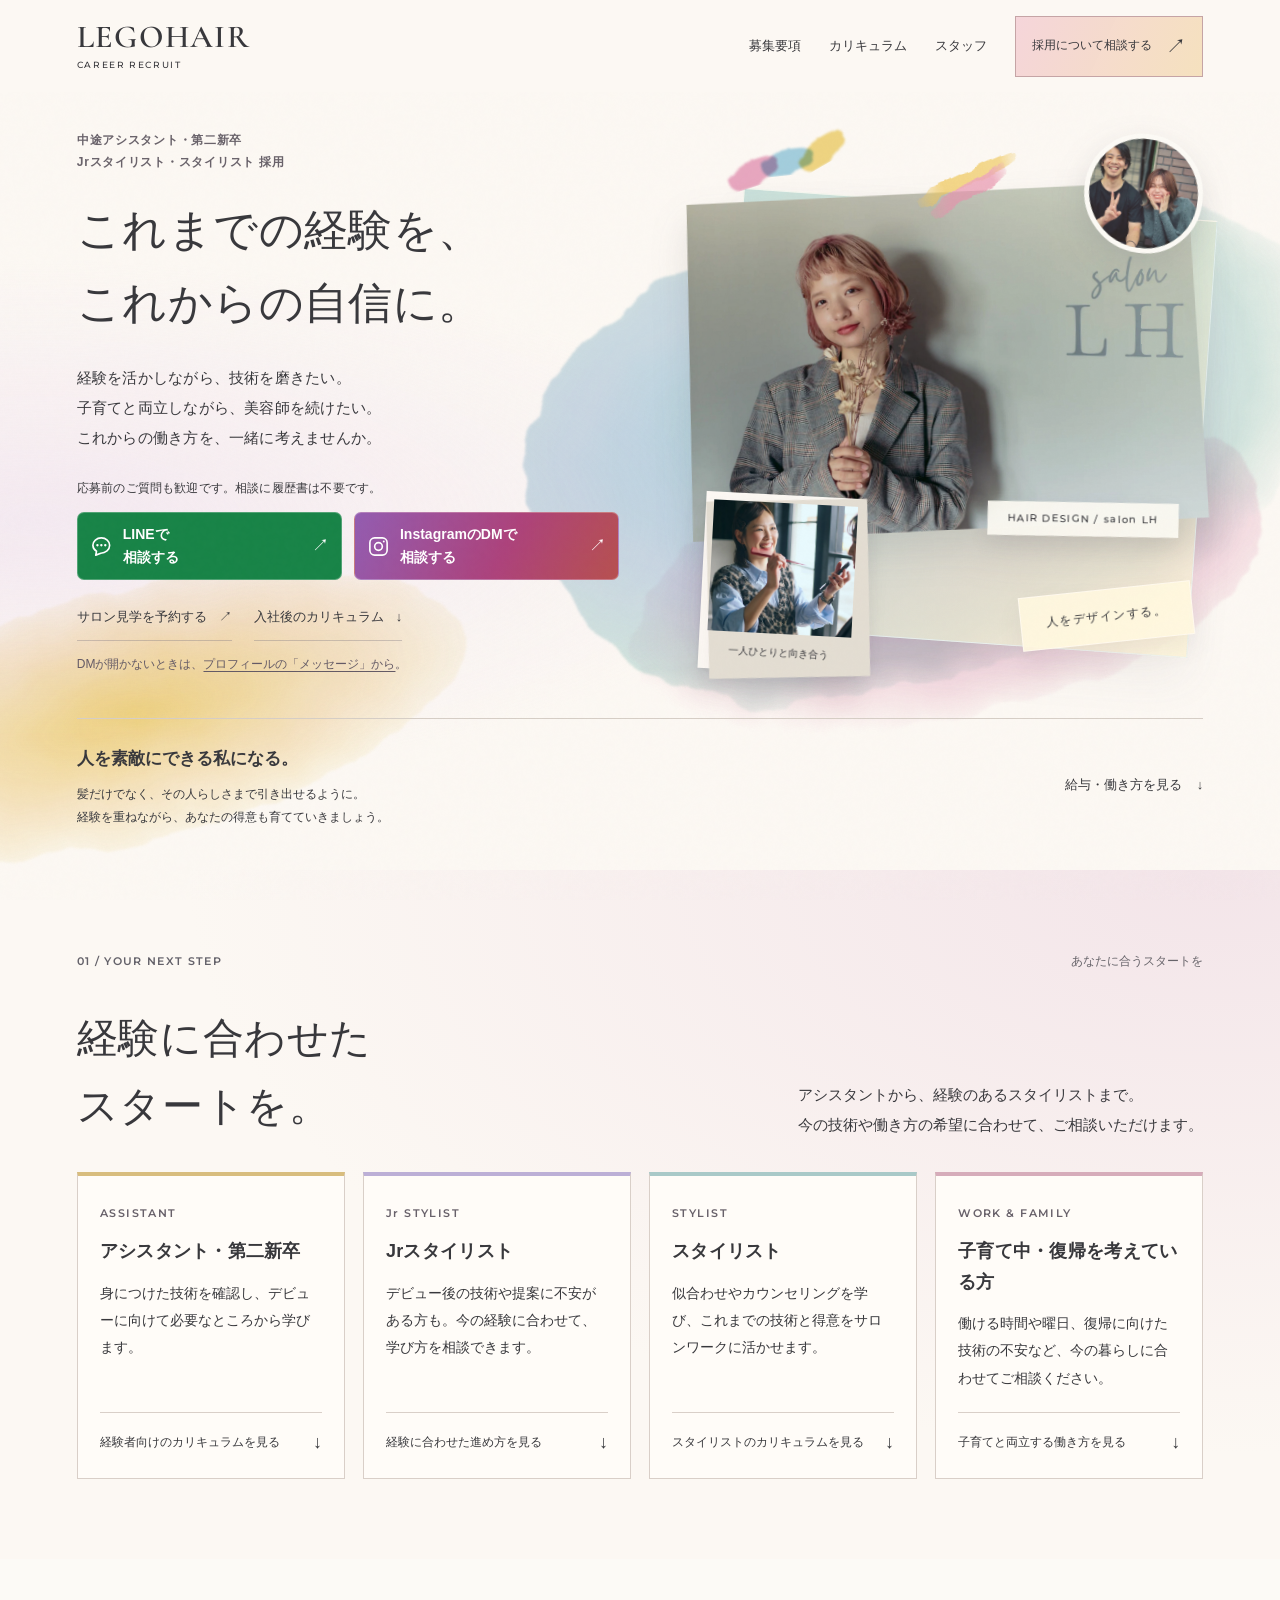
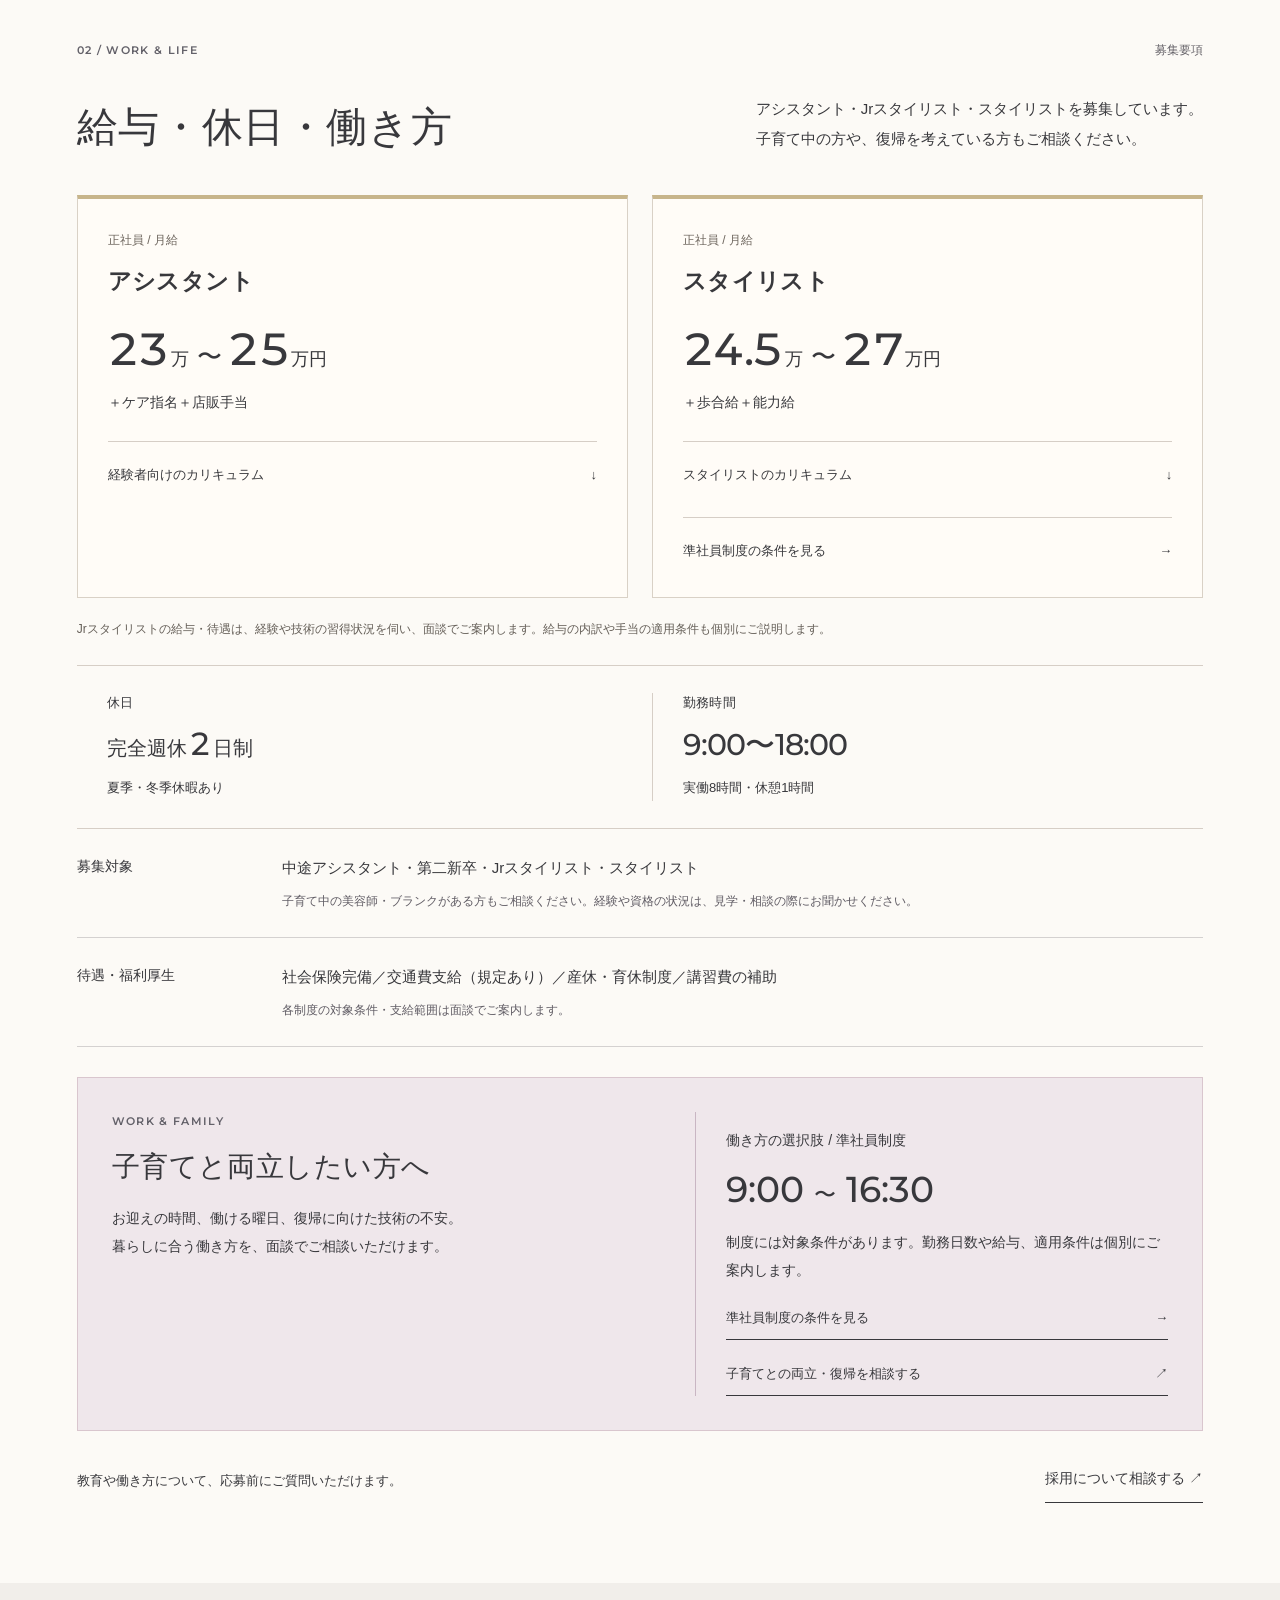
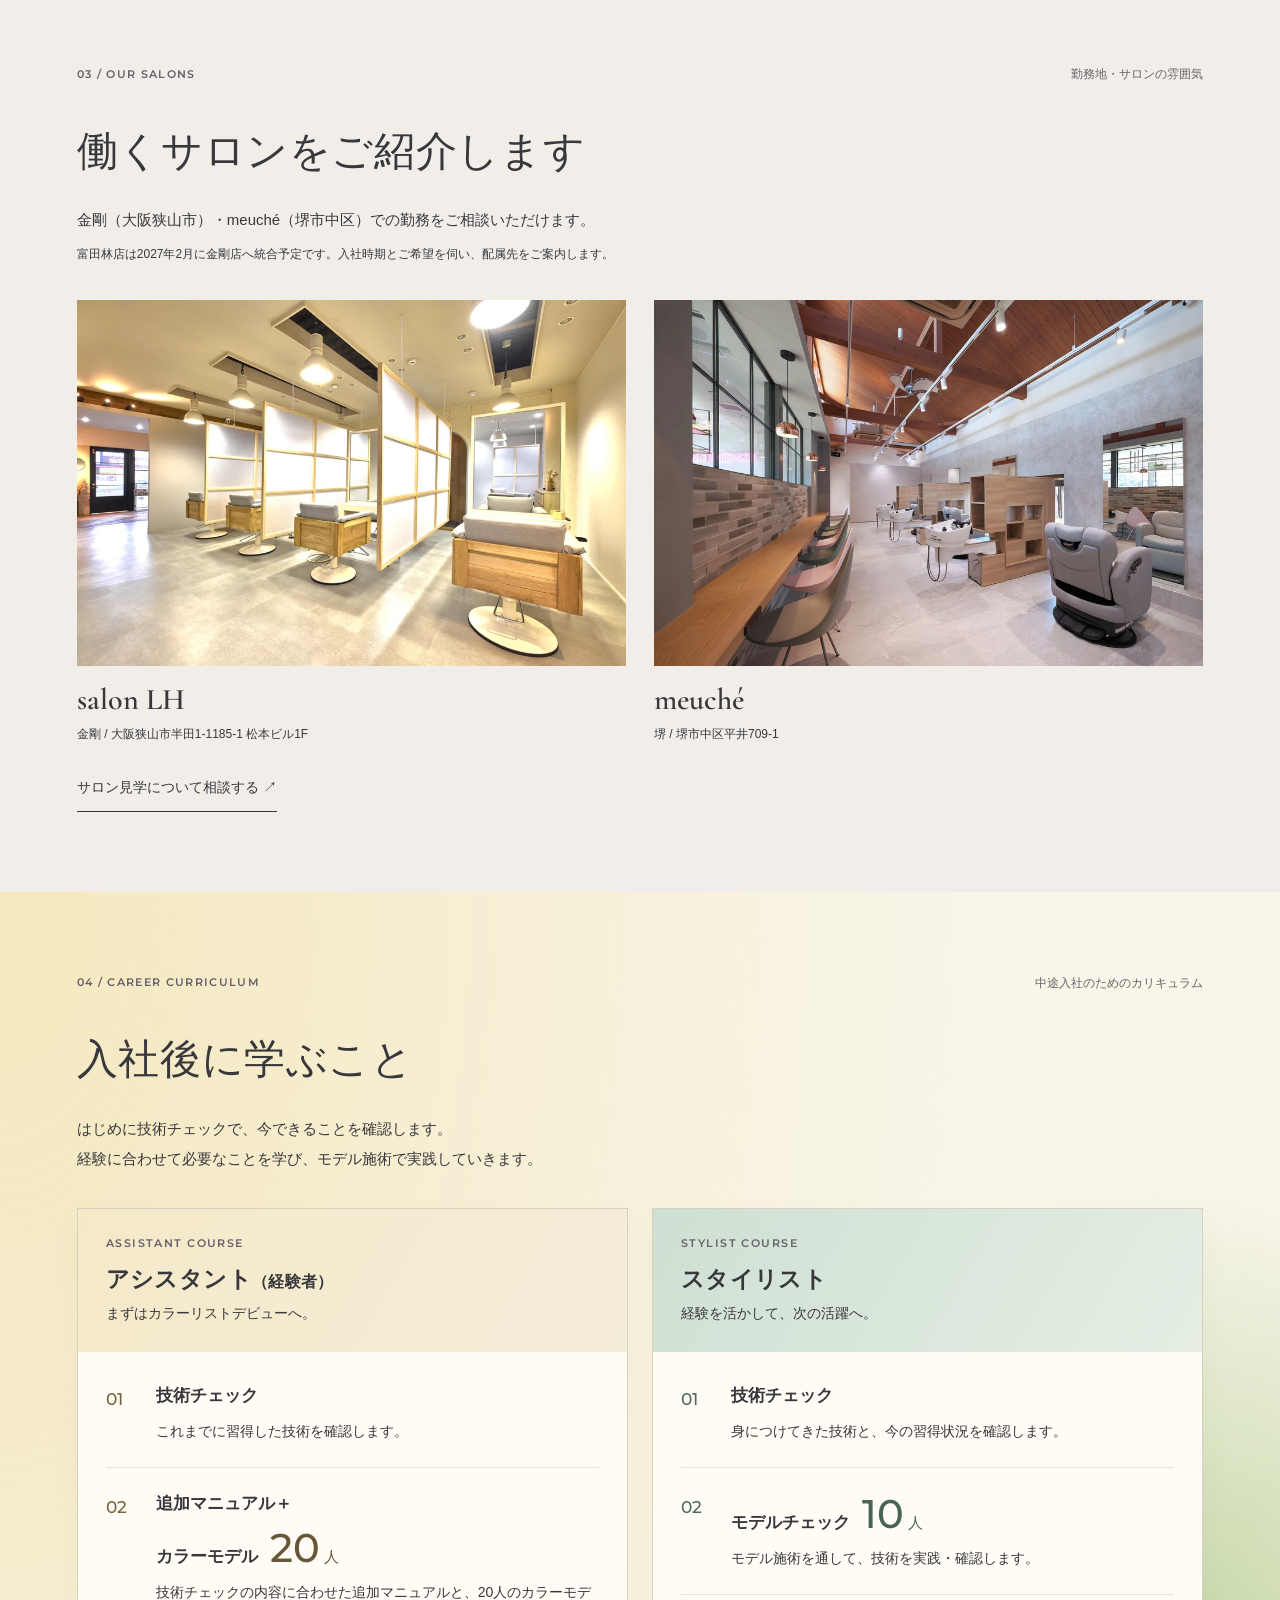
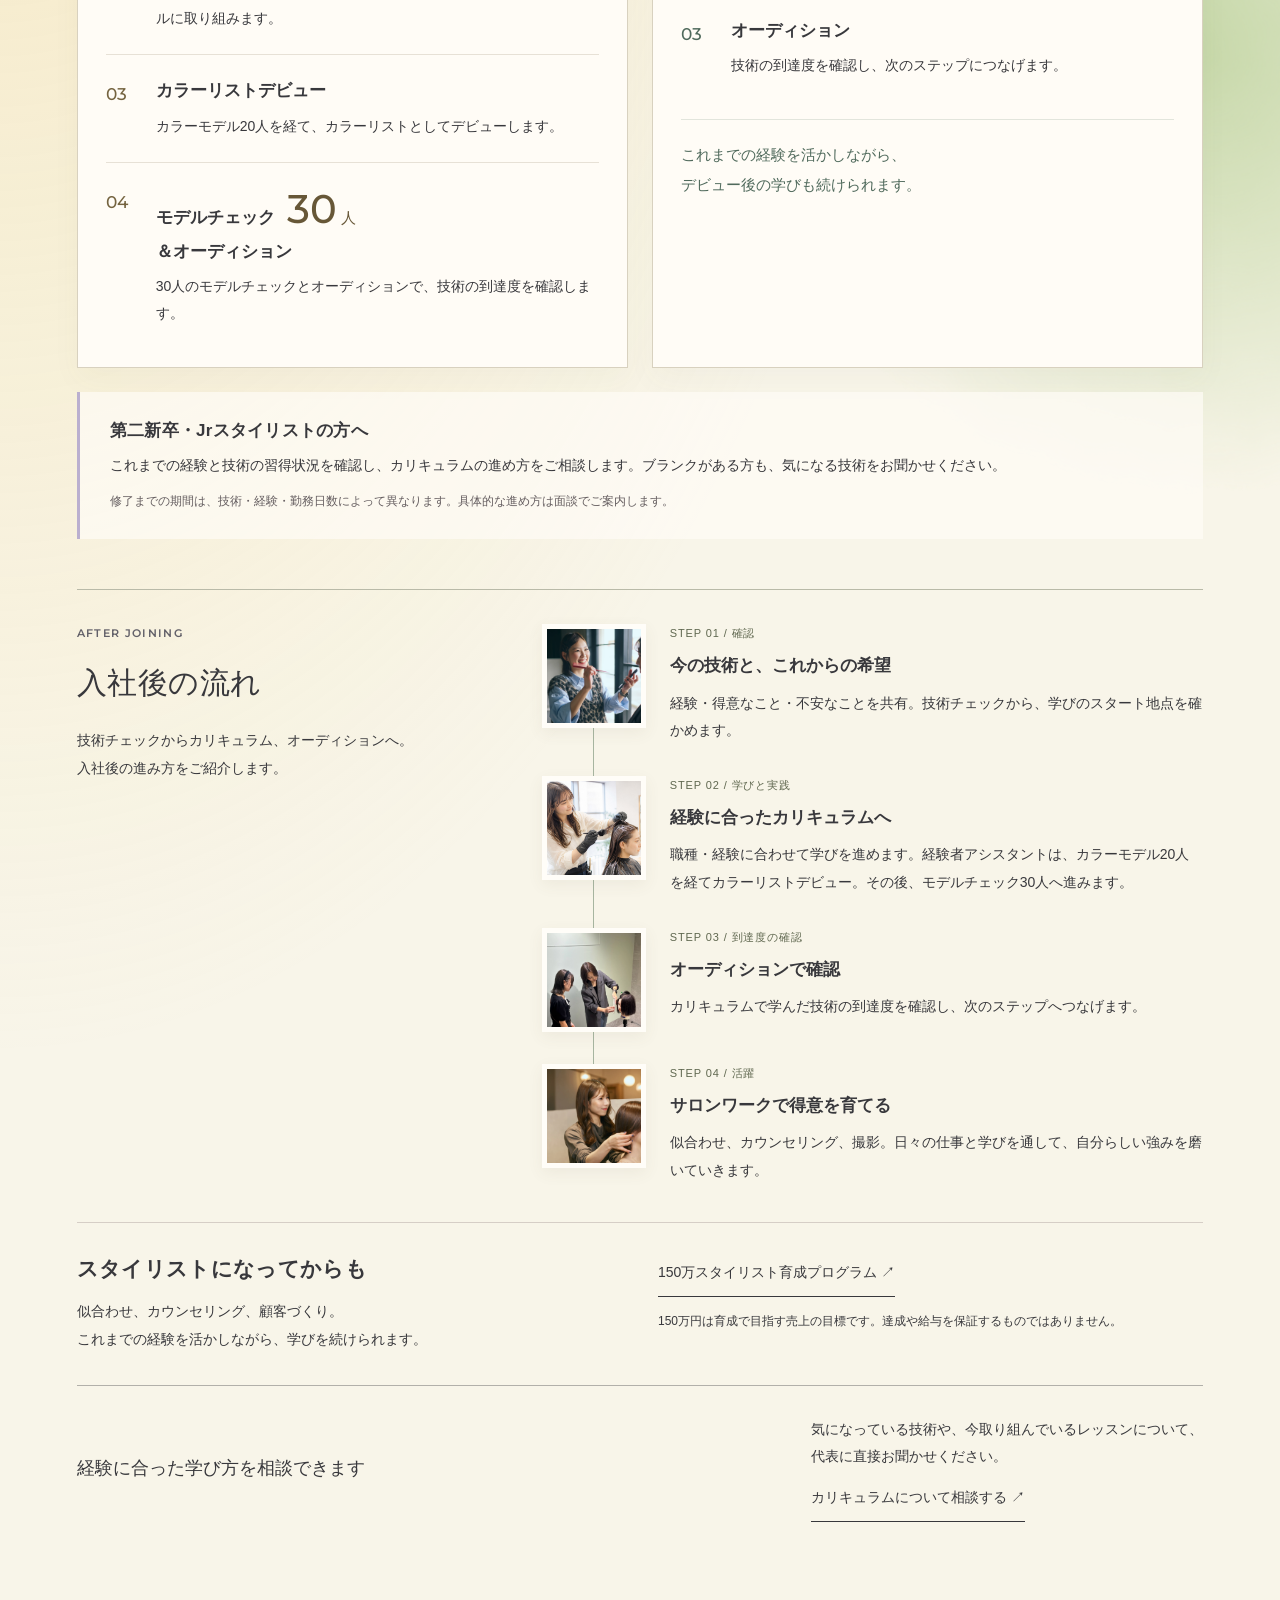
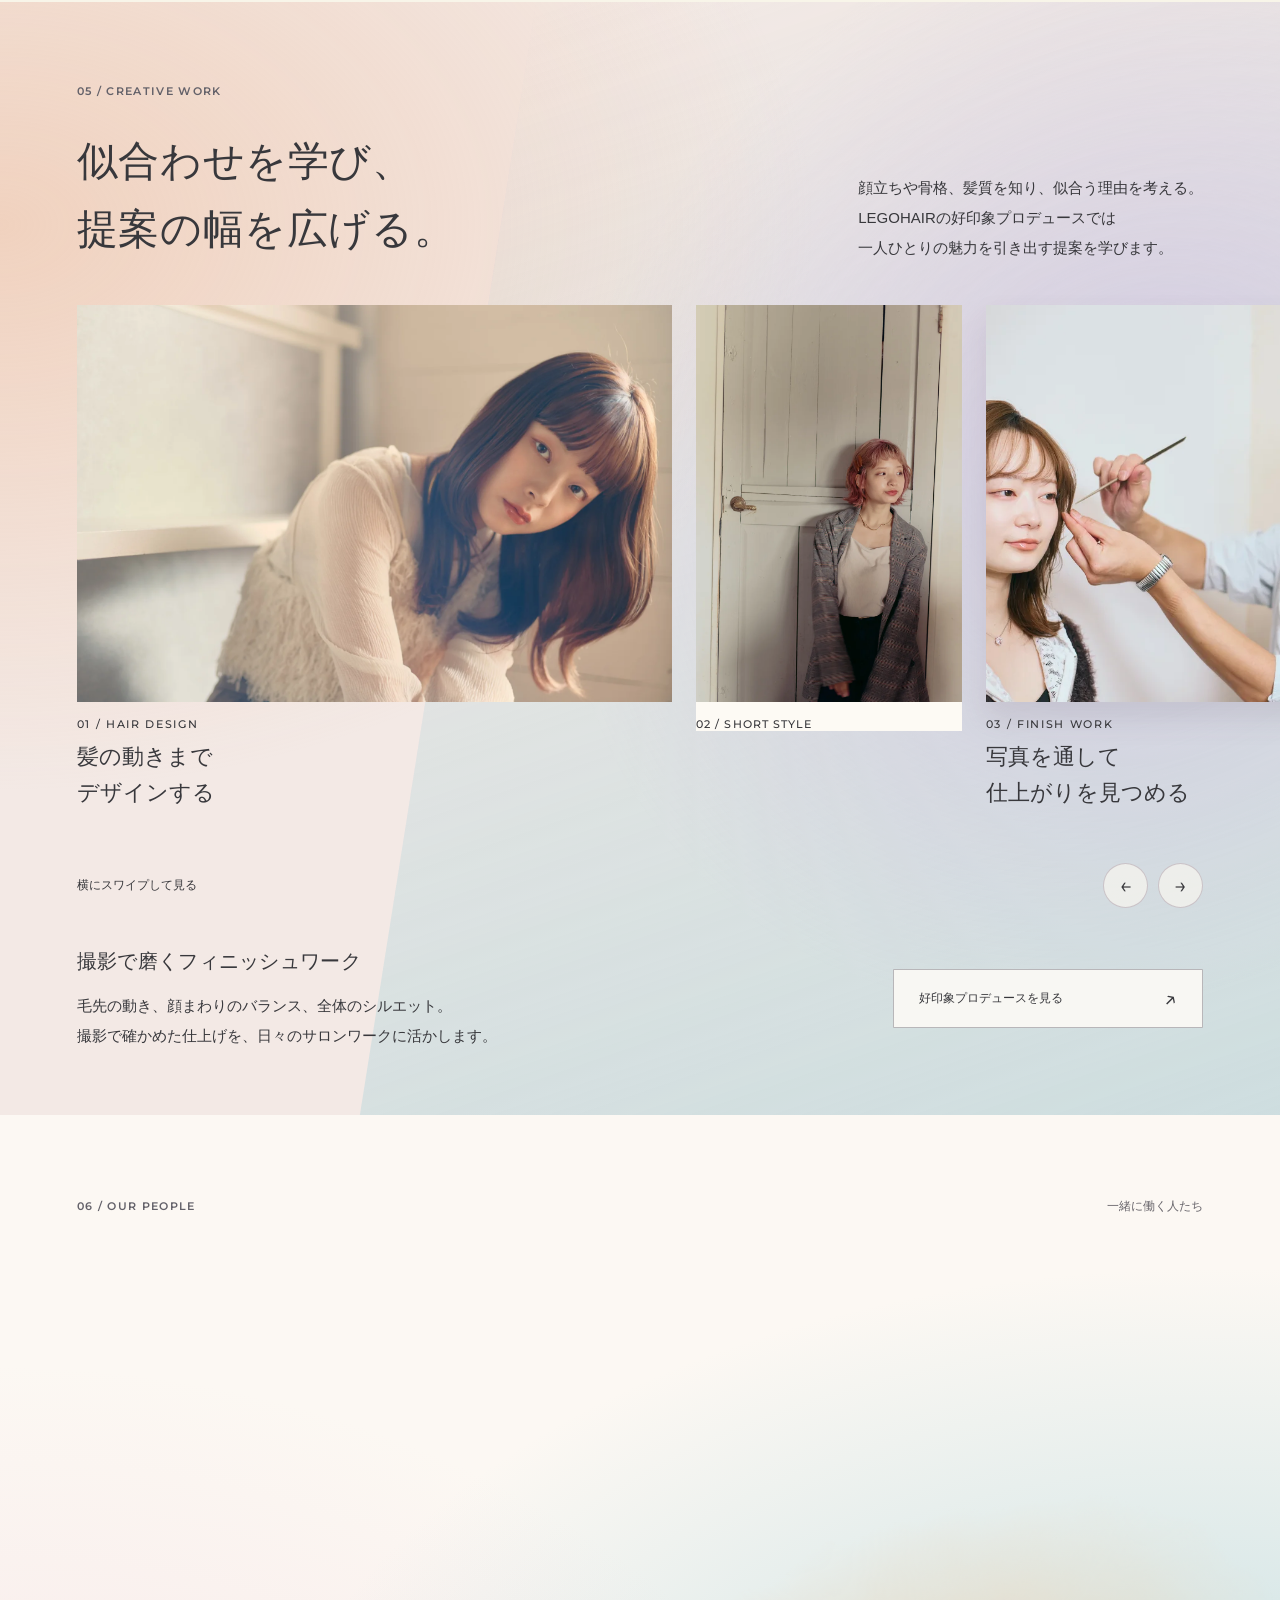
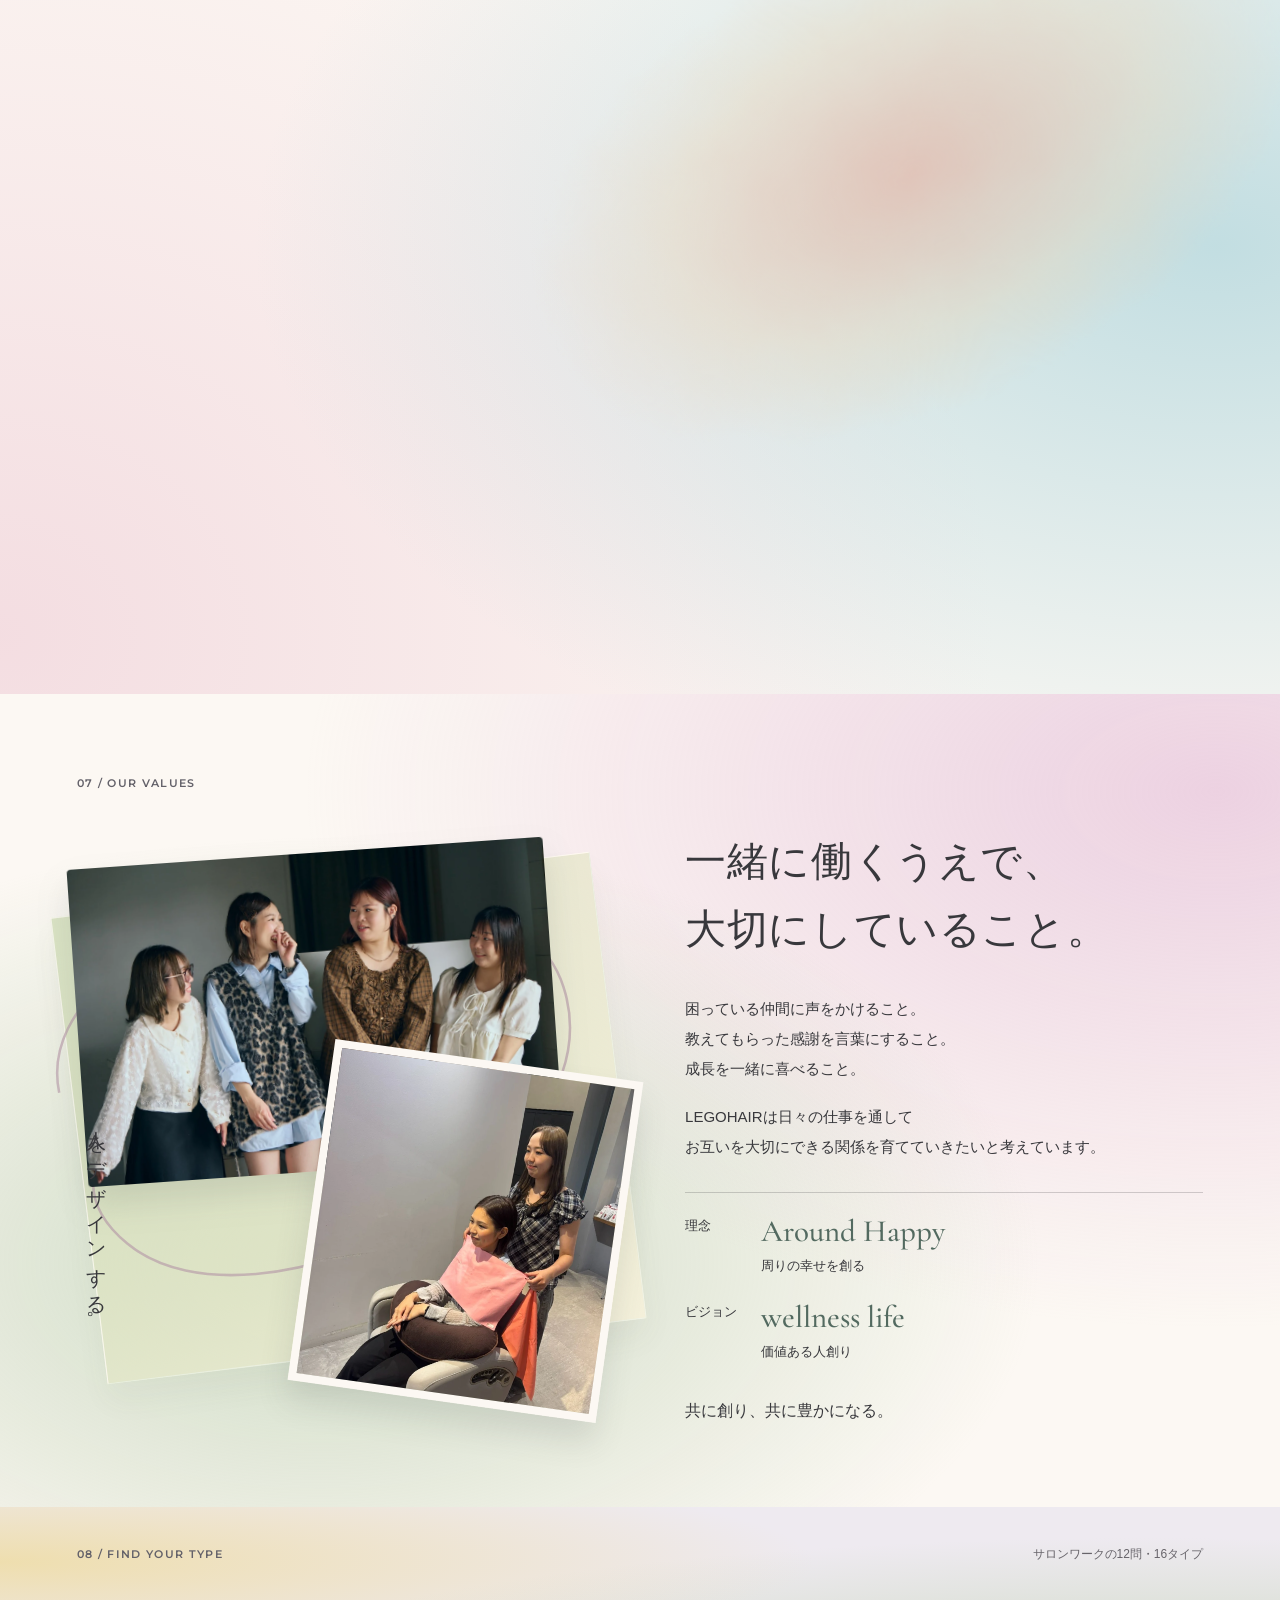
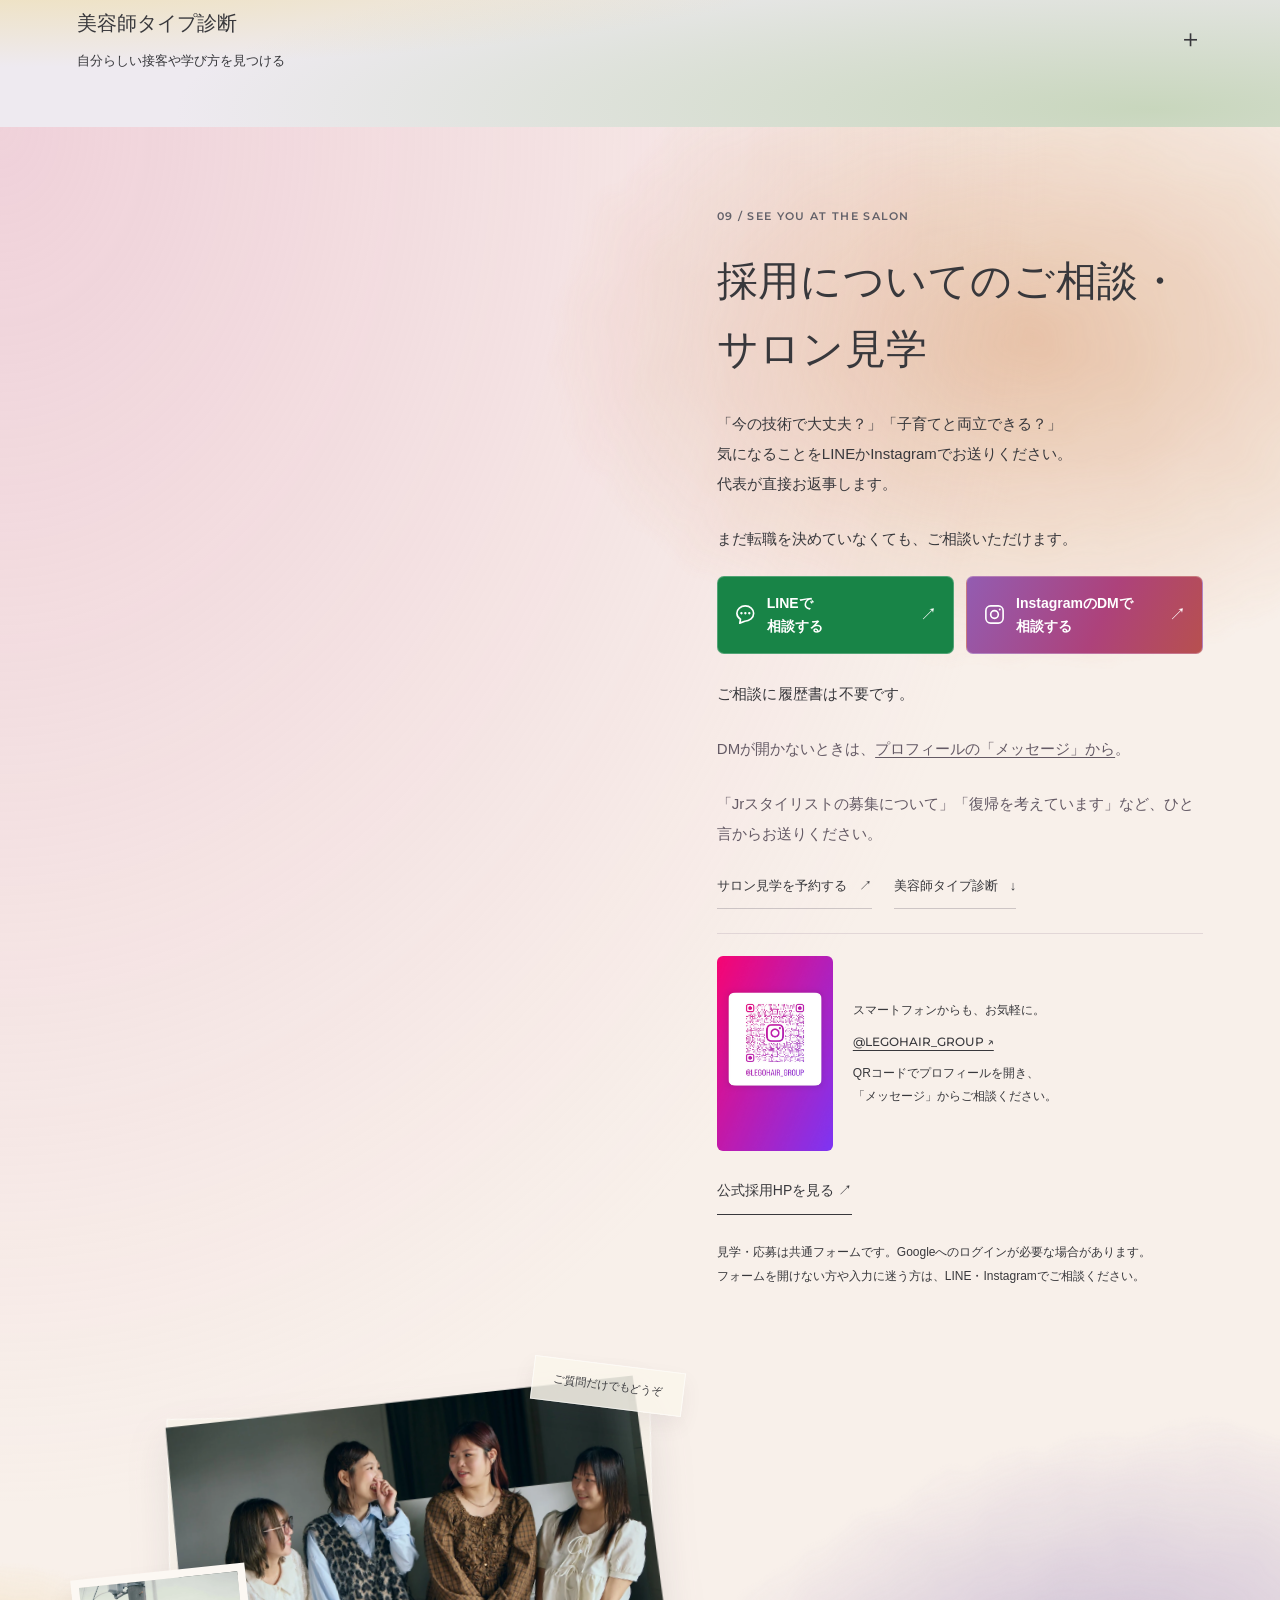
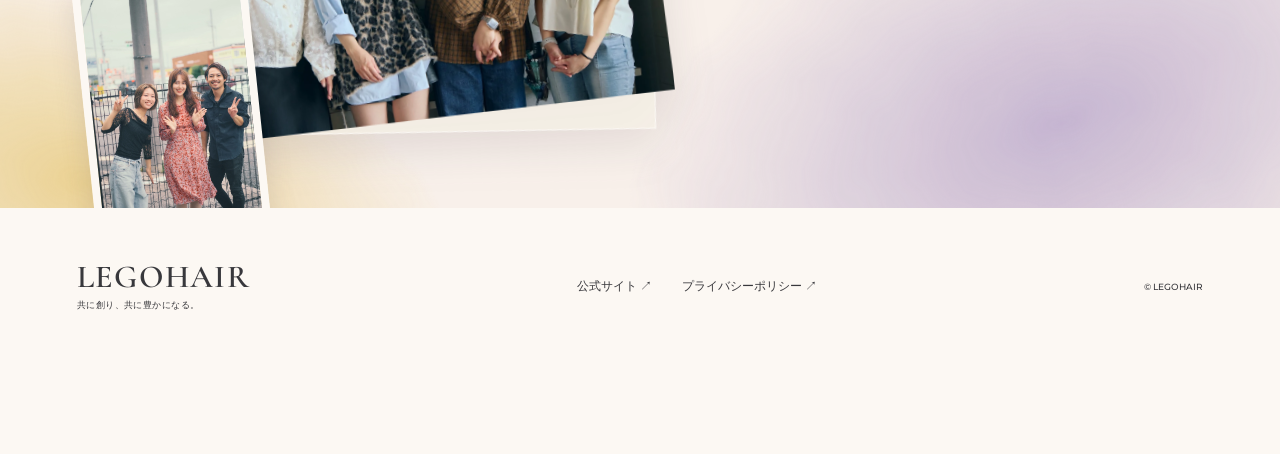
<file: index.html>
<!doctype html>
<html lang="ja"><head><meta charset="utf-8"><meta name="viewport" content="width=device-width, initial-scale=1, viewport-fit=cover"><meta name="robots" content="noindex,nofollow"><meta name="description" content="LEGOHAIRの中途採用。経験者アシスタント・第二新卒・Jrスタイリスト・スタイリストを募集。子育て中の美容師もご相談ください。経験に合わせたカリキュラムと入社後のロードマップをご紹介。LINE・Instagramで代表に直接相談できます。"><title>経験を、自信に。｜LEGOHAIR 中途採用</title><meta name="theme-color" content="#F8F6F2"><link rel="icon" href="assets/lego-icon.png"><link rel="preconnect" href="https://fonts.googleapis.com"><link rel="preconnect" href="https://fonts.gstatic.com" crossorigin><link href="https://fonts.googleapis.com/css2?family=Montserrat:wght@400;500;600;700;800&amp;family=Cormorant+Garamond:ital,wght@0,600;1,500&amp;display=swap" rel="stylesheet"><link rel="stylesheet" href="assets/collage.css"><link rel="stylesheet" href="assets/palette.css"><link rel="stylesheet" href="assets/consultation.css"><link rel="stylesheet" href="assets/career-growth.css"><link rel="stylesheet" href="assets/recruit-polish.css"><script defer src="assets/recruit-analytics.js"></script><script defer src="assets/collage.js"></script></head>
<body><svg class="paint-definitions" width="0" height="0" aria-hidden="true"><defs><filter id="paint-grain" x="-12%" y="-12%" width="124%" height="124%"><feTurbulence type="fractalNoise" baseFrequency=".018" numOctaves="3" seed="12" result="grain"/><feDisplacementMap in="SourceGraphic" in2="grain" scale="25" xChannelSelector="R" yChannelSelector="G"/><feGaussianBlur stdDeviation="1.1"/></filter></defs></svg><a class="skip" href="#main">本文へ進む</a>
<header class="header"><a class="brand" href="index.html" aria-label="LEGOHAIR 採用トップ"><span>LEGOHAIR</span><small>CAREER RECRUIT</small></a><nav class="desktop-nav" aria-label="メインメニュー"><a href="#work">募集要項</a><a href="#growth">カリキュラム</a><a href="#people">スタッフ</a></nav><a class="header-tour" href="#entry"><span class="header-label">採用について<span>相談する</span></span><span class="header-arrow" aria-hidden="true">↗</span></a><button class="menu-toggle" aria-expanded="false" aria-controls="mobile-menu" aria-label="メニューを開く"><span></span><span></span></button><nav id="mobile-menu" class="mobile-menu" aria-label="スマートフォンメニュー" hidden><a href="#career">募集対象</a><a href="#work">給与・働き方</a><a href="#salons">サロン紹介</a><a href="#growth">カリキュラム</a><a href="#roadmap">入社後の流れ</a><a href="#creative">似合わせ・撮影</a><a href="#people">スタッフ</a><a href="#values">大切にしていること</a><a href="#diagnosis">美容師タイプ診断</a><a href="#entry">採用相談・サロン見学</a></nav></header>
<main id="main">
<section class="hero" aria-labelledby="hero-title"><div class="hero-color aqua" aria-hidden="true"></div><div class="hero-color pink" aria-hidden="true"></div><div class="hero-color yellow" aria-hidden="true"></div><div class="hero-vellum" aria-hidden="true"></div><div class="hero-copy"><p class="eyebrow hero-intro"><span>中途アシスタント・第二新卒</span><span>Jrスタイリスト・スタイリスト 採用</span></p><h1 id="hero-title"><span class="mask"><span>これまでの経験を、</span></span><span class="mask"><span>これからの自信に。</span></span></h1><p class="hero-lead">経験を活かしながら、技術を磨きたい。<br>子育てと両立しながら、美容師を続けたい。<br>これからの働き方を、一緒に考えませんか。</p></div>
<div class="hero-collage" aria-label="LEGOHAIRのスタッフと仕事"><figure class="hero-main photo-enter" data-parallax="0.035"><img src="assets/collage/latest/hero-salon-lh.webp" alt="花を手にしたショートヘアのモデルとsalon LHのロゴ" width="1536" height="1024" fetchpriority="high"><figcaption>HAIR DESIGN / salon LH</figcaption></figure><figure class="hero-work photo-enter" data-parallax="-0.025"><img src="assets/collage/latest/consultation-3830.webp" alt="資料を手に笑顔で話すLEGOHAIRのスタッフ" width="1024" height="1536"><figcaption>一人ひとりと向き合う</figcaption></figure><figure class="hero-friends photo-enter" data-parallax="0.055"><img src="assets/collage/latest/pair-4872.webp" alt="店先で笑顔を見せるLEGOHAIRの2人" width="1536" height="1025"></figure><svg class="hero-scribble" viewBox="0 0 340 170" fill="none" aria-hidden="true"><path d="M15 100C80-30 304-8 324 71S138 197 93 139 190 35 238 56" stroke="#AC8F9B" stroke-width="1.3" stroke-linecap="round"/></svg><span class="hero-sticker" aria-hidden="true">人をデザインする。</span><span class="palette-dabs" aria-hidden="true"><i></i><i></i><i></i></span><span class="paint-strokes strokes-top" aria-hidden="true"><i></i><i></i></span><span class="paint-strokes strokes-bottom" aria-hidden="true"><i></i><i></i><i></i></span></div>
<div class="hero-actions"><p class="consult-reassurance">応募前のご質問も歓迎です。相談に履歴書は不要です。</p><div class="consult-buttons"><a class="consult-button consult-line" href="https://lin.ee/7dPFevn" data-event="line_consultation_click" data-placement="hero"><svg viewBox="0 0 24 24" fill="none" aria-hidden="true"><path d="M20.5 10.8c0 4.7-4.3 8.2-9.2 8.2L6 21l.8-4.1A7.5 7.5 0 0 1 3 10.8C3 6.5 6.9 3 11.8 3s8.7 3.5 8.7 7.8Z" stroke="currentColor" stroke-width="1.7" stroke-linejoin="round"/><path d="M7.7 10.7h.1m4-.0h.1m4-.0h.1" stroke="currentColor" stroke-width="2.4" stroke-linecap="round"/></svg><span class="consult-label"><span>LINEで</span><span>相談する</span></span><span class="consult-arrow" aria-hidden="true">↗</span></a><a class="consult-button consult-instagram" href="https://ig.me/m/legohair_group" data-event="instagram_dm_consultation_click" data-placement="hero"><svg viewBox="0 0 24 24" fill="none" aria-hidden="true"><rect x="3" y="3" width="18" height="18" rx="5" stroke="currentColor" stroke-width="1.7"/><circle cx="12" cy="12" r="4" stroke="currentColor" stroke-width="1.7"/><circle cx="17.5" cy="6.7" r="1" fill="currentColor"/></svg><span class="consult-label"><span>InstagramのDMで</span><span>相談する</span></span><span class="consult-arrow" aria-hidden="true">↗</span></a></div><div class="consult-secondary"><a href="https://docs.google.com/forms/d/e/1FAIpQLScxNHnbmHnlhdYBWE_F89-pQ6azJjjB5BQvKXiNePSSnvg8BA/viewform?usp=header" target="_blank" rel="noopener noreferrer" data-event="salon_tour_click" data-placement="hero">サロン見学を予約する <span aria-hidden="true">↗</span></a><a href="#growth">入社後のカリキュラム <span aria-hidden="true">↓</span></a></div><p class="consult-fallback">DMが開かないときは、<a href="https://www.instagram.com/legohair_group/" data-event="instagram_profile_click" data-placement="hero">プロフィールの「メッセージ」から</a>。</p></div><div class="hero-bottom"><span class="hero-brand-message">人を素敵にできる私になる。<small>髪だけでなく、その人らしさまで引き出せるように。<br>経験を重ねながら、あなたの得意も育てていきましょう。</small></span><a href="#work">給与・働き方を見る <span aria-hidden="true">↓</span></a></div></section>

<section id="career" class="career section" aria-labelledby="career-title">
  <div class="section-top"><p class="eyebrow">01 / YOUR NEXT STEP</p><span class="small">あなたに合うスタートを</span></div>
  <div class="career-heading reveal"><h2 id="career-title">経験に合わせた<br>スタートを。</h2><p>アシスタントから、経験のあるスタイリストまで。<br>今の技術や働き方の希望に合わせて、ご相談いただけます。</p></div>
  <div class="career-grid">
    <article class="career-card reveal"><p class="career-label">ASSISTANT</p><h3>アシスタント・第二新卒</h3><p>身につけた技術を確認し、デビューに向けて必要なところから学びます。</p><a href="#curriculum-assistant">経験者向けのカリキュラムを見る <span aria-hidden="true">↓</span></a></article>
    <article class="career-card reveal"><p class="career-label">Jr STYLIST</p><h3>Jrスタイリスト</h3><p>デビュー後の技術や提案に不安がある方も。今の経験に合わせて、学び方を相談できます。</p><a href="#curriculum-guidance">経験に合わせた進め方を見る <span aria-hidden="true">↓</span></a></article>
    <article class="career-card reveal"><p class="career-label">STYLIST</p><h3>スタイリスト</h3><p>似合わせやカウンセリングを学び、これまでの技術と得意をサロンワークに活かせます。</p><a href="#curriculum-stylist">スタイリストのカリキュラムを見る <span aria-hidden="true">↓</span></a></article>
    <article class="career-card reveal"><p class="career-label">WORK &amp; FAMILY</p><h3>子育て中・復帰を考えている方</h3><p>働ける時間や曜日、復帰に向けた技術の不安など、今の暮らしに合わせてご相談ください。</p><a href="#parent-stylist">子育てと両立する働き方を見る <span aria-hidden="true">↓</span></a></article>
  </div>
</section>

<section id="work" class="work section" aria-labelledby="work-title">
<span id="recruit" class="anchor-alias" aria-hidden="true"></span><span id="assistant" class="anchor-alias" aria-hidden="true"></span>
<div class="section-top"><p class="eyebrow">02 / WORK &amp; LIFE</p><span class="small">募集要項</span></div>
<div class="work-heading"><h2 id="work-title">給与・休日・働き方</h2><p>アシスタント・Jrスタイリスト・スタイリストを募集しています。<br>子育て中の方や、復帰を考えている方もご相談ください。</p></div>
<div class="job-grid">
  <article class="job-card" aria-labelledby="assistant-job-title"><p class="job-label">正社員 / 月給</p><h3 id="assistant-job-title">アシスタント</h3><p class="job-pay" aria-label="月給23万〜25万円"><span class="pay-value">23<span class="pay-unit">万</span><span class="pay-range">〜</span>25<span class="pay-unit">万円</span></span></p><p class="job-addition">＋ケア指名＋店販手当</p><a class="job-link" href="#curriculum-assistant">経験者向けのカリキュラム <span aria-hidden="true">↓</span></a></article>
  <article id="stylist" class="job-card" aria-labelledby="stylist-job-title"><p class="job-label">正社員 / 月給</p><h3 id="stylist-job-title">スタイリスト</h3><p class="job-pay" aria-label="月給24.5万〜27万円"><span class="pay-value">24.5<span class="pay-unit">万</span><span class="pay-range">〜</span>27<span class="pay-unit">万円</span></span></p><p class="job-addition">＋歩合給＋能力給</p><a class="job-link" href="#curriculum-stylist">スタイリストのカリキュラム <span aria-hidden="true">↓</span></a><a class="job-link" href="semi-employee.html">準社員制度の条件を見る <span aria-hidden="true">→</span></a></article>
</div>
<p class="work-note">Jrスタイリストの給与・待遇は、経験や技術の習得状況を伺い、面談でご案内します。給与の内訳や手当の適用条件も個別にご説明します。</p>
<div class="work-facts"><div><h3>休日</h3><p class="fact-value">完全週休<span>2</span>日制</p><p>夏季・冬季休暇あり</p></div><div><h3>勤務時間</h3><p class="fact-value fact-time">9:00〜18:00</p><p>実働8時間・休憩1時間</p></div></div>
<dl class="work-details"><div><dt>募集対象</dt><dd>中途アシスタント・第二新卒・Jrスタイリスト・スタイリスト<small>子育て中の美容師・ブランクがある方もご相談ください。経験や資格の状況は、見学・相談の際にお聞かせください。</small></dd></div><div><dt>待遇・福利厚生</dt><dd>社会保険完備／交通費支給（規定あり）／産休・育休制度／講習費の補助<br><small>各制度の対象条件・支給範囲は面談でご案内します。</small></dd></div></dl><aside id="parent-stylist" class="parent-stylist" aria-labelledby="parent-title"><div><p class="eyebrow">WORK &amp; FAMILY</p><h3 id="parent-title">子育てと両立したい方へ</h3><p>お迎えの時間、働ける曜日、復帰に向けた技術の不安。<br>暮らしに合う働き方を、面談でご相談いただけます。</p></div><div class="parent-option"><p class="parent-option-label">働き方の選択肢 / 準社員制度</p><p class="parent-hours">9:00<span>〜</span>16:30</p><p class="small">制度には対象条件があります。勤務日数や給与、適用条件は個別にご案内します。</p><a class="text-link" href="semi-employee.html">準社員制度の条件を見る <span aria-hidden="true">→</span></a><a class="text-link" href="#entry">子育てとの両立・復帰を相談する <span aria-hidden="true">↗</span></a></div></aside>
<div class="section-next"><p>教育や働き方について、応募前にご質問いただけます。</p><a class="text-link" href="#entry">採用について相談する <span aria-hidden="true">↗</span></a></div>
</section>

<section id="salons" class="salons section" aria-labelledby="salons-title"><div class="section-top"><p class="eyebrow">03 / OUR SALONS</p><span class="small">勤務地・サロンの雰囲気</span></div><div class="salons-heading"><h2 id="salons-title">働くサロンをご紹介します</h2><p>金剛（大阪狭山市）・meuché（堺市中区）での勤務をご相談いただけます。<br><small>富田林店は2027年2月に金剛店へ統合予定です。入社時期とご希望を伺い、配属先をご案内します。</small></p></div><div class="salon-pair"><figure><img src="assets/editorial/lhInterior-960.webp" alt="salon LH 金剛店の半個室のセット面" width="960" height="640" loading="lazy"><figcaption><strong>salon LH</strong><span>金剛 / 大阪狭山市半田1-1185-1 松本ビル1F</span></figcaption></figure><figure><img src="assets/editorial/meuche-960.webp" alt="meuchéの明るい半個室空間" width="960" height="672" loading="lazy"><figcaption><strong>meuché</strong><span>堺 / 堺市中区平井709-1</span></figcaption></figure></div><a class="text-link" href="#entry">サロン見学について相談する <span aria-hidden="true">↗</span></a></section>

<section id="growth" class="growth section career-growth" aria-labelledby="growth-title">
  <span id="education" class="anchor-alias" aria-hidden="true"></span>
  <div class="section-top"><p class="eyebrow">04 / CAREER CURRICULUM</p><span class="small">中途入社のためのカリキュラム</span></div>
  <div class="growth-head reveal"><h2 id="growth-title">入社後に学ぶこと</h2><div><p>はじめに技術チェックで、今できることを確認します。<br>経験に合わせて必要なことを学び、モデル施術で実践していきます。</p></div></div>
  <div class="curriculum-grid">
    <article id="curriculum-assistant" class="curriculum-card assistant-course" aria-labelledby="assistant-course-title">
      <div class="course-heading"><p class="career-label">ASSISTANT COURSE</p><h3 id="assistant-course-title">アシスタント<span>（経験者）</span></h3><p>まずはカラーリストデビューへ。</p></div>
      <ol class="curriculum-steps">
        <li><span class="course-number" aria-hidden="true">01</span><div><h4>技術チェック</h4><p>これまでに習得した技術を確認します。</p></div></li>
        <li><span class="course-number" aria-hidden="true">02</span><div><h4><span class="course-line">追加マニュアル＋</span>カラーモデル <strong>20<span>人</span></strong></h4><p>技術チェックの内容に合わせた追加マニュアルと、20人のカラーモデルに取り組みます。</p></div></li>
        <li><span class="course-number" aria-hidden="true">03</span><div><h4>カラーリストデビュー</h4><p>カラーモデル20人を経て、カラーリストとしてデビューします。</p></div></li>
        <li><span class="course-number" aria-hidden="true">04</span><div><h4>モデルチェック <strong>30<span>人</span></strong><span class="course-line">＆オーディション</span></h4><p>30人のモデルチェックとオーディションで、技術の到達度を確認します。</p></div></li>
      </ol>
    </article>
    <article id="curriculum-stylist" class="curriculum-card stylist-course" aria-labelledby="stylist-course-title">
      <div class="course-heading"><p class="career-label">STYLIST COURSE</p><h3 id="stylist-course-title">スタイリスト</h3><p>経験を活かして、次の活躍へ。</p></div>
      <ol class="curriculum-steps">
        <li><span class="course-number" aria-hidden="true">01</span><div><h4>技術チェック</h4><p>身につけてきた技術と、今の習得状況を確認します。</p></div></li>
        <li><span class="course-number" aria-hidden="true">02</span><div><h4>モデルチェック <strong>10<span>人</span></strong></h4><p>モデル施術を通して、技術を実践・確認します。</p></div></li>
        <li><span class="course-number" aria-hidden="true">03</span><div><h4>オーディション</h4><p>技術の到達度を確認し、次のステップにつなげます。</p></div></li>
      </ol>
      <p class="course-message">これまでの経験を活かしながら、<br>デビュー後の学びも続けられます。</p>
    </article>
  </div>
  <div id="curriculum-guidance" class="curriculum-guidance"><h3>第二新卒・Jrスタイリストの方へ</h3><p>これまでの経験と技術の習得状況を確認し、カリキュラムの進め方をご相談します。ブランクがある方も、気になる技術をお聞かせください。</p><p class="small">修了までの期間は、技術・経験・勤務日数によって異なります。具体的な進め方は面談でご案内します。</p></div>
  <div id="roadmap" class="career-roadmap" aria-labelledby="roadmap-title">
    <div class="roadmap-heading"><p class="eyebrow">AFTER JOINING</p><h3 id="roadmap-title">入社後の流れ</h3><p>技術チェックからカリキュラム、オーディションへ。<br>入社後の進み方をご紹介します。</p></div>
    <ol class="roadmap-list">
      <li><div class="roadmap-photo"><img src="assets/collage/latest/consultation-3830.webp" alt="資料を手に話すLEGOHAIRのスタッフ" width="1024" height="1536" loading="lazy"></div><div class="roadmap-copy"><span class="roadmap-number">STEP 01 / 確認</span><h4>今の技術と、これからの希望</h4><p>経験・得意なこと・不安なことを共有。技術チェックから、学びのスタート地点を確かめます。</p></div></li>
      <li><div class="roadmap-photo"><img src="assets/lp-img-08.jpg" alt="カラーを塗布するLEGOHAIRのスタッフ" width="700" height="700" loading="lazy"></div><div class="roadmap-copy"><span class="roadmap-number">STEP 02 / 学びと実践</span><h4>経験に合ったカリキュラムへ</h4><p>職種・経験に合わせて学びを進めます。経験者アシスタントは、カラーモデル20人を経てカラーリストデビュー。その後、モデルチェック30人へ進みます。</p></div></li>
      <li><div class="roadmap-photo"><img src="assets/collage/wig-training-20261028.webp" alt="ウィッグでカット技術を練習する様子" width="1050" height="1400" loading="lazy"></div><div class="roadmap-copy"><span class="roadmap-number">STEP 03 / 到達度の確認</span><h4>オーディションで確認</h4><p>カリキュラムで学んだ技術の到達度を確認し、次のステップへつなげます。</p></div></li>
      <li><div class="roadmap-photo"><img src="assets/collage/latest/styling-3113.webp" alt="お客様の髪を丁寧に整えるLEGOHAIRのスタッフ" width="1024" height="1536" loading="lazy"></div><div class="roadmap-copy"><span class="roadmap-number">STEP 04 / 活躍</span><h4>サロンワークで得意を育てる</h4><p>似合わせ、カウンセリング、撮影。日々の仕事と学びを通して、自分らしい強みを磨いていきます。</p></div></li>
    </ol>
  </div>
  <div class="career-program"><div><h3>スタイリストになってからも</h3><p>似合わせ、カウンセリング、顧客づくり。<br>これまでの経験を活かしながら、学びを続けられます。</p></div><div><a class="text-link" href="https://salon-lh.com/lp/150man-program.html" target="_blank" rel="noopener noreferrer">150万スタイリスト育成プログラム <span aria-hidden="true">↗</span></a><p class="small">150万円は育成で目指す売上の目標です。達成や給与を保証するものではありません。</p></div></div><div class="growth-foot"><span>経験に合った学び方を相談できます</span><div><p>気になっている技術や、今取り組んでいるレッスンについて、<br>代表に直接お聞かせください。</p><a class="text-link" href="#entry">カリキュラムについて相談する <span aria-hidden="true">↗</span></a></div></div>
</section>

<section id="creative" class="creative" aria-labelledby="creative-title"><span id="produce" class="anchor-alias" aria-hidden="true"></span><span id="shooting" class="anchor-alias" aria-hidden="true"></span><div class="creative-heading section"><p class="eyebrow">05 / CREATIVE WORK</p><div class="creative-title reveal"><h2 id="creative-title">似合わせを学び、<br>提案の幅を広げる。</h2><p>顔立ちや骨格、髪質を知り、似合う理由を考える。<br>LEGOHAIRの好印象プロデュースでは<br>一人ひとりの魅力を引き出す提案を学びます。</p></div></div><div class="creative-gallery" tabindex="0" role="region" aria-label="ヘア作品と撮影のギャラリー。横にスクロールできます"><figure class="creative-full"><img src="assets/editorial/3480-1600.webp" alt="柔らかな自然光の中で撮影したレイヤーヘアの作品" width="1600" height="1067" loading="lazy"><figcaption><span>01 / HAIR DESIGN</span><strong>髪の動きまで<br>デザインする</strong></figcaption></figure><figure class="creative-portrait"><img src="assets/editorial/2151-960.webp" alt="ショートヘアのスタイル作品" width="960" height="1440" loading="lazy"><figcaption>02 / SHORT STYLE</figcaption></figure><figure class="creative-work"><img src="assets/editorial/1839-960.webp" alt="撮影でモデルの髪の仕上がりを確認するスタッフ" width="960" height="640" loading="lazy"><figcaption><span>03 / FINISH WORK</span><strong>写真を通して<br>仕上がりを見つめる</strong></figcaption></figure><figure class="creative-portrait last"><img src="assets/editorial/5031-960.webp" alt="眼鏡とウェーブを組み合わせたヘア作品" width="960" height="1439" loading="lazy"><figcaption>04 / HAIR DESIGN</figcaption></figure></div><div class="gallery-controls"><span>横にスワイプして見る</span><div><button type="button" data-gallery="-1" aria-label="前の作品へ">←</button><button type="button" data-gallery="1" aria-label="次の作品へ">→</button></div></div><div class="creative-bottom section"><div><h3>撮影で磨くフィニッシュワーク</h3><p>毛先の動き、顔まわりのバランス、全体のシルエット。<br>撮影で確かめた仕上げを、日々のサロンワークに活かします。</p></div><a class="button light" href="https://salon-lh.com/produce/" data-event="official_recruit_click" data-placement="produce" target="_blank" rel="noopener noreferrer">好印象プロデュースを見る <span>↗</span></a></div></section>

<section id="people" class="people section" aria-labelledby="people-title"><div class="section-top"><p class="eyebrow">06 / OUR PEOPLE</p><span class="small">一緒に働く人たち</span></div><div class="people-head reveal"><h2 id="people-title">一緒に働くスタッフ</h2><p>お客様と向き合う真剣な表情も<br>仲間と過ごすときの笑顔も。<br>LEGOHAIRの日常をご紹介します。</p></div><div class="people-spread"><figure class="people-cover reveal"><img src="assets/collage/latest/team-2551.webp" alt="頬に手を添えて並ぶLEGOHAIRのスタッフ3人" width="1536" height="1024" loading="lazy"><figcaption><span>01</span> カメラを向けるとこの笑顔</figcaption><span class="photo-stamp" aria-hidden="true">LEGOHAIR<br>PEOPLE</span></figure><figure class="people-lesson reveal"><img src="assets/collage/latest/styling-3113.webp" alt="お客様の髪を整えるLEGOHAIRのスタッフ" width="1024" height="1536" loading="lazy"><figcaption><span>02</span> 仕上げまで丁寧に</figcaption></figure><div class="people-voice reveal"><span class="quote-mark" aria-hidden="true">“</span><blockquote>スタイリストとして日々お客様と向き合う時間が、とても楽しいです。</blockquote><p>樋川 優芽 <span>／ スタイリスト</span></p><a href="https://salon-lh.com/recruit/" target="_blank" rel="noopener noreferrer" data-event="official_recruit_click" data-placement="voice">公式採用HPのスタッフの声より ↗</a></div><div class="people-switch reveal"><button class="photo-switch" type="button" aria-label="スタッフ写真を切り替える"><img id="people-switch-photo" src="assets/collage/latest/team-3086.webp" alt="撮影の日に笑顔を見せるスタッフ3人" width="1536" height="1024" loading="lazy"><span>もう1枚見る <b>↗</b></span></button><p class="small" id="photo-caption">撮影の日のひとこま</p></div><span class="people-word" aria-hidden="true">Hello,<br><i>LEGOHAIR.</i></span></div></section>

<section id="values" class="values section" aria-labelledby="values-title"><p class="eyebrow">07 / OUR VALUES</p><div class="values-layout"><div class="values-photos reveal"><figure><img src="assets/collage/latest/team-2368.webp" alt="並んで笑い合うLEGOHAIRのスタッフ4人" width="1536" height="1024" loading="lazy"></figure><figure><img src="assets/collage/color-consultation-20261028.webp" alt="パーソナルカラーの相談に向き合うスタッフ" width="1050" height="1400" loading="lazy"></figure><svg viewBox="0 0 400 400" fill="none" aria-hidden="true"><path d="M24 210C-2 83 337 8 378 136S162 390 72 316 165 147 273 174" stroke="#B79BA9" stroke-width="1.8"/></svg><span>人をデザインする。</span></div><div class="values-copy reveal"><h2 id="values-title">一緒に働くうえで、<br>大切にしていること。</h2><p>困っている仲間に声をかけること。<br>教えてもらった感謝を言葉にすること。<br>成長を一緒に喜べること。</p><p>LEGOHAIRは日々の仕事を通して<br>お互いを大切にできる関係を育てていきたいと考えています。</p><dl class="philosophy"><div><dt>理念</dt><dd><strong>Around Happy</strong><span>周りの幸せを創る</span></dd></div><div><dt>ビジョン</dt><dd><strong>wellness life</strong><span>価値ある人創り</span></dd></div></dl><p class="values-sign">共に創り、共に豊かになる。</p></div></div></section>

<section id="diagnosis" class="diagnosis section" aria-labelledby="quiz-title"><div class="quiz-circle" aria-hidden="true"></div><div class="quiz-curve" aria-hidden="true"></div>
<div class="section-top"><p class="eyebrow">08 / FIND YOUR TYPE</p><span class="small">サロンワークの12問・16タイプ</span></div>
<details id="diagnosis-details" class="diagnosis-disclosure"><summary><span><strong>美容師タイプ診断</strong><small>自分らしい接客や学び方を見つける</small></span><span class="disclosure-icon" aria-hidden="true">＋</span></summary>
<div class="diagnosis-layout"><div class="diagnosis-intro reveal"><h2 id="quiz-title">あなたは、<br>どんな美容師？</h2><p>接客やレッスンで、<br>つい選ぶのはどっち？</p><div class="type-collage" aria-label="診断で振り返る4つの視点"><figure data-type="creative"><img src="assets/collage/creator.webp" alt="" width="244" height="432" loading="lazy"><figcaption>発想</figcaption></figure><figure data-type="empathy"><img src="assets/collage/partner.webp" alt="" width="244" height="432" loading="lazy"><figcaption>対話</figcaption></figure><figure data-type="proposal"><img src="assets/collage/producer.webp" alt="" width="244" height="432" loading="lazy"><figcaption>判断</figcaption></figure><figure data-type="growth"><img src="assets/collage/leader.webp" alt="" width="244" height="432" loading="lazy"><figcaption>段取り</figcaption></figure></div></div>
<div class="quiz-paper reveal"><span class="paper-tape" aria-hidden="true"></span><div id="quiz-content"><p class="quiz-kicker">BEAUTICIAN TYPE</p><h3>いつもの仕事に、<br>あなたらしさがある。</h3><p>接客やレッスンの場面を思い浮かべながら答える12問。あなたの持ち味と、次のサロン見学で聞いてみたいことが見つかります。</p><a class="button dark" href="beautician-type.html?entry=ad">採用LINEで診断する</a></div><p class="quiz-note">LEGOHAIRオリジナルの自己理解コンテンツです。<br>回答や結果は採用選考に使用しません。</p></div></div></details></section>

<section id="entry" class="entry section" aria-labelledby="entry-title"><span id="visit" class="anchor-alias" aria-hidden="true"></span><div class="entry-shape one" aria-hidden="true"></div><div class="entry-shape two" aria-hidden="true"></div><div class="entry-shape three" aria-hidden="true"></div><div class="entry-content reveal"><p class="eyebrow">09 / SEE YOU AT THE SALON</p><h2 id="entry-title">採用についてのご相談・<br>サロン見学</h2><p>「今の技術で大丈夫？」「子育てと両立できる？」<br>気になることをLINEかInstagramでお送りください。<br>代表が直接お返事します。</p><p class="entry-invitation">まだ転職を決めていなくても、ご相談いただけます。</p><div class="entry-actions consult-buttons"><a class="consult-button consult-line" href="https://lin.ee/7dPFevn" data-event="line_consultation_click" data-placement="entry"><svg viewBox="0 0 24 24" fill="none" aria-hidden="true"><path d="M20.5 10.8c0 4.7-4.3 8.2-9.2 8.2L6 21l.8-4.1A7.5 7.5 0 0 1 3 10.8C3 6.5 6.9 3 11.8 3s8.7 3.5 8.7 7.8Z" stroke="currentColor" stroke-width="1.7" stroke-linejoin="round"/><path d="M7.7 10.7h.1m4-.0h.1m4-.0h.1" stroke="currentColor" stroke-width="2.4" stroke-linecap="round"/></svg><span class="consult-label"><span>LINEで</span><span>相談する</span></span><span class="consult-arrow" aria-hidden="true">↗</span></a><a class="consult-button consult-instagram" href="https://ig.me/m/legohair_group" data-event="instagram_dm_consultation_click" data-placement="entry"><svg viewBox="0 0 24 24" fill="none" aria-hidden="true"><rect x="3" y="3" width="18" height="18" rx="5" stroke="currentColor" stroke-width="1.7"/><circle cx="12" cy="12" r="4" stroke="currentColor" stroke-width="1.7"/><circle cx="17.5" cy="6.7" r="1" fill="currentColor"/></svg><span class="consult-label"><span>InstagramのDMで</span><span>相談する</span></span><span class="consult-arrow" aria-hidden="true">↗</span></a></div><p class="consult-reassurance">ご相談に履歴書は不要です。</p><p class="consult-fallback">DMが開かないときは、<a href="https://www.instagram.com/legohair_group/" data-event="instagram_profile_click" data-placement="entry">プロフィールの「メッセージ」から</a>。</p><p class="consult-example">「Jrスタイリストの募集について」「復帰を考えています」など、ひと言からお送りください。</p><div class="consult-secondary"><a href="https://docs.google.com/forms/d/e/1FAIpQLScxNHnbmHnlhdYBWE_F89-pQ6azJjjB5BQvKXiNePSSnvg8BA/viewform?usp=header" target="_blank" rel="noopener noreferrer" data-event="salon_tour_click" data-placement="entry">サロン見学を予約する <span aria-hidden="true">↗</span></a><a href="#diagnosis">美容師タイプ診断 <span aria-hidden="true">↓</span></a></div><div class="instagram-qr"><img src="assets/instagram-recruit-qr.jpeg" alt="LEGOHAIR_GROUPのInstagram QRコード" width="840" height="1412" loading="lazy"><div><p>スマートフォンからも、お気軽に。</p><a href="https://www.instagram.com/legohair_group/" data-event="instagram_profile_click" data-placement="qr">@LEGOHAIR_GROUP ↗</a><small>QRコードでプロフィールを開き、<br>「メッセージ」からご相談ください。</small></div></div><a class="text-link" href="https://salon-lh.com/recruit/" target="_blank" rel="noopener noreferrer" data-event="official_recruit_click" data-placement="entry">公式採用HPを見る ↗</a><p class="entry-note">見学・応募は共通フォームです。Googleへのログインが必要な場合があります。<br>フォームを開けない方や入力に迷う方は、LINE・Instagramでご相談ください。</p></div><div class="entry-photos"><figure class="entry-team reveal"><img src="assets/collage/latest/team-2368.webp" alt="並んで笑い合うLEGOHAIRのスタッフ4人" width="1536" height="1024" loading="lazy"></figure><figure class="entry-smile reveal"><img src="assets/collage/latest/outside-5249.webp" alt="屋外で笑顔を見せるLEGOHAIRのスタッフ3人" width="1025" height="1536" loading="lazy"></figure><span class="entry-sticker" aria-hidden="true">ご質問だけでもどうぞ</span></div></section>
</main><footer><a class="brand" href="index.html"><span>LEGOHAIR</span><small>共に創り、共に豊かになる。</small></a><div><a href="https://salon-lh.com/" target="_blank" rel="noopener noreferrer">公式サイト ↗</a><a href="https://salon-lh.com/privacy/" target="_blank" rel="noopener noreferrer">プライバシーポリシー ↗</a></div><small>© LEGOHAIR</small></footer><nav class="sticky-cta consultation-sticky" aria-label="LINE・Instagramの採用相談"><a class="consult-button consult-line" href="https://lin.ee/7dPFevn" data-event="line_consultation_click" data-placement="sticky"><svg viewBox="0 0 24 24" fill="none" aria-hidden="true"><path d="M20.5 10.8c0 4.7-4.3 8.2-9.2 8.2L6 21l.8-4.1A7.5 7.5 0 0 1 3 10.8C3 6.5 6.9 3 11.8 3s8.7 3.5 8.7 7.8Z" stroke="currentColor" stroke-width="1.7" stroke-linejoin="round"/><path d="M7.7 10.7h.1m4-.0h.1m4-.0h.1" stroke="currentColor" stroke-width="2.4" stroke-linecap="round"/></svg><span>LINEで相談</span><span class="consult-arrow" aria-hidden="true">↗</span></a><a class="consult-button consult-instagram" href="https://ig.me/m/legohair_group" data-event="instagram_dm_consultation_click" data-placement="sticky"><svg viewBox="0 0 24 24" fill="none" aria-hidden="true"><rect x="3" y="3" width="18" height="18" rx="5" stroke="currentColor" stroke-width="1.7"/><circle cx="12" cy="12" r="4" stroke="currentColor" stroke-width="1.7"/><circle cx="17.5" cy="6.7" r="1" fill="currentColor"/></svg><span>Instagramで相談</span><span class="consult-arrow" aria-hidden="true">↗</span></a></nav></body></html>
</file>
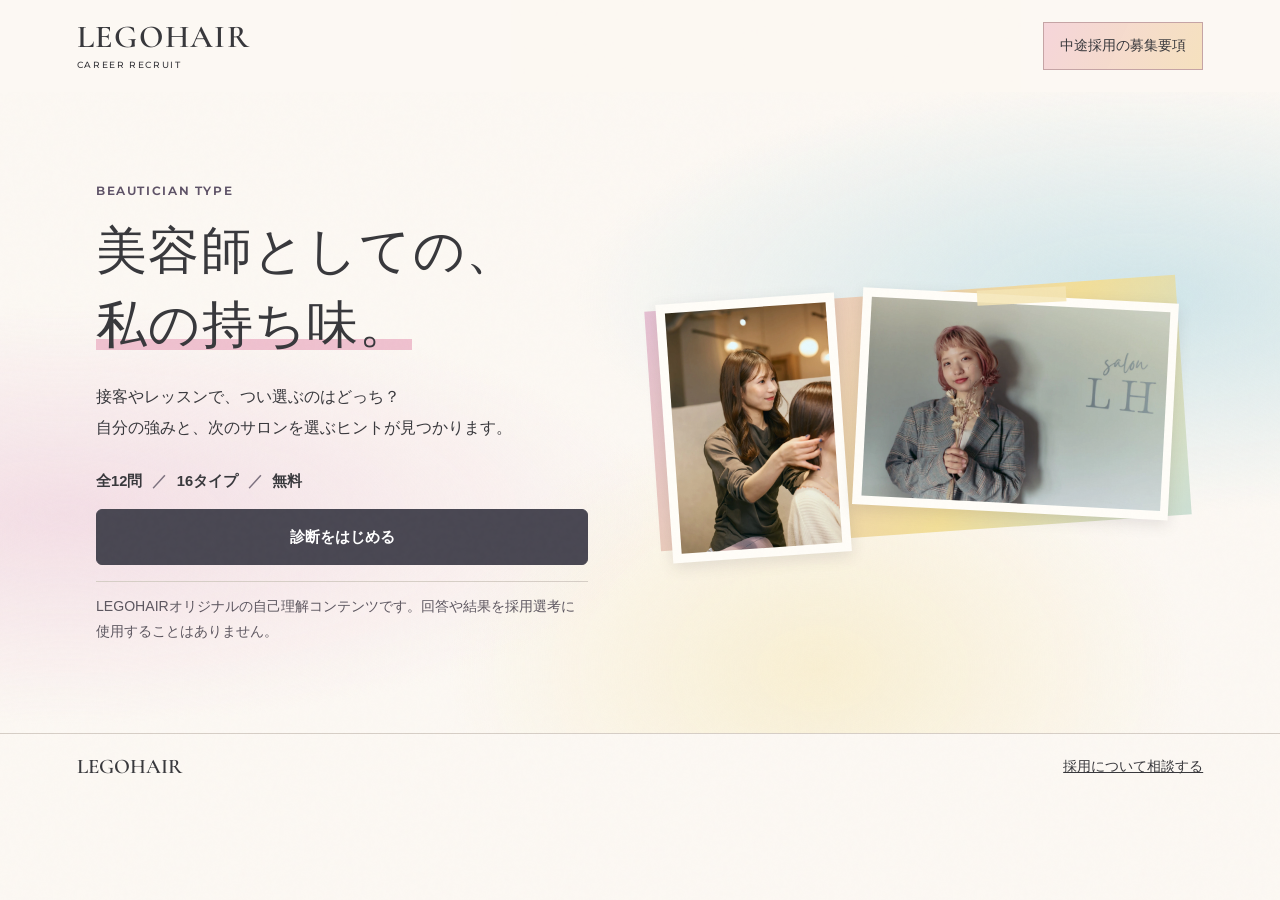
<file: beautician-type.html>
<!doctype html>
<html lang="ja">
<head>
  <meta charset="utf-8">
  <meta name="viewport" content="width=device-width, initial-scale=1, viewport-fit=cover">
  <meta name="robots" content="noindex">
  <meta name="theme-color" content="#fcf8f3">
  <title>美容師タイプ診断｜LEGOHAIR RECRUIT</title>
  <meta name="description" content="サロンの12の場面から、あなたらしい接客と学び方を見つける。LEGOHAIRの美容師タイプ診断。">
  <meta property="og:title" content="あなたは、どんな美容師？｜LEGOHAIR 美容師タイプ診断">
  <meta property="og:description" content="接客やレッスンの12問に答えて、自分らしさを16のタイプから見つけよう。">
  <meta property="og:image" content="https://legohair-recruit-lp.vercel.app/assets/collage/latest/hero-salon-lh.webp">
<link rel="icon" href="assets/lego-icon.png"><link rel="preconnect" href="https://fonts.googleapis.com"><link rel="preconnect" href="https://fonts.gstatic.com" crossorigin><link href="https://fonts.googleapis.com/css2?family=Montserrat:wght@400;500;600;700;800&amp;family=Cormorant+Garamond:ital,wght@0,600;1,500&amp;display=swap" rel="stylesheet"><link rel="stylesheet" href="assets/collage.css"><link rel="stylesheet" href="assets/palette.css"><link rel="stylesheet" href="assets/consultation.css"><link rel="stylesheet" href="assets/career-growth.css"><link rel="stylesheet" href="assets/recruit-polish.css">
  <link rel="stylesheet" href="assets/beautician-type.css">
  <script defer src="assets/recruit-analytics.js"></script>
  <script defer src="assets/beautician-data.js"></script>
  <script defer src="assets/beautician-type.js"></script>
</head>
<body>
  <header class="header diagnosis-header">
    <a class="brand" href="index.html" aria-label="LEGOHAIR 中途採用トップ"><span>LEGOHAIR</span><small>CAREER RECRUIT</small></a>
    <a class="header-tour" href="index.html#work">中途採用の募集要項</a>
  </header>
  <main class="diagnosis-main">
    <div id="panel">
      <div class="intro-copy">
        <p class="overline" lang="en">BEAUTICIAN TYPE</p>
        <h1 id="intro-title">美容師としての、<br><em>私の持ち味。</em></h1>
        <p class="intro-lead">接客やレッスンで、つい選ぶのはどっち？<br>自分の強みと、次のサロンを選ぶヒントが見つかります。</p>
      </div>
      <div class="salon-photos" aria-label="LEGOHAIRのサロンワークと撮影作品">
        <figure class="photo-work"><img src="assets/collage/latest/styling-3113.webp" width="1024" height="1536" alt="モデルの髪を整えるLEGOHAIRのスタッフ"></figure>
        <figure class="photo-style"><img src="assets/collage/latest/hero-salon-lh.webp" width="1536" height="1024" alt="salon LHで撮影したショートヘアのモデル"></figure>
      </div>
      <div class="intro-entry">
        <p class="facts">全12問 <span>／</span> 16タイプ <span>／</span> 無料</p>
        <div id="intro-actions" hidden></div>
        <noscript><p>診断にはJavaScriptを使用します。ブラウザの設定を確認するか、<a href="index.html#growth">採用サイトのカリキュラム</a>をご覧ください。</p></noscript>
        <p class="note">LEGOHAIRオリジナルの自己理解コンテンツです。回答や結果を採用選考に使用することはありません。</p>
      </div>
    </div>
  </main>
  <footer class="quiz-footer"><span>LEGOHAIR</span><a href="index.html#entry">採用について相談する</a></footer>
</body>
</html>
</file>
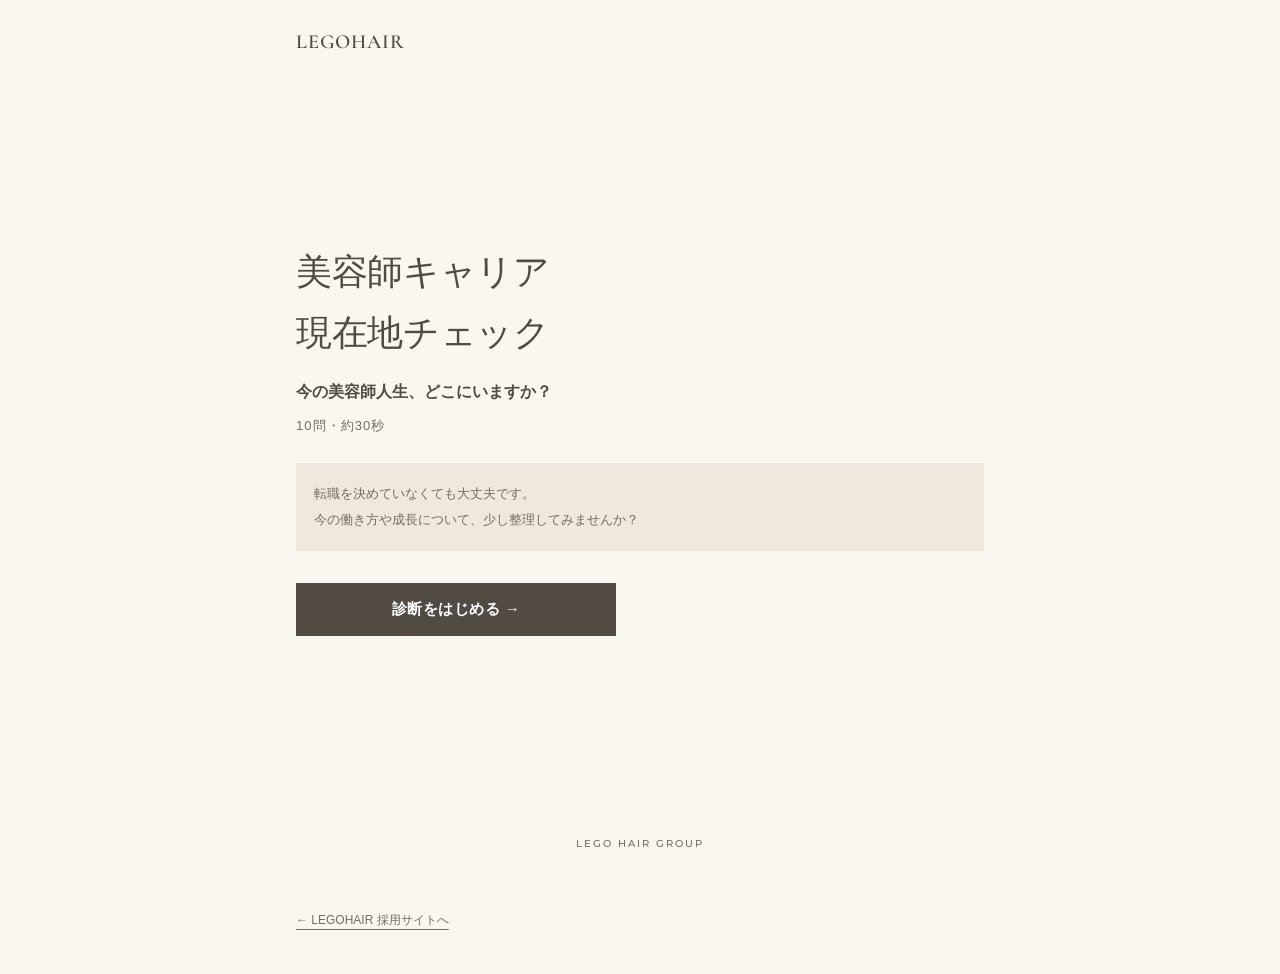
<file: career-check.html>
<!DOCTYPE html>
<html lang="ja">
<head>
<meta charset="UTF-8">
<meta name="viewport" content="width=device-width, initial-scale=1.0, viewport-fit=cover">
<title>美容師キャリア現在地チェック | LEGO HAIR GROUP</title>
<meta name="description" content="今の美容師人生、どこにいますか？10問・約30秒でわかる、美容師のためのキャリア診断です。転職を決めていなくても大丈夫。">

<!-- OGP -->
<meta property="og:type" content="website">
<meta property="og:title" content="美容師キャリア現在地チェック | LEGO HAIR GROUP">
<meta property="og:description" content="今の美容師人生、どこにいますか？10問・約30秒でわかる、美容師のためのキャリア診断です。">
<meta property="og:image" content="assets/lego-icon.png">
<meta name="twitter:card" content="summary">

<link rel="icon" type="image/png" href="assets/lego-icon.png">
<link rel="apple-touch-icon" href="assets/lego-icon.png">

<!-- Meta Pixel Code -->
<script>
if (location.hostname === "legohair-recruit-lp.vercel.app") {
!function(f,b,e,v,n,t,s)
{if(f.fbq)return;n=f.fbq=function(){n.callMethod?
n.callMethod.apply(n,arguments):n.queue.push(arguments)};
if(!f._fbq)f._fbq=n;n.push=n;n.loaded=!0;n.version='2.0';
n.queue=[];t=b.createElement(e);t.async=!0;
t.src=v;s=b.getElementsByTagName(e)[0];
s.parentNode.insertBefore(t,s)}(window, document,'script',
'https://connect.facebook.net/en_US/fbevents.js');
fbq('init', '1504135836561412');
fbq('track', 'PageView');
}
</script>
<noscript><img height="1" width="1" style="display:none"
src="https://www.facebook.com/tr?id=1504135836561412&ev=PageView&noscript=1"
/></noscript>
<!-- End Meta Pixel Code -->

<link rel="preconnect" href="https://fonts.googleapis.com">
<link rel="preconnect" href="https://fonts.gstatic.com" crossorigin>
<link href="https://fonts.googleapis.com/css2?family=Montserrat:wght@300;500;600&amp;family=Cormorant+Garamond:wght@600&amp;display=swap" rel="stylesheet">

<style>
  :root{
    --ink:#111111; --ink-soft:rgba(17,17,17,.6); --ink-faint:rgba(17,17,17,.4);
    --white:#FFFFFF;
    --coral:#FF6F61; --turq:#64C7C5; --lavender:#B9A7E8; --yellow:#F4C85A;
    --line-grn:#06C755;
    --font-jp:'Zen Kaku Gothic New', 'Hiragino Sans', 'Hiragino Kaku Gothic ProN', 'Noto Sans CJK JP', 'Noto Sans JP', 'Yu Gothic', 'Meiryo', sans-serif;
    --font-en:'Josefin Sans', 'Helvetica Neue', Arial, sans-serif;
    --edge:clamp(20px,6vw,26px);
  }
  *{margin:0;padding:0;box-sizing:border-box;}
  html{-webkit-text-size-adjust:100%;}
  body{
    background:
      radial-gradient(circle at 8% 6%, rgba(180,225,240,.45), transparent 42%),
      radial-gradient(circle at 94% 22%, rgba(248,210,220,.4), transparent 42%),
      #fff;
    color:var(--ink); font-family:var(--font-jp); line-height:1.7; overflow-x:hidden;
    min-height:100svh;
  }
  @media (prefers-reduced-motion: reduce){*{animation-duration:.001ms !important; transition-duration:.001ms !important;}}

  .wrap{max-width:480px; margin:0 auto; padding:0 var(--edge) 48px; min-height:100svh; display:flex; flex-direction:column;}

  .eyebrow-en{font-family:var(--font-en); font-weight:400; font-size:11px; letter-spacing:.28em; color:var(--ink-soft);}

  /* header */
  .topbar{padding:18px 0 8px; display:flex; align-items:center; justify-content:space-between;}
  .brand{font-family:var(--font-en); font-size:11px; letter-spacing:.18em; color:var(--ink-soft);}

  /* progress */
  .progress-zone{padding:6px 0 22px;}
  .progress-num{font-family:var(--font-en); font-size:12px; letter-spacing:.06em; color:var(--ink-soft); margin-bottom:8px;}
  .progress-track{height:5px; border-radius:99px; background:rgba(17,17,17,.08); overflow:hidden;}
  .progress-fill{height:100%; border-radius:99px; background:linear-gradient(90deg, var(--turq), var(--coral)); transition:width .35s ease;}

  /* screens */
  .screen{display:none; flex:1; flex-direction:column;}
  .screen.active{display:flex;}
  .fade-in{animation:fadeIn .4s ease both;}
  @keyframes fadeIn{from{opacity:0; transform:translateY(8px);} to{opacity:1; transform:translateY(0);}}

  /* intro */
  .intro{flex:1; display:flex; flex-direction:column; justify-content:center; padding:24px 0 40px; text-align:center;}
  .intro .eyebrow-en{display:block; margin-bottom:14px;}
  .intro h1{font-weight:900; font-size:clamp(26px,7.4vw,32px); line-height:1.4; letter-spacing:-.01em;}
  .intro .sub{margin-top:14px; font-size:16px; font-weight:700; color:var(--ink);}
  .intro .meta{margin-top:10px; font-size:13px; letter-spacing:.08em; color:var(--ink-soft);}
  .intro .reassure{margin-top:26px; font-size:13px; line-height:1.9; color:var(--ink-soft); padding:18px; background:rgba(255,255,255,.6); border:1px solid rgba(17,17,17,.08); border-radius:16px;}
  .start-btn{
    margin-top:32px; align-self:center; width:100%; max-width:320px;
    background:var(--ink); color:#fff; border:none; border-radius:99px;
    padding:17px 20px; font-family:var(--font-jp); font-weight:700; font-size:15px;
    letter-spacing:.03em; cursor:pointer;
    transition:transform .15s ease, opacity .15s ease;
  }
  .start-btn:active{transform:scale(.98); opacity:.9;}

  /* question */
  .q-wrap{flex:1; display:flex; flex-direction:column; padding-top:6px;}
  .q-text{font-weight:700; font-size:clamp(19px,5.6vw,22px); line-height:1.55; margin-bottom:26px;}
  .options{display:flex; flex-direction:column; gap:12px;}
  .opt-btn{
    text-align:left; width:100%; border:1px solid rgba(17,17,17,.12); background:#fff;
    border-radius:16px; padding:16px 18px; font-family:var(--font-jp); font-size:14.5px;
    font-weight:500; color:var(--ink); line-height:1.6; cursor:pointer;
    transition:border-color .15s ease, background .15s ease, transform .1s ease;
  }
  .opt-btn:active{transform:scale(.98); background:rgba(100,199,197,.08); border-color:var(--turq);}

  .q-nav{margin-top:28px; display:flex; justify-content:flex-start;}
  .back-btn{
    background:none; border:none; font-family:var(--font-jp); font-size:13px;
    color:var(--ink-soft); cursor:pointer; padding:8px 4px; letter-spacing:.03em;
  }
  .back-btn:active{opacity:.6;}

  /* result */
  .result{padding-top:8px;}
  .result-head{text-align:center; padding:8px 0 30px;}
  .result-lead{font-size:13px; color:var(--ink-soft); font-weight:500;}
  .result-type{
    margin-top:8px; font-weight:900; font-size:clamp(26px,7.6vw,30px); line-height:1.4;
  }
  .type-chip{display:inline-block; padding:3px 4px;}
  .result-val-lead{margin-top:22px; font-size:13px; color:var(--ink-soft); font-weight:500;}
  .result-val{margin-top:6px; font-weight:900; font-size:22px;}

  .accent-turq{color:var(--turq);}
  .accent-coral{color:var(--coral);}
  .accent-lavender{color:var(--lavender);}
  .accent-yellow{color:#caa021;}

  .r-section{padding:26px 0; border-top:1px solid rgba(17,17,17,.08);}
  .r-section:first-of-type{border-top:1px solid rgba(17,17,17,.08);}
  .r-num{font-family:var(--font-en); font-size:11px; letter-spacing:.2em; color:var(--ink-faint); margin-bottom:8px;}
  .r-title{font-weight:700; font-size:16px; margin-bottom:12px;}
  .r-body{font-size:14.5px; color:var(--ink); line-height:1.85;}
  .r-body p + p{margin-top:10px;}
  .r-list{margin-top:4px; display:flex; flex-direction:column; gap:8px;}
  .r-list li{list-style:none; font-size:14px; padding-left:20px; position:relative; line-height:1.7;}
  .r-list li::before{content:''; position:absolute; left:2px; top:9px; width:6px; height:6px; border-radius:50%; background:var(--turq);}
  .lego-note{background:rgba(180,225,240,.18); border:1px solid rgba(100,199,197,.28); border-radius:16px; padding:18px; font-size:13.5px; line-height:1.85; color:var(--ink);}

  /* CTA */
  .cta-zone{padding-top:8px; display:flex; flex-direction:column; gap:12px;}
  .cta-reassure{text-align:center; font-size:12px; color:var(--ink-soft); margin-bottom:2px; line-height:1.8;}
  .cta-btn{
    display:block; width:100%; text-align:center; text-decoration:none;
    border-radius:99px; padding:17px 20px; font-family:var(--font-jp); font-weight:700; font-size:15px;
    letter-spacing:.02em; transition:transform .15s ease, opacity .15s ease; cursor:pointer; border:none;
  }
  .cta-btn:active{transform:scale(.98); opacity:.92;}
  .cta-line{background:var(--line-grn); color:#fff;}
  .cta-secondary{background:#fff; color:var(--ink); border:1px solid rgba(17,17,17,.16);}
  .cta-tertiary{background:none; color:var(--ink-soft); font-weight:500; font-size:13px; padding:10px;}

  .footer-mark{margin-top:36px; text-align:center; font-family:var(--font-en); font-size:10px; letter-spacing:.2em; color:var(--ink-faint);}
</style>
<link rel="stylesheet" href="assets/editorial-secondary.css">
<link rel="stylesheet" href="assets/typography.css">
</head>
<body>

<div class="wrap">

  <div class="topbar">
    <a class="brand" href="index.html">LEGOHAIR</a>
    <span class="eyebrow-en">CAREER CHECK</span>
  </div>

  <!-- progress (hidden on intro / result) -->
  <div class="progress-zone" id="progressZone" style="display:none;">
    <div class="progress-num" id="progressNum">1 / 10</div>
    <div class="progress-track"><div class="progress-fill" id="progressFill" style="width:10%;"></div></div>
  </div>

  <!-- INTRO -->
  <section class="screen active" id="screen-intro">
    <div class="intro fade-in">
      <span class="eyebrow-en">HAIRDRESSER CAREER CHECK</span>
      <h1>美容師キャリア<br>現在地チェック</h1>
      <p class="sub">今の美容師人生、どこにいますか？</p>
      <p class="meta">10問・約30秒</p>
      <div class="reassure">
        転職を決めていなくても大丈夫です。<br>
        今の働き方や成長について、少し整理してみませんか？
      </div>
      <button class="start-btn" id="startBtn" type="button">診断をはじめる →</button>
    </div>
  </section>

  <!-- QUESTION -->
  <section class="screen" id="screen-question">
    <div class="q-wrap fade-in" id="qWrap">
      <p class="q-text" id="qText"></p>
      <div class="options" id="qOptions"></div>
      <div class="q-nav">
        <button class="back-btn" id="backBtn" type="button">← 戻る</button>
      </div>
    </div>
  </section>

  <!-- RESULT -->
  <section class="screen" id="screen-result">
    <div class="result fade-in" id="resultRoot"></div>
  </section>

  <p class="footer-mark">LEGO HAIR GROUP</p>
</div>

<script>
(function(){

  // ---------------------------------------------------------------
  // Data
  // ---------------------------------------------------------------
  var QUESTIONS = [
    { text:'最近、美容師として一番気になることは？', options:[
      {label:'技術をもっと磨きたい', loc:{G:2}},
      {label:'売上や指名を伸ばしたい', loc:{S:2}},
      {label:'働き方を整えたい', loc:{W:2}},
      {label:'このままでいいのか迷う', loc:{T:2}}
    ]},
    { text:'お客様への提案について、今どう感じますか？', options:[
      {label:'もっと似合わせ力を高めたい', loc:{G:2}},
      {label:'提案はできるけど単価や指名につながりにくい', loc:{S:2}},
      {label:'忙しくて十分な提案ができない', loc:{W:2}},
      {label:'今のやり方に少し違和感がある', loc:{T:2}}
    ]},
    { text:'今の売上や指名に対して近い感覚は？', options:[
      {label:'まだまだ伸ばせると思う', loc:{G:1}},
      {label:'頑張りをもっと評価や収入につなげたい', loc:{S:2}},
      {label:'売上よりもまず働き方を整えたい', loc:{W:2}},
      {label:'数字を追い続けることに少し疲れている', loc:{T:1,W:1}}
    ]},
    { text:'今の働き方について一番近いものは？', options:[
      {label:'忙しいけど成長実感はある', loc:{G:1}},
      {label:'頑張りに対してもっと報酬が欲しい', loc:{S:2}},
      {label:'少し疲れが溜まっている', loc:{W:2}},
      {label:'この働き方を何年も続けるイメージが持てない', loc:{T:2}}
    ]},
    { text:'今の教育環境についてどう感じますか？', options:[
      {label:'もっと学べる環境が欲しい', loc:{G:2}},
      {label:'売上や指名につながる学びが欲しい', loc:{S:2}},
      {label:'営業時間外の練習負担を減らしたい', loc:{W:2}},
      {label:'今の教育環境にあまり魅力を感じていない', loc:{T:2}}
    ]},
    { text:'3年後、どうなっていたいですか？', options:[
      {label:'技術力の高い美容師', loc:{G:2}},
      {label:'高売上・高収入の美容師', loc:{S:2}},
      {label:'時間にも心にも余裕のある美容師', loc:{W:2}},
      {label:'今とは違う環境で新しい挑戦をしている', loc:{T:2}}
    ]},
    { text:'今の職場を10点満点で表すと？', options:[
      {label:'8〜10点', loc:{G:1}},
      {label:'6〜7点', loc:{S:1}},
      {label:'4〜5点', loc:{W:1}},
      {label:'0〜3点', loc:{T:2}}
    ]},
    { text:'仕事をしていて、一番うれしい瞬間は？', options:[
      {label:'新しい技術ができるようになったとき', val:{Gr:2}},
      {label:'お客様から「ありがとう」と言われたとき', val:{Co:2}},
      {label:'自分の努力が結果や評価につながったとき', val:{Ac:2}},
      {label:'仲間と一緒に何かをやり遂げたとき', val:{Cr:2}}
    ]},
    { text:'もし給与や休日などの条件がすべて同じなら、どんな美容室で働きたいですか？', options:[
      {label:'とにかく技術を高められる場所', val:{Gr:2}},
      {label:'自分の個性や得意を活かせる場所', val:{Ac:1,Gr:1}},
      {label:'仲間と刺激し合える場所', val:{Cr:2}},
      {label:'お客様に深く喜んでもらえる場所', val:{Co:2}}
    ]},
    { text:'3年後、「こうなっていたら嫌だ」と一番感じるのは？', options:[
      {label:'技術が今とあまり変わっていない', val:{Gr:2}},
      {label:'頑張っているのに収入が変わっていない', val:{Ac:2}},
      {label:'毎日が忙しいだけになっている', val:{Cr:1,Co:1}},
      {label:'美容師という仕事にワクワクしなくなっている', val:{Co:1,Gr:1}}
    ]}
  ];

  var LOC_ORDER = ['G','S','W','T'];
  var VAL_ORDER = ['Gr','Co','Ac','Cr'];

  var LOC_INFO = {
    G:{ name:'成長加速タイプ', accent:'accent-turq',
      body:[
        'あなたは、「まだまだ美容師として上手くなれる」という感覚を持っているタイプです。',
        '技術だけでなく、似合わせ・提案・カウンセリング・デザイン力まで深められる環境と相性が良いです。'
      ],
      stumble:'技術を伸ばしたい気持ちはあっても、独学だけでは「なぜ似合うのか」「なぜこの提案なのか」を言語化できず、成長が頭打ちになりやすい時期です。',
      next:['自分の得意技術を1つ決める','お客様への提案の質を振り返る','3年後にどんな美容師になりたいか言語化する'],
      legohair:'LEGOHAIRでは、好印象プロデュースを通じて、パーソナルカラー・顔学・骨格・髪質・カウンセリング・似合わせを学び、「なぜ似合うのか」まで説明できる美容師を目指しています。',
      ctaHref:'https://kouinsho-produce.vercel.app', ctaLabel:'提案力・似合わせをもっと学びたい →', ctaTarget:'kouinsho'
    },
    S:{ name:'飛躍準備タイプ', accent:'accent-yellow',
      body:[
        'あなたは、すでに一定の技術や経験があり、「もっと結果につなげたい」と感じているタイプです。',
        '努力量だけではなく、客単価・指名・次回予約・提案力・自分の強みを整理することで、次のステージに進みやすくなります。'
      ],
      stumble:'努力しているのに、その頑張りが売上や指名という「結果」にうまく翻訳されず、もどかしさを感じやすい時期です。',
      next:['自分の強みメニューを言語化する','売上の構造を分解する','お客様に選ばれている理由を知る'],
      legohair:'LEGOHAIRでは、頑張りが指名や評価としてきちんと返ってくるように、一人ひとりの個性や得意を活かせる仕組みを大切にしています。',
      ctaHref:'https://salon-lh.com/lp/150man-program.html', ctaLabel:'売上・指名をもっと伸ばしたい →', ctaTarget:'150man'
    },
    W:{ name:'働き方再設計タイプ', accent:'accent-lavender',
      body:[
        'あなたは、美容師を辞めたいのではなく、「この働き方のままでいいのか」と感じている可能性があります。',
        '無理を続けるのではなく、美容師を長く続けるために、働く時間・休む時間・成長する時間を整理することが大切です。'
      ],
      stumble:'忙しさの中で「辞める」以外の選択肢が見えにくくなり、我慢を重ねてしまいやすい時期です。',
      next:['今一番負担になっていることを書き出す','本当に必要な働き方を考える','3年後も続けたいと思える環境を想像する'],
      legohair:'LEGOHAIRでは、美容師を人生の途中で終わる仕事にしないために、働き方を選べる環境づくりを大切にしています。',
      ctaHref:'semi-employee.html', ctaLabel:'準社員制度を詳しく見る →', ctaTarget:'semi_employee'
    },
    T:{ name:'キャリア転換タイプ', accent:'accent-coral',
      body:[
        'あなたは、今の職場や環境に対して、少しずつ違和感が積み重なっている可能性があります。',
        'すぐに転職する必要はありません。ただ、「今の場所に残る理由」と「環境を変える理由」を一度整理するタイミングかもしれません。'
      ],
      stumble:'違和感はあるものの「今すぐ辞めるほどでもない」と先延ばしにしがちで、モヤモヤだけが積み重なりやすい時期です。',
      next:['今の職場の好きなところを書き出す','今の職場で変えたいところを書き出す','次の職場で絶対に譲れないことを整理する'],
      legohair:'LEGOHAIRでは、美容師のキャリアは一本道じゃないと考え、完璧な人だけの職場ではない、あなたらしく働ける環境を大切にしています。',
      ctaHref:'semi-employee.html', ctaLabel:'準社員制度を詳しく見る →', ctaTarget:'semi_employee'
    }
  };

  var VAL_INFO = {
    Gr:{ name:'成長', accent:'accent-turq',
      body:'あなたは、新しいことができるようになること自体に喜びを感じるタイプです。成長実感がなくなると、仕事へのモチベーションも下がりやすい傾向があります。' },
    Co:{ name:'貢献', accent:'accent-coral',
      body:'あなたは、誰かに喜ばれることや、「ありがとう」と言われることが大きなエネルギーになるタイプです。単なる売上よりも、お客様との関係性や仕事の意味を大切にします。' },
    Ac:{ name:'達成', accent:'accent-yellow',
      body:'あなたは、努力が結果につながることでエネルギーが高まるタイプです。売上・指名・評価・収入など、自分の成長が数字として見える環境と相性があります。' },
    Cr:{ name:'共創', accent:'accent-lavender',
      body:'あなたは、一人で成果を出すより、仲間と刺激し合いながら成長することで力を発揮するタイプです。チームの空気感や人間関係を大切にします。' }
  };

  var LINE_URL = 'https://lin.ee/7dPFevn';

  // ---------------------------------------------------------------
  // State
  // ---------------------------------------------------------------
  var current = 0; // question index 0-9
  var answers = new Array(QUESTIONS.length).fill(null); // store chosen option object per question

  var screenIntro = document.getElementById('screen-intro');
  var screenQuestion = document.getElementById('screen-question');
  var screenResult = document.getElementById('screen-result');
  var progressZone = document.getElementById('progressZone');
  var progressNum = document.getElementById('progressNum');
  var progressFill = document.getElementById('progressFill');
  var qText = document.getElementById('qText');
  var qOptions = document.getElementById('qOptions');
  var backBtn = document.getElementById('backBtn');
  var qWrap = document.getElementById('qWrap');

  function showScreen(el){
    [screenIntro, screenQuestion, screenResult].forEach(function(s){ s.classList.remove('active'); });
    el.classList.add('active');
  }

  function renderQuestion(){
    showScreen(screenQuestion);
    progressZone.style.display = 'block';
    var q = QUESTIONS[current];
    progressNum.textContent = (current + 1) + ' / ' + QUESTIONS.length;
    progressFill.style.width = ((current + 1) / QUESTIONS.length * 100) + '%';
    qText.textContent = q.text;
    qOptions.innerHTML = '';
    q.options.forEach(function(opt){
      var btn = document.createElement('button');
      btn.type = 'button';
      btn.className = 'opt-btn';
      btn.textContent = opt.label;
      btn.addEventListener('click', function(){ selectAnswer(opt); });
      qOptions.appendChild(btn);
    });
    backBtn.style.visibility = current === 0 ? 'hidden' : 'visible';
    qWrap.classList.remove('fade-in');
    void qWrap.offsetWidth;
    qWrap.classList.add('fade-in');
  }

  function selectAnswer(opt){
    answers[current] = opt;
    if(current < QUESTIONS.length - 1){
      current += 1;
      renderQuestion();
    } else {
      trackEvent('CareerCheckComplete');
      renderResult();
    }
  }

  backBtn.addEventListener('click', function(){
    if(current === 0){
      progressZone.style.display = 'none';
      showScreen(screenIntro);
    } else {
      current -= 1;
      renderQuestion();
    }
  });

  document.getElementById('startBtn').addEventListener('click', function(){
    trackEvent('CareerCheckStart');
    current = 0;
    renderQuestion();
  });

  // ---------------------------------------------------------------
  // Scoring
  // ---------------------------------------------------------------
  function computeResult(){
    var loc = {G:0,S:0,W:0,T:0};
    var val = {Gr:0,Co:0,Ac:0,Cr:0};
    var valByQ = {}; // question index -> {Gr,Co,Ac,Cr} contribution (only for Q8-Q10, idx 7-9)

    answers.forEach(function(opt, idx){
      if(!opt) return;
      if(opt.loc){
        Object.keys(opt.loc).forEach(function(k){ loc[k] += opt.loc[k]; });
      }
      if(opt.val){
        var contrib = {Gr:0,Co:0,Ac:0,Cr:0};
        Object.keys(opt.val).forEach(function(k){ val[k] += opt.val[k]; contrib[k] = opt.val[k]; });
        valByQ[idx] = contrib;
      }
    });

    var locType = pickTop(loc, LOC_ORDER);
    var valType = pickTopVal(val, valByQ);

    return { locType: locType, valType: valType };
  }

  function pickTop(scores, order){
    var max = -Infinity;
    order.forEach(function(k){ if(scores[k] > max) max = scores[k]; });
    var tied = order.filter(function(k){ return scores[k] === max; });
    if(tied.length === 1) return tied[0];
    // fallback: fixed priority order (matches A/B/C/D order in the questionnaire)
    return tied[0];
  }

  function pickTopVal(scores, valByQ){
    var max = -Infinity;
    VAL_ORDER.forEach(function(k){ if(scores[k] > max) max = scores[k]; });
    var tied = VAL_ORDER.filter(function(k){ return scores[k] === max; });
    if(tied.length === 1) return tied[0];

    // tie-break priority: Q10 (idx 9) -> Q9 (idx 8) -> Q8 (idx 7)
    var tieBreakQs = [9, 8, 7];
    for(var i = 0; i < tieBreakQs.length; i++){
      var qIdx = tieBreakQs[i];
      var contrib = valByQ[qIdx];
      if(!contrib) continue;
      var qMax = -Infinity;
      tied.forEach(function(k){ if(contrib[k] > qMax) qMax = contrib[k]; });
      var qTied = tied.filter(function(k){ return contrib[k] === qMax; });
      if(qTied.length === 1) return qTied[0];
      tied = qTied;
    }
    // final fallback: fixed priority order (成長・貢献・達成・共創)
    return tied[0];
  }

  // ---------------------------------------------------------------
  // Result render
  // ---------------------------------------------------------------
  var resultRoot = document.getElementById('resultRoot');

  function renderResult(){
    progressZone.style.display = 'none';
    var r = computeResult();
    var loc = LOC_INFO[r.locType];
    var val = VAL_INFO[r.valType];

    var html = '';
    html += '<div class="result-head">';
    html += '  <p class="result-lead">あなたは</p>';
    html += '  <h2 class="result-type"><span class="type-chip ' + loc.accent + '">' + loc.name + '</span></h2>';
    html += '  <p class="result-val-lead">そして、あなたが大切にしているものは</p>';
    html += '  <p class="result-val ' + val.accent + '">' + val.name + '</p>';
    html += '</div>';

    html += '<div class="r-section"><div class="r-num">01</div><div class="r-title">今のあなた</div><div class="r-body">' +
      loc.body.map(function(p){ return '<p>' + p + '</p>'; }).join('') + '</div></div>';

    html += '<div class="r-section"><div class="r-num">02</div><div class="r-title">あなたが大切にしている価値観</div><div class="r-body"><p>' + val.body + '</p></div></div>';

    html += '<div class="r-section"><div class="r-num">03</div><div class="r-title">今つまずきやすいポイント</div><div class="r-body"><p>' + loc.stumble + '</p></div></div>';

    html += '<div class="r-section"><div class="r-num">04</div><div class="r-title">次の一歩</div><ul class="r-list">' +
      loc.next.map(function(n){ return '<li>' + n + '</li>'; }).join('') + '</ul></div>';

    html += '<div class="r-section"><div class="r-num">05</div><div class="r-title">LEGOHAIRとの接点</div><div class="lego-note">' + loc.legohair + '</div></div>';

    html += '<div class="cta-zone">';
    html += '  <a class="cta-btn cta-line" id="lineCta" href="' + LINE_URL + '" target="_blank" rel="noopener noreferrer" data-meta-cta="career_check_line">この診断結果をLINEに保存する</a>';
    html += '  <p class="cta-reassure">転職を決めていなくても大丈夫です。</p>';
    html += '  <a class="cta-btn cta-secondary" id="lpCta" href="' + loc.ctaHref + '">' + loc.ctaLabel + '</a>';
    html += '  <button class="cta-btn cta-tertiary" id="retryBtn" type="button">もう一度診断する</button>';
    html += '</div>';

    resultRoot.innerHTML = html;
    showScreen(screenResult);

    document.getElementById('lineCta').addEventListener('click', function(){
      trackLineClick(r);
    });
    document.getElementById('lpCta').addEventListener('click', function(){
      trackEvent('CareerCheckToRecruitLP', { loc_type: r.locType, val_type: r.valType, target: loc.ctaTarget });
    });
    document.getElementById('retryBtn').addEventListener('click', function(){
      answers = new Array(QUESTIONS.length).fill(null);
      current = 0;
      renderQuestion();
    });

    window.scrollTo(0, 0);
  }

  // ---------------------------------------------------------------
  // Tracking (reuses existing Meta Pixel; no new analytics stack)
  // ---------------------------------------------------------------
  function trackEvent(name, payload){
    if(typeof fbq !== 'function') return;
    try { fbq('trackCustom', name, payload || {}); } catch(e){}
  }

  function trackLineClick(r){
    if(typeof fbq !== 'function') return;
    // A destination click is not a completed inquiry.
    // 分析用の副イベント：求人LPと同じ RecruitLineClick を再利用
    try {
      fbq('trackCustom', 'RecruitLineClick', {
        destination: 'LINE',
        page: 'career_check',
        cta: 'career_check_line',
        loc_type: r.locType,
        val_type: r.valType
      });
    } catch(e){}
  }

})();
</script>
<div class="wrap" style="min-height:0;padding-bottom:30px"><a class="back-to-lp" href="index.html">← LEGOHAIR 採用サイトへ</a></div>
</body>
</html>
</file>
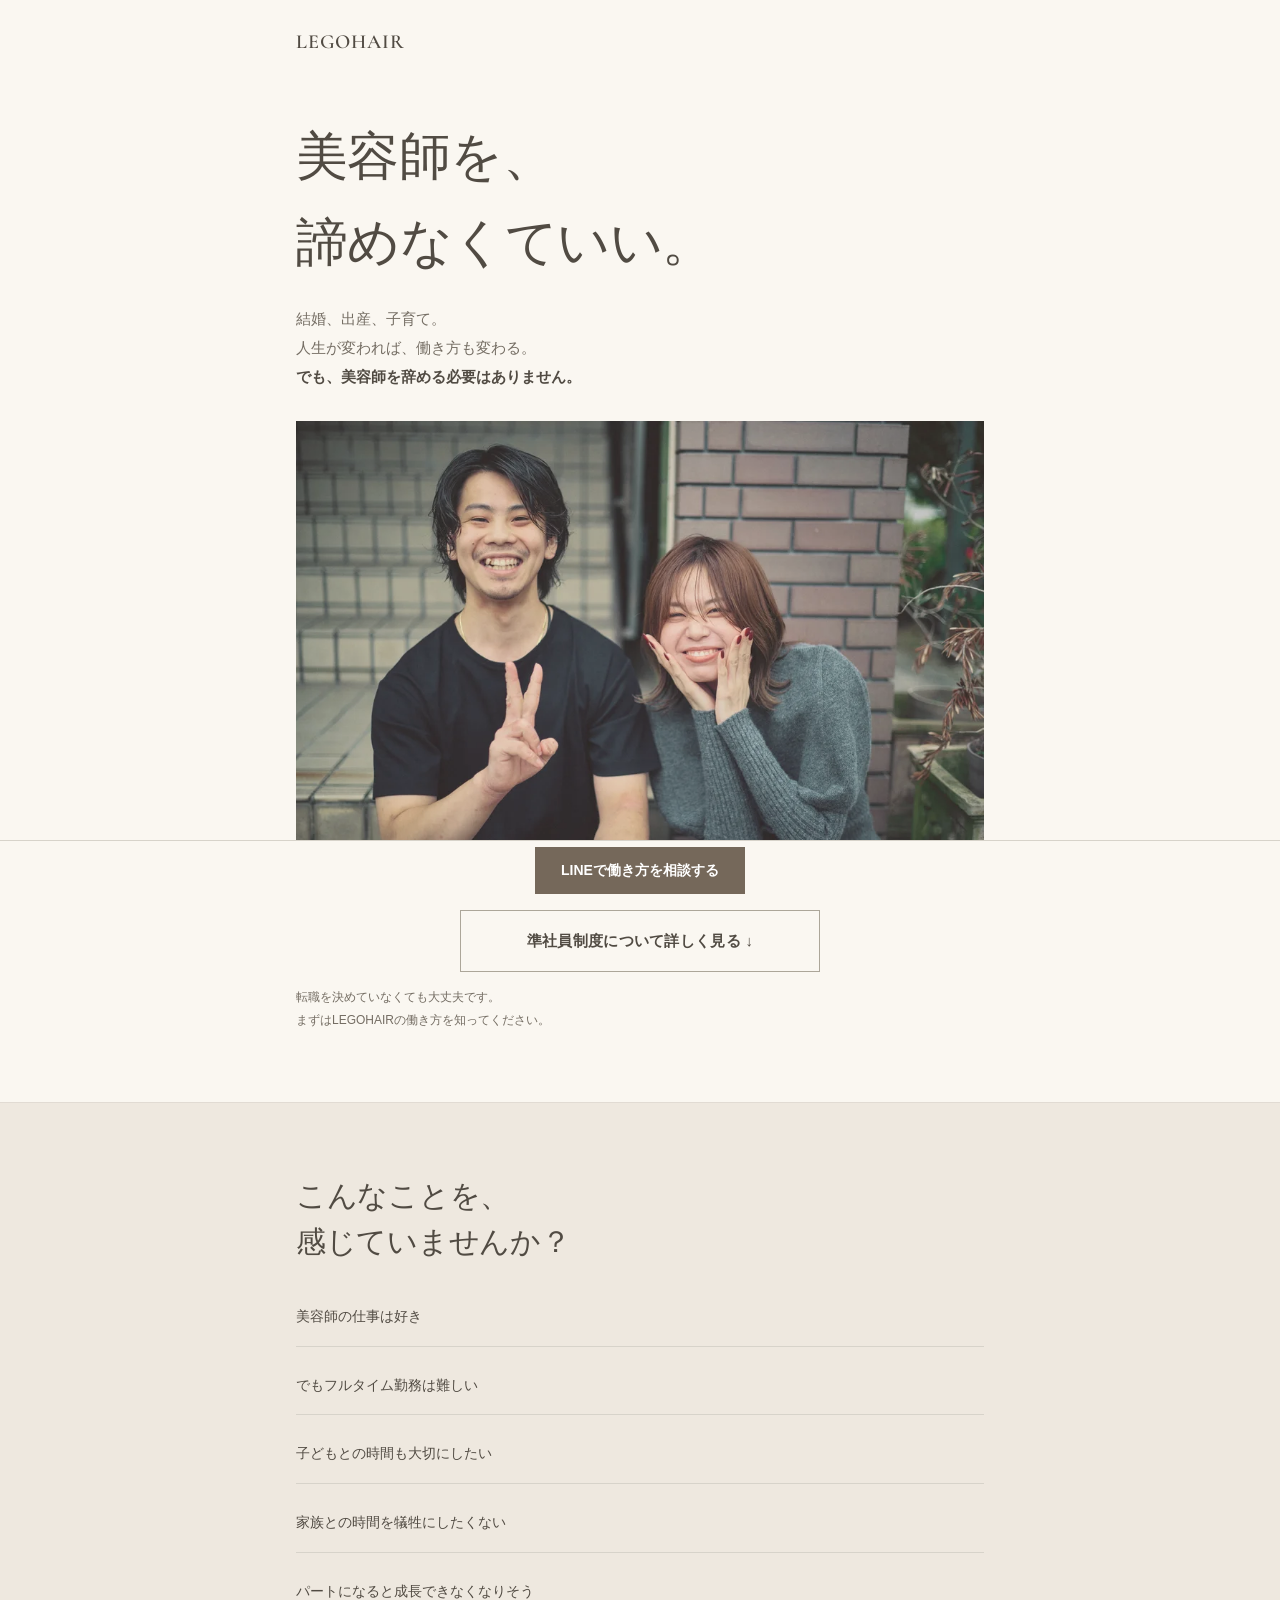
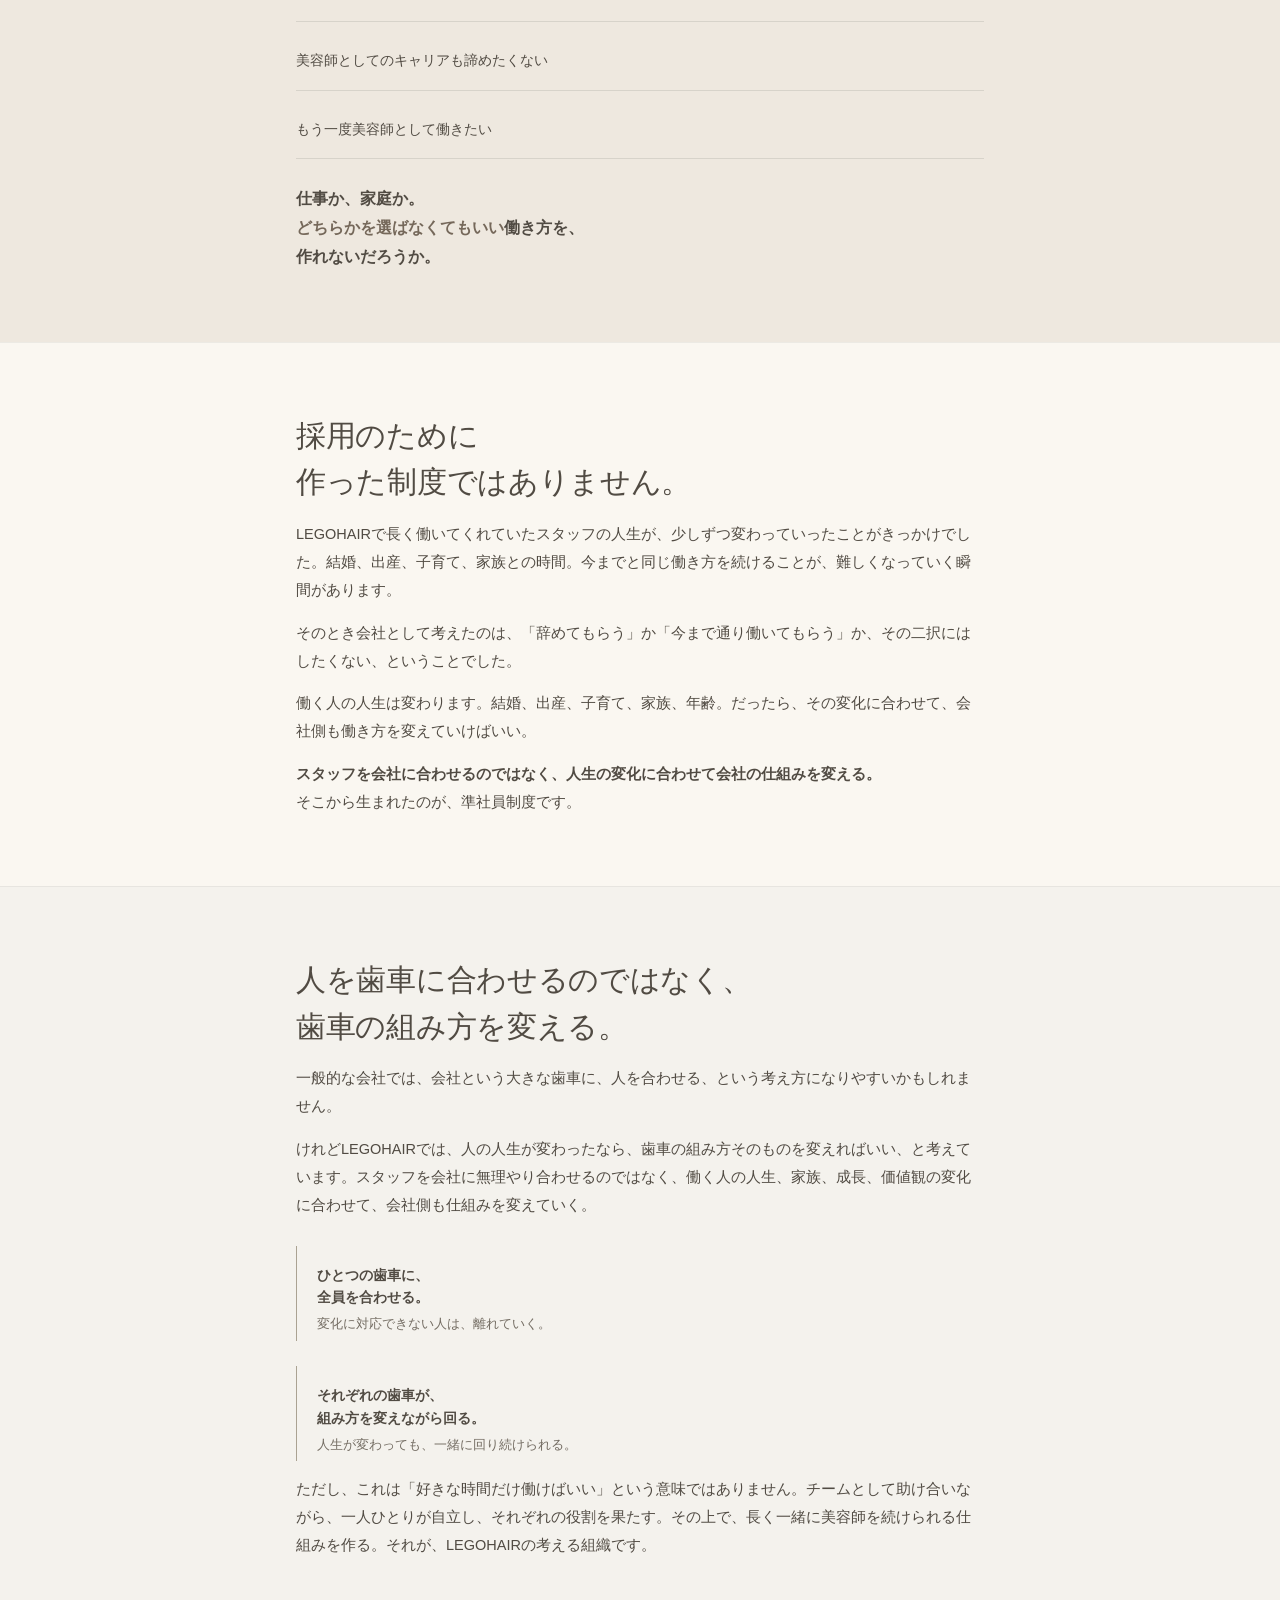
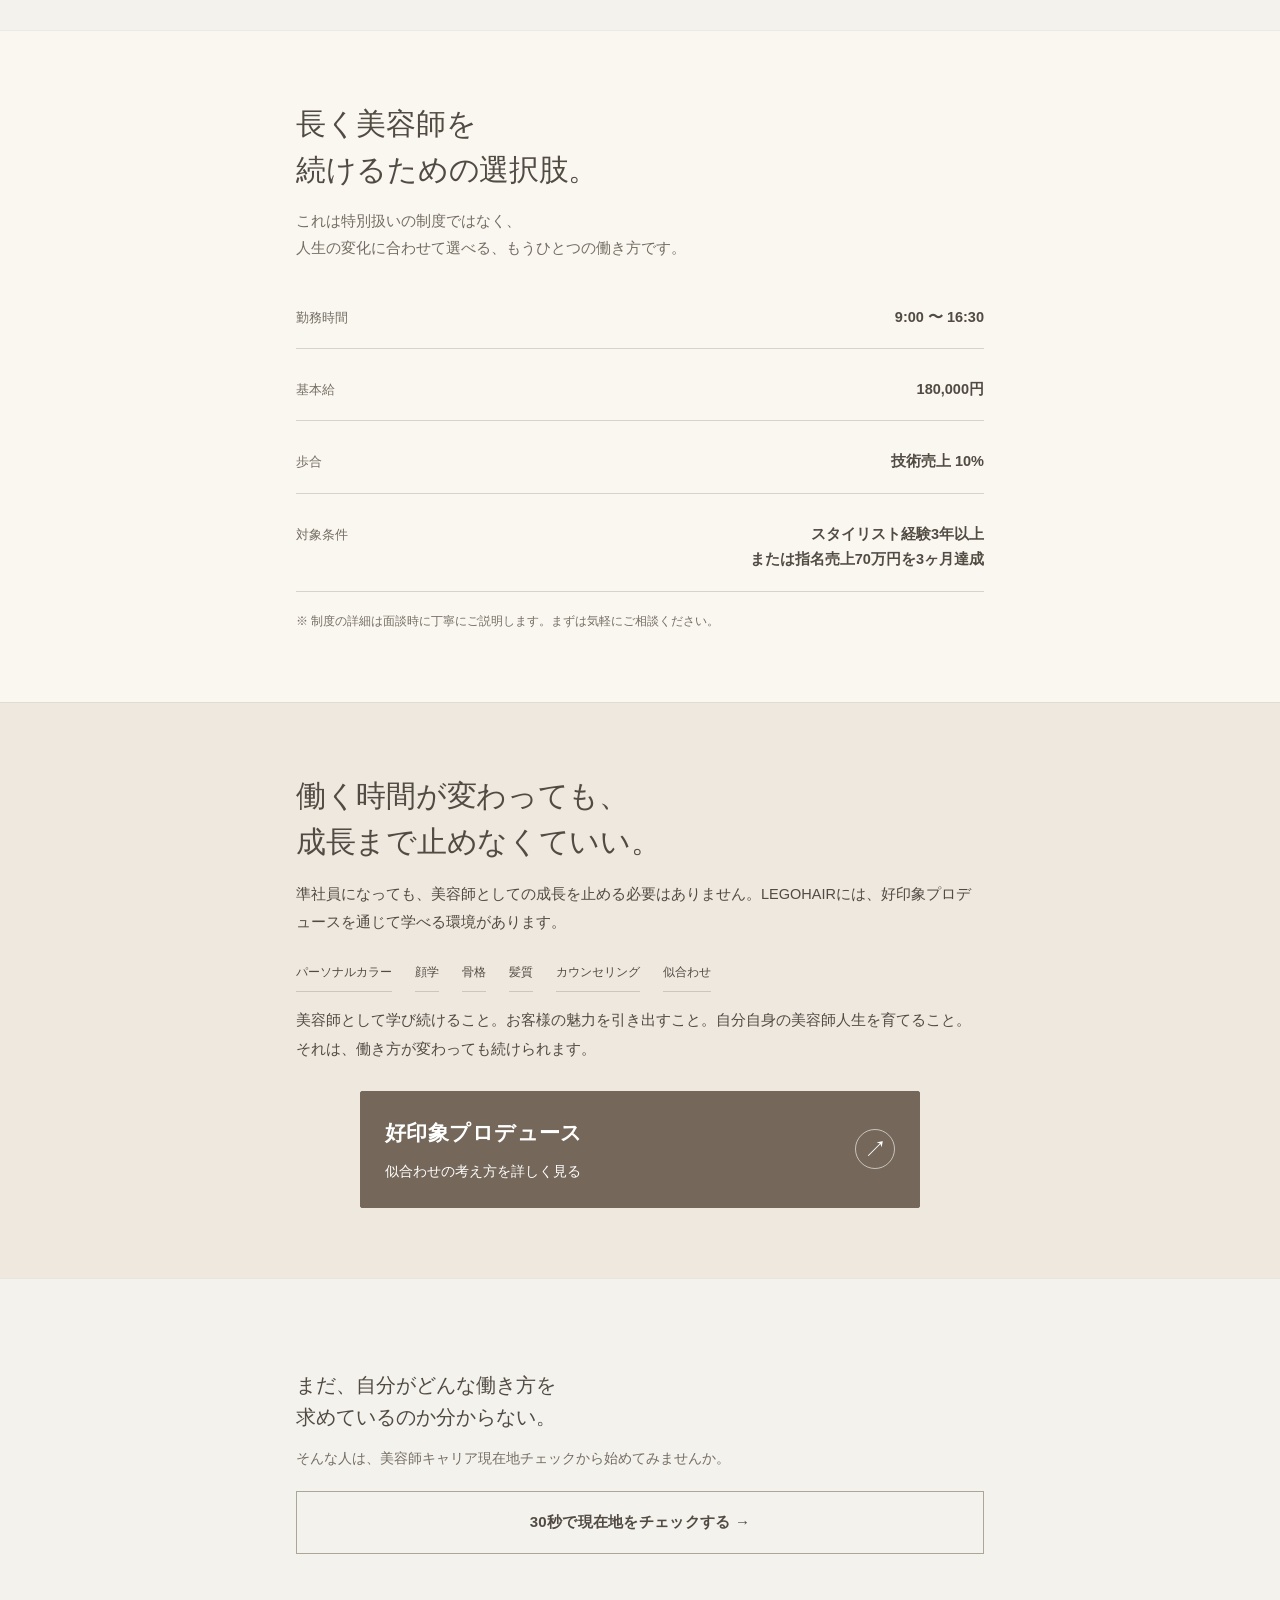
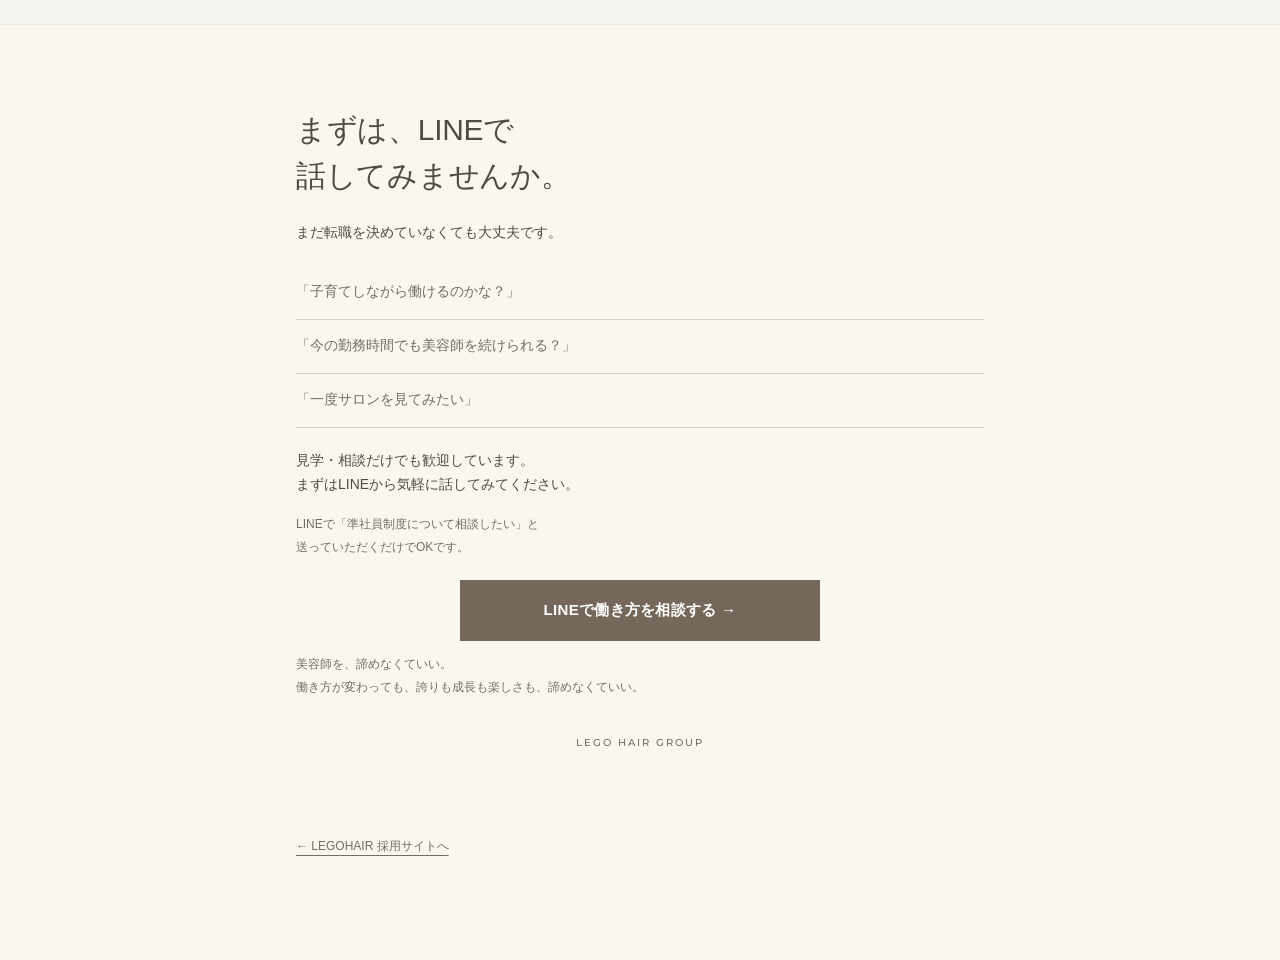
<file: semi-employee.html>
<!DOCTYPE html>
<html lang="ja">
<head>
<meta charset="UTF-8">
<meta name="viewport" content="width=device-width, initial-scale=1.0, viewport-fit=cover">
<title>美容師を、諦めなくていい。準社員制度 | LEGO HAIR GROUP</title>
<meta name="description" content="結婚、出産、子育て。人生が変わっても、美容師を辞める必要はありません。LEGOHAIRの準社員制度は、人生の変化に合わせて働き方を選べる仕組みです。">

<!-- OGP -->
<meta property="og:type" content="website">
<meta property="og:title" content="美容師を、諦めなくていい。｜LEGOHAIR 準社員制度">
<meta property="og:description" content="結婚、出産、子育て。人生が変われば、働き方も変わる。でも、美容師を辞める必要はありません。">
<meta property="og:image" content="assets/lego-icon.png">
<meta name="twitter:card" content="summary">

<link rel="icon" type="image/png" href="assets/lego-icon.png">
<link rel="apple-touch-icon" href="assets/lego-icon.png">

<!-- Meta Pixel Code -->
<script>
if (location.hostname === "legohair-recruit-lp.vercel.app") {
!function(f,b,e,v,n,t,s)
{if(f.fbq)return;n=f.fbq=function(){n.callMethod?
n.callMethod.apply(n,arguments):n.queue.push(arguments)};
if(!f._fbq)f._fbq=n;n.push=n;n.loaded=!0;n.version='2.0';
n.queue=[];t=b.createElement(e);t.async=!0;
t.src=v;s=b.getElementsByTagName(e)[0];
s.parentNode.insertBefore(t,s)}(window, document,'script',
'https://connect.facebook.net/en_US/fbevents.js');
fbq('init', '1504135836561412');
fbq('track', 'PageView');
}
</script>
<noscript><img height="1" width="1" style="display:none"
src="https://www.facebook.com/tr?id=1504135836561412&ev=PageView&noscript=1"
/></noscript>
<!-- End Meta Pixel Code -->

<link rel="preconnect" href="https://fonts.googleapis.com">
<link rel="preconnect" href="https://fonts.gstatic.com" crossorigin>
<link href="https://fonts.googleapis.com/css2?family=Montserrat:wght@300;500;600&amp;family=Cormorant+Garamond:wght@600&amp;display=swap" rel="stylesheet">

<style>
  :root{
    --ink:#111111; --ink-soft:rgba(17,17,17,.6); --ink-faint:rgba(17,17,17,.4);
    --white:#FFFFFF;
    --coral:#FF6F61; --turq:#64C7C5; --lavender:#B9A7E8; --yellow:#F4C85A;
    --line-grn:#06C755;
    --font-jp:'Zen Kaku Gothic New', 'Hiragino Sans', 'Hiragino Kaku Gothic ProN', 'Noto Sans CJK JP', 'Noto Sans JP', 'Yu Gothic', 'Meiryo', sans-serif;
    --font-en:'Josefin Sans', 'Helvetica Neue', Arial, sans-serif;
    --edge:clamp(20px,6vw,26px);
    --navh:60px;
  }
  *{margin:0;padding:0;box-sizing:border-box;}
  html{-webkit-text-size-adjust:100%; scroll-behavior:smooth;}
  body{
    background:#fff; color:var(--ink); font-family:var(--font-jp); line-height:1.75;
    overflow-x:hidden;
    padding-bottom:calc(var(--navh) + env(safe-area-inset-bottom, 0px));
  }
  @media (prefers-reduced-motion: reduce){*{animation-duration:.001ms !important; transition-duration:.001ms !important;} html{scroll-behavior:auto;}}

  .light-a{ background:
    radial-gradient(circle at 8% 10%, rgba(180,225,240,.42), transparent 44%),
    radial-gradient(circle at 92% 30%, rgba(248,210,220,.4), transparent 42%),
    #fff;
  }
  .light-b{ background:
    radial-gradient(circle at 6% 22%, rgba(185,167,232,.32), transparent 44%),
    radial-gradient(circle at 92% 78%, rgba(244,200,90,.22), transparent 42%),
    #fff;
  }
  .light-c{ background:
    radial-gradient(circle at 90% 14%, rgba(180,225,240,.36), transparent 44%),
    radial-gradient(circle at 8% 82%, rgba(248,210,220,.36), transparent 42%),
    #fff;
  }

  .wrap{max-width:560px; margin:0 auto; padding:0 var(--edge);}
  .eyebrow-en{font-family:var(--font-en); font-weight:400; font-size:11px; letter-spacing:.28em; color:var(--ink-soft);}

  .topbar{max-width:560px; margin:0 auto; padding:18px var(--edge) 0; display:flex; align-items:center; justify-content:space-between;}
  .brand{font-family:var(--font-en); font-size:11px; letter-spacing:.18em; color:var(--ink-soft);}

  section{position:relative; padding:56px 0;}
  section + section{border-top:1px solid rgba(17,17,17,.06);}

  h2{font-weight:900; font-size:clamp(24px,7vw,30px); line-height:1.55; letter-spacing:-.01em;}
  h3{font-weight:700; font-size:clamp(18px,5.2vw,20px); line-height:1.6;}
  p.lead{font-size:14.5px; color:var(--ink-soft); line-height:1.9; margin-top:14px;}
  p.body-copy{font-size:14.5px; color:var(--ink); line-height:1.95; margin-top:14px;}
  p.body-copy + p.body-copy{margin-top:14px;}

  /* ---------------- HERO ---------------- */
  .hero{padding-top:36px; text-align:center;}
  .hero .eyebrow-en{display:block; margin-bottom:16px;}
  .hero h1{font-weight:900; font-size:clamp(30px,9vw,38px); line-height:1.5; letter-spacing:-.01em;}
  .hero h1 .accent{color:var(--coral);}
  .hero .sub{margin-top:18px; font-size:14.5px; color:var(--ink-soft); line-height:1.95;}
  .hero .sub b{color:var(--ink); font-weight:700;}

  .cta-btn{
    display:block; width:100%; text-align:center; text-decoration:none;
    border-radius:99px; padding:17px 20px; font-family:var(--font-jp); font-weight:700; font-size:15px;
    letter-spacing:.02em; transition:transform .15s ease, opacity .15s ease; cursor:pointer; border:none;
  }
  .cta-btn:active{transform:scale(.98); opacity:.92;}
  .cta-line{background:var(--line-grn); color:#fff;}
  .cta-outline{background:#fff; color:var(--ink); border:1px solid rgba(17,17,17,.16);}

  .hero .cta-zone{margin-top:30px; max-width:360px; margin-left:auto; margin-right:auto;}
  .hero .reassure{margin-top:14px; font-size:12px; line-height:1.9; color:var(--ink-faint);}

  /* ---------------- FEELINGS ---------------- */
  .feel-list{margin-top:22px; display:flex; flex-direction:column; gap:10px;}
  .feel-item{
    display:flex; align-items:flex-start; gap:10px; background:rgba(255,255,255,.66);
    border:1px solid rgba(17,17,17,.08); border-radius:14px; padding:13px 16px;
    font-size:14px; line-height:1.7;
  }
  .feel-item .chk{flex:0 0 auto; width:18px; height:18px; border-radius:50%; background:var(--turq); position:relative; margin-top:2px;}
  .feel-item .chk::after{content:''; position:absolute; left:5px; top:3px; width:5px; height:9px; border-right:2px solid #fff; border-bottom:2px solid #fff; transform:rotate(40deg);}
  .feel-close{margin-top:26px; font-weight:700; font-size:16px; line-height:1.8; text-align:center;}
  .feel-close .accent{color:var(--coral);}

  /* ---------------- STORY ---------------- */
  .story-tag{display:inline-block; font-size:12px; font-weight:700; color:var(--coral); background:rgba(255,111,97,.1); padding:5px 12px; border-radius:99px; margin-bottom:14px;}

  /* ---------------- GEAR ---------------- */
  .gear-visual{display:flex; align-items:center; justify-content:center; gap:0; margin:30px 0 8px;}
  .gear{
    background:var(--ink); opacity:.9;
    clip-path:polygon(98% 50%,83.3% 60.8%,88.8% 78.2%,70.6% 78.3%,64.8% 95.6%,50% 85%,35.2% 95.6%,29.4% 78.3%,11.2% 78.2%,16.7% 60.8%,2% 50%,16.7% 39.2%,11.2% 21.8%,29.4% 21.7%,35.2% 4.4%,50% 15%,64.8% 4.4%,70.6% 21.7%,88.8% 21.8%,83.3% 39.2%);
    -webkit-mask:radial-gradient(circle at 50% 50%, transparent 0 34%, #000 35% 100%);
            mask:radial-gradient(circle at 50% 50%, transparent 0 34%, #000 35% 100%);
    animation:gearspin 18s linear infinite;
  }
  .gear.big{width:104px; height:104px;}
  .gear.small{width:66px; height:66px; margin-left:-14px; background:var(--coral); animation-duration:12s; animation-direction:reverse;}
  @keyframes gearspin{ to{ transform:rotate(360deg); } }

  .gear-compare{display:flex; gap:14px; margin-top:26px;}
  .gear-col{flex:1; text-align:center; background:rgba(255,255,255,.6); border:1px solid rgba(17,17,17,.08); border-radius:16px; padding:20px 14px;}
  .gear-col .gear{margin:0 auto;}
  .gear-col p{margin-top:14px; font-size:12.5px; line-height:1.7; color:var(--ink-soft);}
  .gear-col p b{display:block; font-size:13.5px; color:var(--ink); margin-bottom:4px;}

  /* ---------------- PROGRAM ---------------- */
  .program-lead{font-size:14px; font-weight:700; text-align:center; margin-top:6px;}
  .program-table{margin-top:24px; display:flex; flex-direction:column; gap:10px;}
  .program-row{
    display:flex; justify-content:space-between; align-items:baseline; gap:12px;
    background:rgba(255,255,255,.7); border:1px solid rgba(17,17,17,.08); border-radius:14px; padding:15px 18px;
  }
  .program-row .label{font-size:12.5px; color:var(--ink-soft); flex:0 0 auto;}
  .program-row .value{font-size:14.5px; font-weight:700; color:var(--ink); text-align:right;}
  .program-note{margin-top:18px; font-size:12px; color:var(--ink-faint); line-height:1.85;}

  /* ---------------- GROWTH / KOUINSHO ---------------- */
  .kp-tags{margin-top:18px; display:flex; flex-wrap:wrap; gap:8px;}
  .kp-tag{font-size:12px; font-weight:500; color:var(--ink); background:rgba(255,255,255,.75); border:1px solid rgba(17,17,17,.1); border-radius:99px; padding:6px 14px;}
  .kp-cta{margin-top:24px;}

  /* ---------------- CAREER CHECK ---------------- */
  .cc-box{margin-top:20px; background:rgba(255,255,255,.7); border:1px solid rgba(17,17,17,.08); border-radius:18px; padding:24px 20px; text-align:center;}
  .cc-box p{font-size:14px; color:var(--ink-soft); line-height:1.9;}

  /* ---------------- FINAL CTA ---------------- */
  .final{text-align:center;}
  .final h2{margin-bottom:6px;}
  .final .quotes{margin-top:22px; display:flex; flex-direction:column; gap:10px; text-align:left;}
  .final .quote{font-size:13.5px; color:var(--ink-soft); background:rgba(255,255,255,.6); border:1px solid rgba(17,17,17,.08); border-radius:14px; padding:12px 16px; line-height:1.7;}
  .final .lead-line{margin-top:20px; font-size:14px; font-weight:500; color:var(--ink);}
  .final .cta-zone{margin-top:22px; max-width:360px; margin-left:auto; margin-right:auto;}
  .final .reassure{margin-top:12px; font-size:12px; color:var(--ink-faint); line-height:1.9;}

  .footer-mark{padding:36px 0 4px; text-align:center; font-family:var(--font-en); font-size:10px; letter-spacing:.2em; color:var(--ink-faint);}

  /* ---------------- FIXED BOTTOM BAR ---------------- */
  .fixed-bar{
    position:fixed; left:0; right:0; bottom:0; z-index:50; height:var(--navh);
    padding-bottom:env(safe-area-inset-bottom, 0px);
    background:rgba(255,255,255,.92); backdrop-filter:blur(8px); -webkit-backdrop-filter:blur(8px);
    border-top:1px solid rgba(17,17,17,.08);
    display:flex; align-items:center; justify-content:center;
  }
  .fixed-bar a{
    display:flex; align-items:center; gap:8px; background:var(--line-grn); color:#fff;
    font-family:var(--font-jp); font-weight:700; font-size:14px; text-decoration:none;
    padding:11px 26px; border-radius:99px;
  }
  .fixed-bar .dot{width:6px; height:6px; border-radius:50%; background:#fff; animation:dotpulse 1.6s ease-in-out infinite;}
  @keyframes dotpulse{ 0%,100%{opacity:.4;} 50%{opacity:1;} }
</style>
<link rel="stylesheet" href="assets/editorial-secondary.css">
<link rel="stylesheet" href="assets/typography.css">
<link rel="stylesheet" href="assets/recruit-links.css">
</head>
<body>

<div class="topbar">
  <a class="brand" href="index.html">LEGOHAIR</a>
  <span class="eyebrow-en">SEMI-EMPLOYEE</span>
</div>

<!-- SECTION 1: HERO -->
<section class="hero light-a">
  <div class="wrap">
    <span class="eyebrow-en">FOR YOUR LIFE, FOR YOUR CAREER.</span>
    <h1>美容師を、<br><span class="accent">諦めなくていい。</span></h1>
    <p class="sub">結婚、出産、子育て。<br>人生が変われば、働き方も変わる。<br><b>でも、美容師を辞める必要はありません。</b></p>
    <img class="secondary-photo" src="assets/editorial/4872-960.webp" srcset="assets/editorial/4872-480.webp 480w, assets/editorial/4872-960.webp 960w" sizes="(max-width:700px) 90vw, 680px" width="960" height="640" alt="笑顔を交わす二人" fetchpriority="high"><div class="cta-zone">
      <a class="cta-btn cta-outline" href="#feelings">準社員制度について詳しく見る ↓</a>
    </div>
    <p class="reassure">転職を決めていなくても大丈夫です。<br>まずはLEGOHAIRの働き方を知ってください。</p>
  </div>
</section>

<!-- SECTION 2: こんなことを感じていませんか -->
<section class="light-b" id="feelings">
  <div class="wrap">
    <h2>こんなことを、<br>感じていませんか？</h2>
    <div class="feel-list">
      <div class="feel-item"><span class="chk"></span>美容師の仕事は好き</div>
      <div class="feel-item"><span class="chk"></span>でもフルタイム勤務は難しい</div>
      <div class="feel-item"><span class="chk"></span>子どもとの時間も大切にしたい</div>
      <div class="feel-item"><span class="chk"></span>家族との時間を犠牲にしたくない</div>
      <div class="feel-item"><span class="chk"></span>パートになると成長できなくなりそう</div>
      <div class="feel-item"><span class="chk"></span>美容師としてのキャリアも諦めたくない</div>
      <div class="feel-item"><span class="chk"></span>もう一度美容師として働きたい</div>
    </div>
    <p class="feel-close">仕事か、家庭か。<br><span class="accent">どちらかを選ばなくてもいい</span>働き方を、<br>作れないだろうか。</p>
  </div>
</section>

<!-- SECTION 3: 制度が生まれた理由 -->
<section class="light-a">
  <div class="wrap">
    <span class="story-tag">OUR STORY</span>
    <h2>採用のために<br>作った制度ではありません。</h2>
    <p class="body-copy">LEGOHAIRで長く働いてくれていたスタッフの人生が、少しずつ変わっていったことがきっかけでした。結婚、出産、子育て、家族との時間。今までと同じ働き方を続けることが、難しくなっていく瞬間があります。</p>
    <p class="body-copy">そのとき会社として考えたのは、「辞めてもらう」か「今まで通り働いてもらう」か、その二択にはしたくない、ということでした。</p>
    <p class="body-copy">働く人の人生は変わります。結婚、出産、子育て、家族、年齢。だったら、その変化に合わせて、会社側も働き方を変えていけばいい。</p>
    <p class="body-copy"><b>スタッフを会社に合わせるのではなく、人生の変化に合わせて会社の仕組みを変える。</b><br>そこから生まれたのが、準社員制度です。</p>
  </div>
</section>

<!-- SECTION 4: 歯車の話 -->
<section class="light-c">
  <div class="wrap">
    <span class="story-tag">OUR PHILOSOPHY</span>
    <h2>人を歯車に合わせるのではなく、<br>歯車の組み方を変える。</h2>
    <p class="body-copy">一般的な会社では、会社という大きな歯車に、人を合わせる、という考え方になりやすいかもしれません。</p>
    <p class="body-copy">けれどLEGOHAIRでは、人の人生が変わったなら、歯車の組み方そのものを変えればいい、と考えています。スタッフを会社に無理やり合わせるのではなく、働く人の人生、家族、成長、価値観の変化に合わせて、会社側も仕組みを変えていく。</p>

    <div class="gear-compare">
      <div class="gear-col">
        <div class="gear-visual"><div class="gear big"></div></div>
        <p><b>ひとつの歯車に、<br>全員を合わせる。</b>変化に対応できない人は、離れていく。</p>
      </div>
      <div class="gear-col">
        <div class="gear-visual"><div class="gear big"></div><div class="gear small"></div></div>
        <p><b>それぞれの歯車が、<br>組み方を変えながら回る。</b>人生が変わっても、一緒に回り続けられる。</p>
      </div>
    </div>

    <p class="body-copy">ただし、これは「好きな時間だけ働けばいい」という意味ではありません。チームとして助け合いながら、一人ひとりが自立し、それぞれの役割を果たす。その上で、長く一緒に美容師を続けられる仕組みを作る。それが、LEGOHAIRの考える組織です。</p>
  </div>
</section>

<!-- SECTION 5: 準社員制度の内容 -->
<section class="light-a">
  <div class="wrap">
    <h2>長く美容師を<br>続けるための選択肢。</h2>
    <p class="lead">これは特別扱いの制度ではなく、<br>人生の変化に合わせて選べる、もうひとつの働き方です。</p>

    <div class="program-table">
      <div class="program-row"><span class="label">勤務時間</span><span class="value">9:00 〜 16:30</span></div>
      <div class="program-row"><span class="label">基本給</span><span class="value">180,000円</span></div>
      <div class="program-row"><span class="label">歩合</span><span class="value">技術売上 10%</span></div>
      <div class="program-row"><span class="label">対象条件</span><span class="value">スタイリスト経験3年以上<br>または指名売上70万円を3ヶ月達成</span></div>
    </div>
    <p class="program-note">※ 制度の詳細は面談時に丁寧にご説明します。まずは気軽にご相談ください。</p>
  </div>
</section>

<!-- SECTION 6: 時短=成長を諦めるではない -->
<section class="light-b">
  <div class="wrap">
    <h2>働く時間が変わっても、<br>成長まで止めなくていい。</h2>
    <p class="body-copy">準社員になっても、美容師としての成長を止める必要はありません。LEGOHAIRには、好印象プロデュースを通じて学べる環境があります。</p>
    <div class="kp-tags">
      <span class="kp-tag">パーソナルカラー</span>
      <span class="kp-tag">顔学</span>
      <span class="kp-tag">骨格</span>
      <span class="kp-tag">髪質</span>
      <span class="kp-tag">カウンセリング</span>
      <span class="kp-tag">似合わせ</span>
    </div>
    <p class="body-copy">美容師として学び続けること。お客様の魅力を引き出すこと。自分自身の美容師人生を育てること。それは、働き方が変わっても続けられます。</p>
    <div class="kp-cta">
      <a class="feature-link" href="https://kouinsho-produce.vercel.app" target="_blank" rel="noopener noreferrer"><span class="feature-link-copy"><span class="feature-link-title">好印象プロデュース</span><span class="feature-link-description">似合わせの考え方を詳しく見る</span></span><span class="feature-link-arrow" aria-hidden="true">↗</span></a>
    </div>
  </div>
</section>

<!-- SECTION 7: 現在地診断への導線 -->
<section class="light-c">
  <div class="wrap">
    <div class="cc-box">
      <span class="eyebrow-en">NOT SURE YET?</span>
      <h3 style="margin-top:10px;">まだ、自分がどんな働き方を<br>求めているのか分からない。</h3>
      <p style="margin-top:12px;">そんな人は、美容師キャリア現在地チェックから始めてみませんか。</p>
      <div style="margin-top:20px;">
        <a class="cta-btn cta-outline" href="career-check.html">30秒で現在地をチェックする →</a>
      </div>
    </div>
  </div>
</section>

<!-- SECTION 8: 最終CTA -->
<section class="light-a final">
  <div class="wrap">
    <span class="eyebrow-en">TALK TO US FIRST</span>
    <h2 style="margin-top:12px;">まずは、LINEで<br>話してみませんか。</h2>
    <p class="lead-line">まだ転職を決めていなくても大丈夫です。</p>

    <div class="quotes">
      <p class="quote">「子育てしながら働けるのかな？」</p>
      <p class="quote">「今の勤務時間でも美容師を続けられる？」</p>
      <p class="quote">「一度サロンを見てみたい」</p>
    </div>
    <p class="lead-line">見学・相談だけでも歓迎しています。<br>まずはLINEから気軽に話してみてください。</p>
    <p class="reassure" style="margin-top:16px;">LINEで「準社員制度について相談したい」と<br>送っていただくだけでOKです。</p>

    <div class="cta-zone">
      <a class="cta-btn cta-line" href="https://lin.ee/7dPFevn" target="_blank" rel="noopener noreferrer" data-meta-cta="semi_final_line">LINEで働き方を相談する →</a>
    </div>
    <p class="reassure">美容師を、諦めなくていい。<br>働き方が変わっても、誇りも成長も楽しさも、諦めなくていい。</p>
  </div>
  <p class="footer-mark">LEGO HAIR GROUP</p>
</section>

<div class="fixed-bar">
  <a href="https://lin.ee/7dPFevn" target="_blank" rel="noopener noreferrer" data-meta-cta="semi_fixed_line"><span class="dot"></span>LINEで働き方を相談する</a>
</div>

<!-- Meta: 準社員LP LINE CTA クリック計測（既存採用LPと同一処理を再利用） -->
<script>
(function(){
  var params;
  try { params = new URLSearchParams(window.location.search); } catch (e) { params = null; }
  var utmKeys = ['utm_source', 'utm_medium', 'utm_campaign', 'utm_content', 'utm_term'];
  var utm = {};
  if (params) {
    utmKeys.forEach(function(k){
      var v = params.get(k);
      if (v) utm[k] = v;
    });
  }

  function track(cta){
    if (typeof fbq !== 'function') return;

    // A destination click is not a completed inquiry.

    // 分析用の副イベント：既存の採用LPと同じ RecruitLineClick を再利用
    try {
      var payload = { destination: 'LINE', page: 'semi_employee_lp', cta: cta };
      for (var k in utm) { payload[k] = utm[k]; }
      fbq('trackCustom', 'RecruitLineClick', payload);
    } catch (e) {}
  }

  document.querySelectorAll('a[data-meta-cta]').forEach(function(el){
    el.addEventListener('click', function(){
      track(el.getAttribute('data-meta-cta'));
    });
  });
})();
</script>

<div class="wrap" style="min-height:0;padding-bottom:30px"><a class="back-to-lp" href="index.html">← LEGOHAIR 採用サイトへ</a></div>
</body>
</html>
</file>
<file: assets/collage.css>
:root{--paper:#f8f6f2;--pink:#e5c7ce;--yellow:#eee2bc;--aqua:#c4dce0;--lavender:#cfcae0;--mint:#ceded1;--orange:#e9cebd;--ink:#38383c;--jp-serif:"游明朝","Yu Mincho","Hiragino Mincho ProN","Noto Serif CJK JP",serif;--sans:'游ゴシック','Yu Gothic','メイリオ','Hiragino Kaku Gothic ProN','Hiragino Sans',sans-serif;--en:'Montserrat',sans-serif;--serif:'Cormorant Garamond',Georgia,serif;--edge:clamp(24px,6vw,96px)}
*{box-sizing:border-box}html{scroll-behavior:smooth;scroll-padding-top:90px}body{margin:0;background:var(--paper);color:var(--ink);font:500 15px/1.95 var(--sans);-webkit-font-smoothing:antialiased}body:after{content:'';position:fixed;inset:0;pointer-events:none;z-index:8;opacity:.035;background-image:url("data:image/svg+xml,%3Csvg viewBox='0 0 180 180' xmlns='http://www.w3.org/2000/svg'%3E%3Cfilter id='n'%3E%3CfeTurbulence type='fractalNoise' baseFrequency='.8' numOctaves='3' stitchTiles='stitch'/%3E%3C/filter%3E%3Cpath fill='%23000' filter='url(%23n)' opacity='.5' d='M0 0h180v180H0z'/%3E%3C/svg%3E")}h1,h2,h3,p,figure,blockquote,dl,dd{margin:0}h1,h2,h3{font-feature-settings:'palt';font-weight:700;line-height:1.5;letter-spacing:.015em}h2{font-size:clamp(30px,3.4vw,52px)}h3{font-size:22px}p+p{margin-top:20px}a{color:inherit;text-decoration:none}button{font:inherit;color:inherit;cursor:pointer}img{display:block;width:100%;height:auto;object-fit:cover}button,a{-webkit-tap-highlight-color:transparent}button:focus-visible,a:focus-visible,[tabindex]:focus-visible,summary:focus-visible{outline:3px solid #6550a1;outline-offset:6px}::selection{background:var(--yellow)}[hidden]{display:none!important}.section{padding:90px var(--edge);position:relative}.section-top{display:flex;justify-content:space-between;align-items:center;gap:24px;position:relative;z-index:1;margin-bottom:52px}.eyebrow{font:600 11px/1.8 var(--en);letter-spacing:.16em}.small{font-size:12px;line-height:1.9}.text-link{display:inline-block;border-bottom:1px solid currentColor;padding:7px 0;min-height:44px;font-size:13px}.button{min-height:58px;display:flex;align-items:center;justify-content:space-between;gap:22px;padding:14px 25px;border:1px solid var(--ink);border-radius:3px;font-size:14px;font-weight:700;line-height:1.6;transition:transform .22s,box-shadow .22s,background .22s}.button span{font:24px var(--en)}.button:hover{transform:translateY(-3px);box-shadow:0 8px 22px #45404d1a}.button:active{transform:scale(.98)}.dark{background:var(--ink);color:var(--paper)}.light{background:var(--paper);color:var(--ink)}.skip{position:fixed;left:20px;top:-70px;z-index:100;background:var(--ink);color:white;padding:12px}.skip:focus{top:10px}
.header{height:100px;padding:0 var(--edge);display:flex;align-items:center;gap:40px;position:relative;z-index:20;background:var(--paper)}.brand{display:inline-flex;flex-direction:column;line-height:1.2}.brand>span{font:600 32px/1.2 var(--serif);letter-spacing:.04em}.brand small{font:500 9px/2 var(--en);letter-spacing:.18em}.desktop-nav{display:flex;gap:34px;margin-left:auto;font-size:12px}.desktop-nav a{padding:12px 0;position:relative}.desktop-nav a:after{content:'';position:absolute;bottom:6px;left:0;width:0;height:3px;background:var(--pink);transition:width .25s}.desktop-nav a:hover:after{width:100%}.header-tour{background:var(--yellow);border:1px solid var(--ink);padding:10px 20px;font-size:12px;display:flex;gap:30px;align-items:center}.header-tour span{font-size:23px}.menu-toggle{display:none}.mobile-menu{display:none}
.hero{height:790px;max-height:1000px;position:relative;overflow:clip;padding:78px var(--edge) 0;isolation:isolate}.hero-color{position:absolute;z-index:-1;pointer-events:none;animation:float 14s ease-in-out infinite alternate}.hero-color.aqua{width:66%;height:650px;right:-12%;top:-20px;border-radius:48% 33% 51% 38%;background:linear-gradient(145deg,#b9e8e7,var(--aqua));transform:rotate(-15deg)}.hero-color.pink{background:var(--pink);width:40%;height:420px;right:12%;top:175px;border-radius:50% 30% 60% 50%;transform:rotate(15deg);opacity:.8;animation-delay:-5s}.hero-color.yellow{background:var(--yellow);height:230px;width:60%;left:-16%;bottom:6px;transform:rotate(-14deg);border-radius:50%;animation-delay:-9s}.hero-copy{position:relative;z-index:4;width:60%;pointer-events:none}.hero-intro{font-family:var(--sans);font-size:12px;letter-spacing:.13em;margin-bottom:27px}.hero h1{font-size:clamp(40px,4.6vw,74px);line-height:1.6;letter-spacing:-.025em}.mask{display:block;overflow:hidden}.mask>span{display:inline-block;animation:text-in 1s .12s both}.mask:nth-child(2)>span{animation-delay:.3s}.hero h1 .mask:nth-child(2)>span{background:linear-gradient(transparent 74%,var(--pink) 74%,var(--pink) 90%,transparent 90%)}.hero-lead{margin-top:25px;font-size:14px;line-height:2.1}.hero-collage{position:absolute;right:0;top:30px;width:56%;height:650px}.hero-main{position:absolute;left:3%;top:100px;width:91%;transform:rotate(-6deg);z-index:2}.hero-main img{aspect-ratio:1.45;clip-path:polygon(7% 2%,90% 0%,100% 24%,94% 88%,60% 100%,5% 89%,0% 36%);object-position:center}.hero-main figcaption{background:var(--paper);font-size:12px;display:inline-block;position:absolute;bottom:14px;right:9%;padding:6px 20px;transform:rotate(4deg)}.hero-work{position:absolute;left:-15%;top:355px;width:37%;padding:9px 9px 0;background:var(--paper);transform:rotate(7deg);z-index:5;box-shadow:0 9px 28px #25242a18;animation-delay:.25s}.hero-work img{aspect-ratio:1.2;object-position:50% 50%}.hero-work figcaption{font-size:11px;padding:5px 8px;text-align:center}.hero-friends{position:absolute;right:3%;top:10px;width:25%;transform:rotate(8deg);z-index:3;animation-delay:.4s}.hero-friends img{aspect-ratio:1;border-radius:50%;border:6px solid var(--yellow)}.hero-sticker{width:119px;height:119px;background:var(--yellow);border-radius:50%;display:grid;place-content:center;text-align:center;font-weight:700;line-height:1.6;font-size:15px;transform:rotate(12deg);position:absolute;right:6%;bottom:80px;z-index:4}.hero-scribble{position:absolute;width:49%;right:4%;bottom:54px;z-index:3}.spark-one{position:absolute;left:16%;top:36px;color:var(--orange);font-size:88px;line-height:1;transform:rotate(10deg)}.hero-actions{position:relative;display:flex;gap:12px;width:51%;margin-top:65px;z-index:6}.hero-actions a{flex:1;white-space:nowrap;padding:14px 18px}.hero-bottom{position:absolute;bottom:24px;left:var(--edge);right:var(--edge);display:flex;justify-content:space-between;gap:15px;font-size:10px;align-items:center;z-index:6}.hero-bottom>span:nth-child(2){font:500 9px var(--en);letter-spacing:.1em}.hero-bottom b{font-size:25px;padding-left:15px}.photo-enter{animation:photo-in 1.1s both}
.diagnosis{background:#eeebf2;overflow:clip;padding-bottom:100px}.diagnosis:before{content:'';position:absolute;inset:0;background:linear-gradient(135deg,transparent 60%,#ffffff35)}.quiz-circle{position:absolute;width:390px;height:390px;border-radius:50%;background:var(--yellow);left:-120px;top:180px;opacity:.85}.quiz-curve{position:absolute;width:680px;height:290px;border:70px solid var(--mint);border-radius:50%;left:25%;bottom:-140px;transform:rotate(-20deg)}.diagnosis-layout{display:grid;grid-template-columns:1fr .87fr;gap:9%;position:relative;z-index:1;align-items:center}.diagnosis-intro>p{font-size:14px;margin-top:20px}.type-collage{display:flex;gap:0;padding:42px 0 10px;align-items:center;position:relative}.type-collage figure{width:26%;flex:none;position:relative;background:var(--pink);border:5px solid var(--paper);box-shadow:0 9px 20px #4a40501c;transform:rotate(-10deg);transition:transform .4s,opacity .4s;margin-right:-1.5%}.type-collage figure:nth-child(2){transform:rotate(5deg) translateY(15px);z-index:2}.type-collage figure:nth-child(3){transform:rotate(-5deg) translateY(-12px);z-index:3}.type-collage figure:nth-child(4){transform:rotate(9deg);z-index:2}.type-collage figure[data-muted=true]{opacity:.4}.type-collage figure[data-active=true]{transform:rotate(0) translateY(-18px) scale(1.08);z-index:4}.type-collage img{height:190px;object-fit:cover;object-position:center}.type-collage figcaption{background:var(--paper);font-size:10px;text-align:center;font-weight:700;white-space:nowrap;padding:6px 0 3px}.quiz-paper{background:var(--paper);padding:42px;position:relative;box-shadow:0 24px 55px #6152821c,0 3px 9px #6152820d;transform:rotate(2deg);min-height:460px}.paper-tape{position:absolute;width:110px;height:33px;top:-13px;left:40%;background:#d9eedbca;transform:rotate(-5deg)}.quiz-paper h3{font-size:31px;margin:20px 0}.quiz-paper p{font-size:14px}.quiz-paper .button{margin-top:28px;width:100%}.quiz-paper .quiz-note{font-size:10px;line-height:1.8;border-top:1px solid #25242a30;padding-top:20px;margin-top:28px}.quiz-kicker{font:600 10px var(--en)!important;letter-spacing:.15em}.quiz-progress{display:flex;gap:6px;margin:15px 0 25px}.quiz-progress span{height:4px;background:#d9d1e7;flex:1}.quiz-progress .done{background:#6550a1}.quiz-paper .quiz-question{font-size:20px;line-height:1.7;margin:0 0 20px}.quiz-options{display:grid;gap:9px}.quiz-options button{background:transparent;border:1px solid #bcb3a9;text-align:left;min-height:53px;padding:12px 16px;font-size:13px;line-height:1.6;transition:background .2s,transform .2s}.quiz-options button:hover{background:var(--yellow);transform:translateX(3px)}.quiz-options button:active{transform:scale(.98)}.quiz-back,.quiz-retry{background:none;border:0;border-bottom:1px solid;min-height:44px;font-size:12px;margin-top:18px}.quiz-result{animation:result-in .5s}.quiz-result h3{font-size:29px}.quiz-result .result-links{display:grid;margin-top:22px;gap:8px}.result-links a{font-size:13px;border-bottom:1px solid;padding:9px 0}.quiz-result .result-label{display:inline-block;background:var(--yellow);padding:4px 10px;font-size:11px}
.people{background:linear-gradient(160deg,var(--paper) 59%,#d9e6e6);padding-top:100px;padding-bottom:110px;overflow:clip}.people-head{display:flex;justify-content:space-between;gap:40px;align-items:flex-end}.people-head p{font-size:14px;line-height:2.2}.people-spread{position:relative;display:grid;grid-template-columns:1.12fr .88fr;gap:0 7%;padding-top:65px}.people-cover{position:relative;transform:rotate(-3deg);z-index:2}.people-cover img{aspect-ratio:1.3}.people-cover figcaption,.people-lesson figcaption{font-size:11px;padding-top:11px}.people-spread figcaption span{font:500 11px var(--en);margin-right:14px}.photo-stamp{position:absolute;top:-20px;left:-15px;font:600 10px/1.6 var(--en);border:1px solid var(--ink);border-radius:50%;width:87px;height:87px;display:grid;place-content:center;transform:rotate(13deg);background:var(--yellow)}.people-lesson{position:relative;width:83%;margin:90px 0 0 auto;transform:rotate(5deg)}.people-lesson img{aspect-ratio:1.25;box-shadow:15px -15px 0 var(--orange)}.people-voice{background:var(--pink);max-width:430px;padding:32px 35px;position:relative;z-index:3;margin:-10px 0 0 18%;transform:rotate(2deg)}.people-voice:after{content:'';position:absolute;width:40px;height:40px;right:40px;bottom:-17px;background:var(--pink);clip-path:polygon(0 0,100% 0,100% 100%)}.quote-mark{position:absolute;top:-25px;left:15px;font:100px var(--serif)}.people-voice blockquote{font-size:21px;line-height:1.9;font-weight:700}.people-voice p{font-size:12px;margin-top:20px}.people-voice p span{font-size:10px}.people-voice a{font-size:9px;text-decoration:underline}.people-switch{width:90%;margin-top:80px;z-index:2;position:relative;transform:rotate(-3deg)}.photo-switch{border:0;background:transparent;padding:0;width:100%;position:relative;text-align:left}.photo-switch img{aspect-ratio:1.4;transition:filter .3s}.photo-switch:hover img{filter:saturate(1.1)}.photo-switch span{position:absolute;bottom:15px;right:15px;padding:8px 15px;background:var(--paper);font-size:11px}.photo-switch b{padding-left:18px}.people-word{position:absolute;left:0;bottom:0;font:500 clamp(60px,8vw,125px)/.88 var(--serif);color:#8c9b9a;transform:rotate(-8deg);z-index:0;opacity:.8}.people-switch .small{margin-top:8px}
.growth{background:#f5f0e4;overflow:clip}.growth:before{content:'';position:absolute;width:75%;height:900px;right:-30%;top:300px;background:#d8e3d1;border-radius:50%;opacity:.7;transform:rotate(25deg)}.growth-head{display:flex;justify-content:space-between;align-items:flex-end;gap:35px;position:relative}.growth-head h2{font-size:clamp(40px,5vw,72px)}.growth-head p{font-size:14px}.growth-head .text-link{margin-top:20px}.learning-path{position:relative;max-width:1100px;margin:65px auto 0;display:grid;grid-template-columns:1fr 1fr;gap:80px 10%;align-items:start}.ribbon{position:absolute;inset:0;width:100%;height:100%;pointer-events:none;overflow:visible}.ribbon path{fill:none;stroke-width:40;stroke-linecap:round}.ribbon-base{stroke:#ffffffa8}.ribbon-progress{stroke:#b5c8b6;stroke-dasharray:1;stroke-dashoffset:1;transition:stroke-dashoffset .15s linear}.learn-step{position:relative;z-index:1}.step-two{margin-top:170px}.step-three{margin-top:-110px}.step-four{margin-top:60px}.step-photo{width:90%;transform:rotate(-4deg);box-shadow:10px 10px 0 var(--paper)}.step-photo img{aspect-ratio:1.3}.step-two .step-photo{transform:rotate(5deg);box-shadow:10px 10px 0 var(--pink)}.step-three .step-photo{transform:rotate(3deg)}.step-four .step-photo{transform:rotate(-5deg);box-shadow:10px 10px 0 var(--aqua)}.step-copy{margin:28px 0 0 20px;padding-left:50px;position:relative}.step-number{position:absolute;left:0;top:-4px;font:500 32px var(--serif)}.step-copy h3{font-size:19px}.step-copy p{font-size:13px;margin-top:10px}.growth-foot{display:flex;justify-content:space-between;gap:40px;position:relative;margin-top:85px;border-top:1px solid #25242a55;padding-top:30px}.growth-foot>span{font-size:20px;font-weight:700}.growth-foot p{font-size:12px}
.creative{background:#f2e9e2;overflow:hidden;position:relative}.creative:before{content:'';position:absolute;top:0;left:35%;right:-10%;height:100%;background:linear-gradient(160deg,transparent 10%,#c9c4db80 54%,#c4dce06b);transform:skew(-12deg)}.creative-heading{padding-bottom:50px}.creative-title{display:flex;align-items:flex-end;justify-content:space-between;gap:40px;margin-top:45px}.creative-title p{font-size:14px}.creative-gallery{display:flex;gap:26px;align-items:center;overflow-x:auto;scroll-snap-type:x proximity;padding:0 var(--edge) 25px;position:relative;scrollbar-width:none}.creative-gallery::-webkit-scrollbar{display:none}.creative-gallery figure{flex:none;scroll-snap-align:center;position:relative}.creative-full{width:70vw}.creative-full img{height:560px}.creative-full figcaption{position:absolute;left:35px;bottom:30px;color:white;text-shadow:0 2px 15px #0009}.creative-full:after{content:'';position:absolute;inset:60% 0 0;background:linear-gradient(transparent,#0007);pointer-events:none}.creative-full figcaption{z-index:1}.creative-full span,.creative-work span{display:block;font:500 10px var(--en);letter-spacing:.15em}.creative-full strong,.creative-work strong{display:block;font-size:33px;line-height:1.7;margin-top:15px}.creative-portrait{width:28vw;transform:rotate(2deg)}.creative-portrait img{height:480px}.creative-portrait figcaption{font:600 10px var(--en);padding-top:15px;letter-spacing:.1em}.creative-work{width:49vw;align-self:flex-end}.creative-work img{height:370px}.creative-work figcaption{padding-top:20px}.creative-work strong{font-size:24px}.creative-portrait.last{transform:rotate(-3deg)}.gallery-controls{position:relative;display:flex;justify-content:space-between;align-items:center;padding:12px var(--edge);font-size:11px}.gallery-controls div{display:flex;gap:10px}.gallery-controls button{background:var(--paper);width:45px;height:45px;border:1px solid var(--ink);border-radius:50%;font:22px var(--en);transition:background .2s}.gallery-controls button:hover{background:var(--yellow)}.creative-bottom{display:flex;align-items:center;justify-content:space-between;gap:45px;padding-top:40px;padding-bottom:65px}.creative-bottom h3{font-size:20px}.creative-bottom p{font-size:13px;margin-top:15px}.creative-bottom a{font-size:12px;min-width:310px}
.values{background:radial-gradient(ellipse at 25% 70%,#e3e9df 0,transparent 45%),radial-gradient(ellipse at 95% 12%,#efe0e2 0,transparent 40%),var(--paper);padding-top:110px;padding-bottom:120px}.values-layout{display:grid;grid-template-columns:1fr 1fr;gap:12%;align-items:center;margin-top:70px}.values-photos{position:relative;height:550px}.values-photos figure:first-child{width:92%;transform:rotate(-6deg);position:relative;z-index:2}.values-photos figure:first-child img{aspect-ratio:1.25;border-radius:45% 40% 7% 15%}.values-photos figure:nth-child(2){width:60%;position:absolute;bottom:0;right:-5%;transform:rotate(8deg);border:8px solid var(--paper);z-index:3}.values-photos figure:nth-child(2) img{aspect-ratio:.9;object-position:65% 50%}.values-photos svg{position:absolute;width:110%;height:110%;top:-14%;left:-10%;z-index:1}.values-photos>span{position:absolute;left:0;bottom:70px;writing-mode:vertical-rl;font-size:20px;letter-spacing:.2em}.values-copy h2{font-size:clamp(29px,3vw,44px);margin-bottom:30px}.values-copy>p{font-size:14px;line-height:2.2}.philosophy{margin-top:30px;border-top:1px solid #25242a33}.philosophy>div{display:grid;grid-template-columns:66px 1fr;padding-top:20px;gap:10px}.philosophy dt{font-size:10px}.philosophy dd strong{font:500 31px/1.2 var(--serif);display:block}.philosophy dd span{font-size:11px}.values-copy .values-sign{font-weight:700;font-size:16px;margin-top:30px}
.work{padding-top:95px;background:#fffdf9}.work-heading{display:flex;justify-content:space-between;gap:30px;align-items:flex-end}.work-heading p{font-size:14px}.work-numbers{display:grid;grid-template-columns:1.4fr 1fr 1fr;gap:35px;margin:60px 0 40px;border-block:1px solid var(--ink);padding:35px 0}.metric-label{display:block;font-size:11px;margin-bottom:18px}.work-numbers>div>p{line-height:1.5;margin-bottom:12px}.work-numbers>div>span:last-child{font-size:12px}.salary-feature{position:relative}.salary-feature:before{content:'';position:absolute;bottom:35px;left:-10px;right:15px;height:35px;background:var(--yellow);transform:rotate(-2deg);z-index:0}.salary-feature p,.salary-feature>span{position:relative}.salary-feature strong{font:500 clamp(31px,3.5vw,52px)/1.5 var(--en);white-space:nowrap;letter-spacing:-.06em}.salary-feature strong span{font:500 17px var(--sans);letter-spacing:0}.days-feature p{font-size:16px;white-space:nowrap}.days-feature strong{font:500 48px var(--en);margin:0 5px}.hours-feature strong{font:500 clamp(22px,2.2vw,33px)/2.2 var(--en);white-space:nowrap;letter-spacing:-.03em}.work-details>div{display:grid;grid-template-columns:180px 1fr;gap:35px;border-bottom:1px solid #25242a30;padding:22px 0;font-size:14px}.work-details dt{font-size:12px}.work-details small{display:block;font-size:12px;line-height:1.9;color:#605c64;margin-top:5px}.work-note{font-size:11px;margin-top:18px}.salon-pair{display:grid;grid-template-columns:1fr 1fr;gap:35px;margin:45px 0}.salon-pair img{aspect-ratio:1.7}.salon-pair figcaption{margin-top:15px}.salon-pair strong{font:600 28px var(--serif);display:block}.salon-pair span{font-size:11px}.stylist{border-block:1px solid var(--ink);margin:40px 0 25px}.stylist summary{display:flex;justify-content:space-between;align-items:center;cursor:pointer;min-height:88px;padding:20px 25px;background:#d5eaf0;font-size:20px;font-weight:700;list-style:none}.stylist summary::-webkit-details-marker{display:none}.summary-plus{font-size:28px;transition:transform .3s}.stylist[open] .summary-plus{transform:rotate(45deg)}.stylist-body{padding:35px;background:var(--paper)}.stylist-body h3{font-size:23px}.stylist-salary{font-size:30px;margin:20px 0}.stylist-salary span{display:block;font-size:14px}.stylist-body>p{font-size:14px}.stylist-body>.stylist-salary{font-size:30px}.stylist-links{display:grid;grid-template-columns:1fr 1fr;gap:30px;margin:30px 0}.stylist-links a{border-block:1px solid var(--ink);padding:20px 0;font-weight:700;font-size:16px}.stylist-links span{float:right}.stylist-links small{display:block;font-size:11px;font-weight:500;margin-top:6px}.stylist-body .small{font-size:11px}
.entry{background:#f2e8e7;display:grid;grid-template-columns:1.15fr 1fr;gap:5%;position:relative;overflow:clip;padding-top:100px;padding-bottom:95px;isolation:isolate}.entry-shape{position:absolute;z-index:-1}.entry-shape.one{width:60%;height:500px;background:var(--orange);right:-18%;top:-160px;border-radius:50%}.entry-shape.two{width:70%;height:350px;background:var(--lavender);right:-18%;bottom:-90px;transform:rotate(-20deg);border-radius:50%}.entry-shape.three{width:60%;height:230px;background:var(--yellow);left:-23%;bottom:-120px;transform:rotate(20deg);border-radius:50%}.entry-content h2{margin-top:30px;font-size:clamp(32px,3.7vw,58px);line-height:1.65}.entry-content>p:not(.eyebrow){font-size:14px;margin-top:25px}.entry-actions{display:flex;gap:12px;margin:35px 0 15px}.entry-actions a{flex:1;padding:15px 20px;font-size:13px}.entry-content>.entry-note{font-size:10px!important;line-height:1.9;max-width:480px}.entry-photos{position:relative;align-self:center;height:440px}.entry-team{position:absolute;top:35px;width:105%;right:-7%;transform:rotate(-6deg)}.entry-team img{aspect-ratio:1.2;clip-path:polygon(4% 0,100% 4%,94% 93%,10% 100%,0 55%)}.entry-smile{position:absolute;width:45%;left:-12%;bottom:0;transform:rotate(8deg);border:8px solid var(--paper)}.entry-smile img{aspect-ratio:1}.entry-sticker{display:grid;place-items:center;background:var(--yellow);height:105px;width:105px;border-radius:50%;position:absolute;right:-4%;top:0;font-size:13px;transform:rotate(12deg);font-weight:700}footer{padding:50px var(--edge);display:flex;justify-content:space-between;gap:30px;align-items:center}footer .brand small{font:500 9px/2 var(--sans);letter-spacing:.05em}footer>div{display:flex;gap:30px;font-size:11px}footer>small{font:500 9px var(--en)}.sticky-cta{position:fixed;bottom:20px;right:24px;z-index:30;display:flex;border:1px solid var(--ink);box-shadow:0 4px 20px #25242a20;transition:transform .3s;transform:translateY(150%)}.sticky-cta.visible{transform:none}.sticky-cta a{min-height:50px;padding:12px 18px;background:var(--ink);color:white;font-size:12px;display:flex;gap:24px;align-items:center}.sticky-cta a:last-child{background:var(--paper);color:var(--ink)}
.reveal{opacity:1}.motion-ready .reveal{opacity:0;translate:0 26px;transition:opacity .8s,translate .8s}.motion-ready .reveal.is-visible{opacity:1;translate:0 0}@keyframes float{to{translate:10px -17px}}@keyframes text-in{from{transform:translateY(105%)}to{transform:translateY(0)}}@keyframes photo-in{from{opacity:0;translate:20px 35px}to{opacity:1;translate:0 0}}@keyframes result-in{from{opacity:0;transform:translateY(10px)}to{opacity:1;transform:none}}
@media(min-width:1600px){.hero{height:860px}.hero-collage{right:3%;top:30px}.hero-actions{margin-top:95px}.section{padding-inline:max(7vw,calc((100vw - 1340px)/2))}}
@media(max-width:1050px){.header{height:86px;gap:25px}.desktop-nav{gap:22px}.hero{height:740px;padding-top:45px}.hero-copy{width:70%}.hero-collage{top:80px;width:58%}.hero-work{top:300px}.hero-main{top:100px}.hero-actions{width:57%;margin-top:210px}.hero-sticker{bottom:155px}.hero-scribble{bottom:140px}.hero-lead{max-width:43vw}.diagnosis-layout{gap:6%}.quiz-paper{padding:30px}.type-collage img{height:160px}.values-layout{gap:7%}.values-photos{height:430px}.values-photos>span{font-size:16px}.work-numbers{gap:20px}.creative-full img{height:470px}.creative-portrait img{height:400px}.creative-work img{height:300px}.creative-bottom{gap:25px}.creative-bottom a{min-width:270px}.entry-actions{flex-direction:column}.entry-photos{height:350px}.entry-team{top:40px}.entry-smile{bottom:-20px}.work-details>div{grid-template-columns:135px 1fr}}
@media(max-width:720px){:root{--edge:24px}html{scroll-padding-top:28px}body{font-size:14px}.section{padding:62px var(--edge)}h2{font-size:31px;line-height:1.65}.section-top{align-items:flex-start;margin-bottom:34px;gap:12px;flex-direction:column}.section-top .small{font-size:10px}.eyebrow{font-size:9px;letter-spacing:.12em}.header{height:77px;padding-inline:22px;gap:16px}.brand>span{font-size:26px}.brand small{font-size:8px}.desktop-nav{display:none}.header-tour{margin-left:auto;padding:5px 11px;font-size:10px;gap:14px}.header-tour span{font-size:20px}.menu-toggle{display:flex;width:29px;height:44px;padding:10px 0;background:none;border:0;flex-direction:column;justify-content:center;gap:7px}.menu-toggle span{display:block;height:1px;background:var(--ink);width:25px}.mobile-menu{position:absolute;top:77px;left:0;right:0;background:var(--paper);padding:20px 24px 28px;box-shadow:0 12px 15px #25242a18}.mobile-menu:not([hidden]){display:grid;grid-template-columns:1fr 1fr;gap:0 20px}.mobile-menu a{min-height:48px;display:flex;align-items:center;border-bottom:1px solid #25242a22;font-size:12px}.hero{height:790px;padding:25px var(--edge) 0}.hero-copy{width:100%;z-index:5}.hero-intro{font-size:10px;margin-bottom:16px}.hero h1{font-size:clamp(32px,8.4vw,39px);line-height:1.65;letter-spacing:-.035em}.hero-lead{font-size:11px;line-height:2;max-width:none;margin-top:17px}.hero-color.aqua{width:100%;height:350px;right:-26%;top:230px;transform:rotate(-15deg)}.hero-color.pink{width:90%;height:265px;top:320px;right:17%;transform:rotate(16deg)}.hero-color.yellow{width:110%;height:170px;bottom:100px;left:-45%;transform:rotate(-16deg)}.hero-collage{top:230px;left:0;right:auto;width:100%;height:360px}.hero-main{width:90%;left:9%;top:48px;transform:rotate(-6deg)}.hero-main img{aspect-ratio:1.42}.hero-main figcaption{bottom:4px;right:9%;padding:4px 12px;font-size:9px}.hero-work{top:238px;left:5%;width:36%;padding:5px 5px 0;transform:rotate(7deg)}.hero-work img{aspect-ratio:1.3}.hero-work figcaption{font-size:8px;padding:4px 0}.hero-friends{width:24%;top:0;right:7%}.hero-friends img{border-width:4px}.hero-sticker{right:8%;bottom:0;width:79px;height:79px;font-size:10px}.hero-scribble{width:43%;bottom:4px;right:2%}.spark-one{font-size:54px;left:13%;top:0}.hero-actions{position:absolute;bottom:68px;left:var(--edge);right:var(--edge);margin:0;width:auto;display:grid;grid-template-columns:1fr 1fr;gap:8px}.hero-actions .button{font-size:11px;min-height:55px;padding:10px 13px;gap:5px}.hero-actions .button span{font-size:18px}.hero-bottom{bottom:22px;font-size:8px;flex-wrap:wrap;row-gap:9px}.hero-bottom>span:nth-child(2){font-size:7px}.hero-bottom>span:first-child{display:none}.hero-bottom b{font-size:17px;padding-left:4px}.hero-bottom a{font-size:9px}.diagnosis{padding-top:50px;padding-bottom:68px}.diagnosis-layout{grid-template-columns:1fr;gap:35px}.diagnosis-intro h2{font-size:37px}.diagnosis-intro>p{font-size:12px;line-height:2;margin-top:15px}.quiz-circle{width:250px;height:250px;left:-120px;top:130px}.quiz-curve{width:420px;height:230px;border-width:40px;left:12%;bottom:-75px}.type-collage{padding:30px 3px 16px}.type-collage img{height:142px}.type-collage figure{border-width:4px}.type-collage figcaption{font-size:8px}.quiz-paper{padding:30px 25px;min-height:400px;transform:rotate(1.5deg)}.quiz-paper h3{font-size:28px;margin:18px 0}.quiz-paper p{font-size:12px}.quiz-paper .button{font-size:12px;min-height:52px}.quiz-paper .quiz-note{font-size:9px;margin-top:22px;padding-top:15px}.quiz-paper .quiz-question{font-size:19px}.quiz-options button{font-size:12px;min-height:53px}.people{padding-top:62px;padding-bottom:80px}.people-head{display:block}.people-head h2{font-size:28px;line-height:1.7}.people-head p{margin-top:20px;font-size:12px}.people-spread{display:block;padding-top:45px}.people-cover{width:93%;margin-left:1%}.people-cover img{aspect-ratio:1.25}.photo-stamp{width:67px;height:67px;font-size:8px;top:-16px;left:-7px}.people-cover figcaption,.people-lesson figcaption{font-size:9px}.people-lesson{width:66%;margin:-2px -3px 0 auto;z-index:2;transform:rotate(5deg)}.people-lesson img{box-shadow:10px -10px 0 var(--orange)}.people-voice{max-width:none;width:87%;margin:-12px 0 0 -5px;padding:29px 23px;transform:rotate(-3deg);z-index:4}.people-voice blockquote{font-size:18px}.people-voice p{margin-top:14px;font-size:11px}.people-voice a{font-size:8px}.people-switch{width:72%;margin:45px 0 0 auto;transform:rotate(4deg)}.photo-switch span{font-size:9px;padding:6px 10px;bottom:10px;right:10px}.people-word{left:-10px;bottom:55px;font-size:59px;line-height:.95}.people-switch .small{font-size:9px}.growth-head{display:block}.growth-head h2{font-size:45px}.growth-head>div{margin-top:25px}.growth-head p{font-size:12px}.growth-head .text-link{font-size:11px;margin-top:13px}.learning-path{grid-template-columns:1fr;margin-top:45px;gap:40px}.ribbon{left:0;width:100%;height:100%}.ribbon path{stroke-width:75}.learn-step{width:92%}.learn-step:nth-of-type(even){margin-left:auto}.step-two,.step-three,.step-four{margin-top:0}.step-photo{width:88%}.step-two .step-photo,.step-four .step-photo{margin-left:auto}.step-photo img{aspect-ratio:1.38}.step-copy{margin:24px 0 0 0;padding-left:43px}.step-copy h3{font-size:17px}.step-copy p{font-size:11px;margin-top:7px}.step-number{font-size:28px}.growth-foot{display:block;margin-top:45px;padding-top:23px}.growth-foot>span{font-size:18px}.growth-foot p{font-size:10px;margin-top:14px}.creative-heading{padding-top:62px;padding-bottom:30px}.creative-title{display:block;margin-top:26px}.creative-title h2{font-size:33px}.creative-title p{font-size:12px;margin-top:20px}.creative-gallery{gap:18px;padding-left:var(--edge);padding-bottom:16px;align-items:center}.creative-full{width:83vw}.creative-full img{height:400px;object-position:60% center}.creative-full figcaption{bottom:24px;left:22px}.creative-full strong{font-size:28px}.creative-full span,.creative-work span{font-size:8px}.creative-portrait{width:61vw}.creative-portrait img{height:350px}.creative-portrait figcaption{font-size:8px}.creative-work{width:77vw}.creative-work img{height:290px}.creative-work strong{font-size:20px}.gallery-controls{padding-top:12px;font-size:9px}.gallery-controls button{height:42px;width:42px}.creative-bottom{display:block;padding-top:22px;padding-bottom:55px}.creative-bottom h3{font-size:18px}.creative-bottom p{font-size:11px;line-height:2;margin-top:12px}.creative-bottom .button{font-size:11px;min-width:0;margin-top:25px;min-height:52px}.values{padding-top:62px;padding-bottom:60px}.values-layout{display:flex;flex-direction:column;gap:38px;margin-top:40px}.values-photos{width:100%;height:380px}.values-photos figure:first-child{width:87%;margin-left:5%}.values-photos figure:nth-child(2){width:54%;right:0;border-width:6px}.values-photos>span{bottom:12px;left:15px;font-size:15px;writing-mode:horizontal-tb;transform:rotate(-5deg)}.values-copy{width:100%}.values-copy h2{font-size:30px;margin-bottom:23px}.values-copy>p{font-size:12px}.philosophy{margin-top:24px}.philosophy>div{grid-template-columns:65px 1fr;padding-top:18px}.philosophy dd strong{font-size:31px}.values-copy .values-sign{font-size:15px;margin-top:25px}.work-heading{display:block}.work-heading h2{font-size:30px}.work-heading>p{font-size:12px;margin-top:22px}.work-numbers{grid-template-columns:1fr 1fr;gap:25px 18px;margin:35px 0 20px;padding:25px 0}.salary-feature{grid-column:1/-1;border-bottom:1px solid #25242a30;padding-bottom:25px}.salary-feature:before{bottom:68px;left:0;right:25px;height:30px;max-width:300px}.salary-feature strong{font-size:51px;letter-spacing:-.065em}.salary-feature strong span{font-size:20px}.metric-label{font-size:10px;margin-bottom:8px}.work-numbers>div>span:last-child{font-size:10px}.days-feature p{font-size:12px;line-height:2.2}.days-feature strong{font-size:35px;margin:0 2px}.hours-feature strong{font-size:22px;line-height:2.3;letter-spacing:-.04em}.work-numbers>div>p{margin-bottom:6px}.work-details>div{grid-template-columns:1fr;gap:8px;padding:20px 0}.work-details dt{font-size:11px;font-weight:700}.work-details dd{font-size:12px}.work-details small{font-size:10px}.work-note{font-size:10px}.salon-pair{grid-template-columns:1fr;gap:25px;margin:35px 0}.salon-pair img{aspect-ratio:1.65}.salon-pair figcaption{margin-top:10px}.salon-pair strong{font-size:26px}.salon-pair span{font-size:9px}.stylist{margin-top:30px}.stylist summary{font-size:17px;min-height:78px;padding:18px}.stylist-body{padding:25px 18px}.stylist-body h3{font-size:18px}.stylist-body>p{font-size:12px}.stylist-body>.stylist-salary{font-size:26px}.stylist-salary span{font-size:12px}.stylist-links{grid-template-columns:1fr;gap:0;margin:25px 0}.stylist-links a{font-size:14px}.stylist-links a+a{border-top:0}.stylist-body .small{font-size:10px}.work>.text-link{font-size:11px}.entry{grid-template-columns:1fr;padding-top:62px;padding-bottom:45px;gap:0}.entry-content h2{font-size:33px;margin-top:25px}.entry-content>p:not(.eyebrow){font-size:12px;margin-top:20px}.entry-actions{display:grid;grid-template-columns:1fr 1fr;margin:25px 0 12px;gap:8px}.entry-actions a{font-size:11px;padding:12px 13px;min-height:53px;gap:10px}.entry .text-link{font-size:11px}.entry-content>.entry-note{font-size:9px!important}.entry-photos{height:310px;width:100%;margin-top:30px}.entry-team{width:92%;right:-2%;top:35px}.entry-team img{aspect-ratio:1.3}.entry-smile{width:40%;left:0;bottom:0;border-width:5px}.entry-sticker{right:1%;top:9px;width:80px;height:80px;font-size:11px}.entry-shape.one{width:130%;height:400px;right:-80%;top:290px}.entry-shape.two{width:110%;height:250px;right:-45%;bottom:10px}.entry-shape.three{width:100%;height:200px;left:-40%;bottom:-115px}footer{flex-wrap:wrap;padding:35px var(--edge) 100px;gap:24px}footer .brand>span{font-size:29px}footer>div{width:100%;gap:24px;order:3;font-size:10px}footer>small{margin-left:auto;font-size:8px}.sticky-cta{left:14px;right:14px;bottom:max(12px,env(safe-area-inset-bottom));border-radius:3px;overflow:hidden;box-shadow:0 3px 18px #25242a30}.sticky-cta a{flex:1;justify-content:space-between;padding:13px 18px;min-height:52px;font-size:12px}.motion-ready .reveal{translate:0 15px}.hero-color{animation:none}.photo-enter{animation-duration:.8s}.hero-collage [data-parallax]{will-change:auto}}
@media(max-width:380px){.hero{height:770px}.hero-collage{top:225px}.hero-work{top:225px}.hero-sticker{bottom:8px}.hero-main{top:48px}.hero-actions .button{font-size:10px;padding-inline:11px}.hero-lead{font-size:10px}.people-head h2{font-size:26px}.type-collage img{height:132px}.values-photos{height:350px}.entry-content h2{font-size:30px}}
@media(prefers-reduced-motion:reduce){html{scroll-behavior:auto}*,*:before,*:after{animation:none!important;transition:none!important}.motion-ready .reveal{opacity:1;translate:none}.ribbon-progress{stroke-dashoffset:0}.hero-collage [data-parallax]{translate:none!important}}

/* Keep captions clear of decorative stickers. */
@media(min-width:721px){.hero-main figcaption{right:24%;bottom:12px}.growth-head h2{font-size:clamp(36px,4.3vw,61px)}}
@media(max-width:720px){.growth-head h2{font-size:35px}}
@media(max-width:720px){.people-lesson{margin-top:24px}.people-voice{margin-top:22px}.anchor-alias{display:block;position:absolute;top:0;left:0;width:1px;height:1px;pointer-events:none}}
@media(max-width:720px){.creative-full img{object-position:100% center}}

/* Pale pigments, translucent papers and photographic depth. */
.paint-definitions{position:absolute;pointer-events:none}
h1,h2{font-family:var(--jp-serif);font-weight:500;letter-spacing:.035em}h3{font-weight:600}.eyebrow{color:#636169}.section-top .small{color:#67646a}.button{border-color:#57535e65;border-radius:1px;font-weight:500}.dark{background:#4d4b55;border-color:#4d4b55}.light{background:#fcfaf6e6}.header{background:#f8f6f2ed}.header-tour{background:#efe9e380;border:1px solid #c1b2ae;padding-block:8px}.desktop-nav a:after{height:1px;background:#99838f}
.hero{height:805px;background:radial-gradient(ellipse at 10% 75%,#e8dee746,transparent 48%),var(--paper);padding-top:92px}.hero-copy{width:59%;z-index:6}.hero h1{font-size:clamp(39px,4.25vw,66px);line-height:1.65;letter-spacing:.035em}.hero h1 .mask:nth-child(2)>span{background:none}.hero-intro{font-size:11px;letter-spacing:.13em;color:#69626a;margin-bottom:25px}.hero-lead{font-size:13px;line-height:2.2;letter-spacing:.015em;margin-top:25px}.hero-actions{width:46%;margin-top:46px;gap:14px}.hero-actions .button{font-size:12px;min-height:55px}.hero-color{filter:url(#paint-grain);mix-blend-mode:multiply;opacity:.72}.hero-color.aqua{top:25px;right:-3%;width:62%;height:610px;border-radius:46% 58% 42% 33% / 44% 31% 63% 56%;background:radial-gradient(ellipse at 40% 42%,#c6dde0d9 0%,#bcd3d7ad 38%,#dce8e47a 64%,#e7eeeb1a 75%);transform:rotate(-12deg)}.hero-color.pink{width:50%;height:310px;right:1%;top:398px;opacity:.7;background:radial-gradient(ellipse at 55% 48%,#d9b4c9b3 0%,#e6c6d393 45%,#ecd8df44 65%,transparent 75%);border-radius:52% 38% 46% 33%;transform:rotate(-12deg)}.hero-color.yellow{width:53%;height:250px;left:-16%;bottom:32px;opacity:.8;background:radial-gradient(ellipse at 50% 50%,#eadbb7cf,#ede3bd8c 45%,#f2e8d437 70%,transparent 78%);transform:rotate(-14deg)}
.hero-vellum{position:absolute;z-index:-1;left:19%;top:49%;width:60%;height:40%;background:linear-gradient(140deg,#ece7df73,#fffdf946);border:1px solid #ffffff83;transform:rotate(-9deg);box-shadow:0 22px 38px #8f7d8710;pointer-events:none}.hero-vellum:before{content:'';position:absolute;width:63%;height:68%;left:33%;top:-118%;background:radial-gradient(ellipse,#d0c7df77,transparent 70%);filter:blur(20px)}
.hero-collage{top:32px;right:1%;width:55%;height:650px;isolation:isolate}.hero-collage:before,.hero-collage:after{content:'';position:absolute;pointer-events:none;z-index:-1;border:1px solid #fff9;box-shadow:0 22px 45px #5e606b12}.hero-collage:before{left:11%;top:112px;width:79%;height:455px;transform:rotate(6deg);background:linear-gradient(135deg,#dae6dfb0,#fdfaf3ba)}.hero-collage:after{left:0;top:165px;width:86%;height:375px;transform:rotate(-11deg);background:linear-gradient(120deg,#e3d9e183,#fffcf3ad);border-color:#fff6}.hero-main{left:3%;top:113px;width:93%;transform:rotate(-4deg);filter:drop-shadow(0 19px 18px #42404a22)}.hero-main img{aspect-ratio:1.48;clip-path:polygon(2% 3%,96% 0,100% 96%,0 100%);object-position:center}.hero-main figcaption{right:8%;bottom:-8px;background:#fcfaf3ed;padding:7px 20px;box-shadow:0 8px 20px #4c425019;transform:rotate(3deg);font-size:10px;letter-spacing:.07em}.hero-work{top:380px;left:-11%;width:34%;transform:rotate(7deg);padding:8px 8px 0;box-shadow:0 18px 24px #51485023,0 2px 5px #5148500e}.hero-work:before{content:'';position:absolute;inset:5px -7px -5px 6px;background:#e3ddd2;z-index:-1;transform:rotate(-4deg);box-shadow:0 7px 18px #5549530e}.hero-work img{aspect-ratio:1.14}.hero-work figcaption{font-size:9px;padding:9px 0}.hero-friends{width:23%;top:9px;right:6%;transform:rotate(8deg);filter:drop-shadow(0 12px 16px #48445424)}.hero-friends img{border:5px solid #fcfaf5;border-radius:49% 51% 48% 52%;aspect-ratio:1}.hero-sticker{background:#fffaf1c9;border:1px solid #fffaf3bd;border-radius:0;width:auto;height:auto;min-height:44px;line-height:1.7;display:block;right:0;bottom:83px;font-size:12px;letter-spacing:.12em;padding:16px 25px;transform:rotate(-6deg);font-weight:500;box-shadow:0 12px 25px #66535d15}.hero-scribble{bottom:28px;width:52%;right:1%;opacity:.52;z-index:1}.palette-dabs{position:absolute;top:56px;left:8%;display:flex;align-items:center;transform:rotate(-18deg);z-index:1}.palette-dabs i{display:block;width:48px;height:23px;border-radius:46% 32% 37% 55%;background:#d5bbce9c;margin-right:-12px;filter:url(#paint-grain);mix-blend-mode:multiply}.palette-dabs i:nth-child(2){background:#c8d6dfa6;transform:rotate(12deg)}.palette-dabs i:nth-child(3){background:#e7d8bba6;transform:rotate(-12deg)}
.diagnosis:before{background:radial-gradient(ellipse at 0 25%,#e1dbb178,transparent 42%),radial-gradient(ellipse at 90% 92%,#cbdac888,transparent 58%)}.quiz-circle{background:radial-gradient(ellipse,#ede2baa8,transparent 72%);filter:url(#paint-grain);width:460px;height:410px;opacity:.8;left:-100px}.quiz-curve{border:55px solid #cfddd387;filter:blur(8px);opacity:.65}.diagnosis-intro h2{line-height:1.65}.quiz-paper{border:1px solid #fff;isolation:isolate}.quiz-paper:before{content:'';position:absolute;inset:0;transform:rotate(-4deg);border:1px solid #fff9;background:#fbf9f183;z-index:-2;box-shadow:0 12px 25px #554c5c10}.quiz-paper:after{content:'';position:absolute;inset:0;background:var(--paper);z-index:-1}.paper-tape{background:#d1dcce78;border-inline:1px dashed #c4cdb9;opacity:.85}.type-collage figure{border-width:6px;box-shadow:0 12px 24px #51465c21}.type-collage img{filter:saturate(.7)}.type-collage figcaption{font-weight:500}.quiz-options button:hover{background:#eee8f2}.quiz-progress .done{background:#978aa8}.quiz-kicker{color:#70677b}
.people{background:radial-gradient(ellipse at 93% 62%,#d1dfe185,transparent 53%),linear-gradient(160deg,#f8f6f2 45%,#ede8e7 100%)}.people-spread{isolation:isolate}.people-spread:before{content:'';position:absolute;top:22%;right:-10%;width:72%;height:55%;background:radial-gradient(ellipse,#dfc3b960,#e6d6ce50 40%,transparent 70%);transform:rotate(-25deg);filter:url(#paint-grain);z-index:-1}.people-cover{padding:10px 10px 15px;background:#fdfbf7;box-shadow:0 22px 40px #62545b20}.people-cover:before{content:'';position:absolute;inset:-10px 7px 15px -10px;transform:rotate(3deg);background:#e5ddd6;border:1px solid #f5eee4;z-index:-1}.people-cover img{aspect-ratio:1.3}.people-cover figcaption,.people-lesson figcaption{padding-inline:5px}.photo-stamp{border-color:#afa2a3;color:#75676c;background:#f7f1e8d9;top:-28px;left:-12px;font-weight:500}.people-lesson{padding:8px 8px 12px;background:#fdfaf5;box-shadow:0 20px 32px #63525a24;z-index:3;transform:rotate(4deg)}.people-lesson:before{content:'';position:absolute;inset:-12px -14px 16px 10px;background:#e6d4c9ad;transform:rotate(-3deg);border:1px solid #fff7;z-index:-1}.people-lesson img{box-shadow:none}.people-voice{background:linear-gradient(135deg,#f4e7e5ef,#eee0e8f2);border:1px solid #fff9;box-shadow:0 17px 35px #6e576618;transform:rotate(-2deg)}.people-voice:after{display:none}.quote-mark{color:#b7a0aa}.people-voice blockquote{font-family:var(--jp-serif);font-weight:500;font-size:23px}.people-switch{padding:8px 8px 12px;background:#fdfaf5;box-shadow:0 17px 30px #63525a1a}.people-word{opacity:.4;bottom:25px}
.growth{background:radial-gradient(ellipse at 0 0,#f3e8cd85,transparent 55%),#f5f3eb}.growth:before{background:radial-gradient(ellipse,#d3dfcf8f,transparent 70%);filter:url(#paint-grain);opacity:1}.ribbon{opacity:.7}.ribbon path{stroke-width:22}.step-photo{padding:7px;background:#fcfaf6;box-shadow:0 18px 28px #6b665023}.step-two .step-photo,.step-four .step-photo{box-shadow:0 18px 28px #6b665023}.step-photo:before{content:'';position:absolute;inset:10px -10px -10px 10px;background:#e6ddc7;border:1px solid #fbf7e9;z-index:-1;transform:rotate(2deg)}.step-two .step-photo:before{background:#e8d8d8;transform:rotate(-3deg)}.step-three .step-photo:before{background:#dce3d5}.step-four .step-photo:before{background:#d7e3e3;transform:rotate(-4deg)}.step-number{color:#8a8979}.step-copy h3{font-weight:500}.growth-foot>span{font-size:18px;font-weight:500}
.creative{background:radial-gradient(ellipse at 0 20%,#e8d2c266,transparent 45%),#f0e9e5}.creative:before{background:radial-gradient(ellipse at 70% 40%,#c8c4dc70,transparent 60%),linear-gradient(160deg,transparent,#d1dfe080);transform:skew(-9deg);opacity:.8}.creative-gallery{padding-top:20px;padding-bottom:40px;gap:38px}.creative-full{box-shadow:0 20px 30px #5c4b5725}.creative-full:before{content:'';position:absolute;inset:-12px 15px 12px -13px;background:#e3dad7c9;border:1px solid #fff7;transform:rotate(-1.5deg);z-index:-1}.creative-full strong{font-family:var(--jp-serif);font-weight:500}.creative-portrait{padding:8px 8px 12px;background:#fdfaf4;box-shadow:0 18px 27px #5c4b571c}.creative-portrait figcaption{font-weight:500}.creative-work img{box-shadow:0 16px 28px #5c4b5720}.creative-work strong{font-family:var(--jp-serif);font-weight:500}.gallery-controls button{border-color:#a798a480;background:#faf6f0b0}.creative-bottom h3{font-weight:500}
.values{background:radial-gradient(ellipse at 25% 70%,#dbe4db99,transparent 50%),radial-gradient(ellipse at 95% 12%,#eadde08c,transparent 50%),var(--paper)}.values-photos:before{content:'';position:absolute;inset:30px -25px 50px 0;transform:rotate(-7deg);background:linear-gradient(140deg,#e1e5d67a,#fbf9ef80);border:1px solid #fff8;box-shadow:0 18px 30px #6266570d}.values-photos figure:first-child{filter:drop-shadow(0 18px 16px #4c525125)}.values-photos figure:first-child img{border-radius:42% 44% 8% 8%}.values-photos figure:nth-child(2){box-shadow:0 20px 30px #4c525125}.values-photos svg{opacity:.65}.values-photos>span{font-family:var(--jp-serif);z-index:4}.values-copy h2{font-size:clamp(28px,2.9vw,43px)}.values-copy .values-sign{font-weight:500}.work{background:#faf9f5}.work-numbers{border-color:#b9b1ad}.salary-feature:before{background:linear-gradient(100deg,#ecdfba94,#eee7d359);border-radius:45% 10% 30% 15%;filter:url(#paint-grain)}.stylist{border-color:#b9b1ad}.stylist summary{background:#e8eeed;font-weight:500}.salon-pair img{box-shadow:0 10px 22px #5c585014}
.entry{background:radial-gradient(ellipse at 0 0,#eadbd9a6,transparent 60%),#f4eeeb}.entry-shape{filter:url(#paint-grain);opacity:.6;mix-blend-mode:multiply}.entry-shape.one{background:radial-gradient(ellipse,#dfc5b7b0,transparent 72%);height:650px;width:75%;top:-110px}.entry-shape.two{background:radial-gradient(ellipse,#c9c0dab0,transparent 72%);height:550px;bottom:-190px}.entry-shape.three{background:radial-gradient(ellipse,#ece1b9be,transparent 72%);height:400px;bottom:-180px}.entry-team{filter:drop-shadow(0 20px 20px #5c4b5725)}.entry-team:before{content:'';position:absolute;inset:15px 8px -10px -8px;transform:rotate(5deg);background:#f9f3e9be;z-index:-1;border:1px solid #fff9}.entry-team img{clip-path:polygon(1% 1%,98% 0,100% 98%,0 100%)}.entry-smile{box-shadow:0 19px 27px #5c4b572b}.entry-sticker{background:#fbf6ecdb;border:1px solid #fff9;width:auto;height:auto;min-height:44px;padding:10px 20px;border-radius:0;transform:rotate(7deg);font-weight:500;font-size:11px;box-shadow:0 10px 20px #5c4b5714}.sticky-cta{border-color:#8f85958c;box-shadow:0 5px 24px #4c405323}.sticky-cta a{background:#4d4b55}.sticky-cta a:last-child{background:#f8f6f2}
@media(min-width:1600px){.hero{height:850px}.hero-actions{margin-top:65px}.hero-main{top:85px}.hero-collage:before{height:500px}.hero-collage:after{height:440px}.hero-work{top:425px}}
@media(min-width:721px) and (max-width:1050px){.hero{height:785px;padding-top:50px}.hero h1{font-size:38px}.hero-lead{font-size:11px;max-width:none}.hero-copy{width:70%}.hero-collage{top:140px;width:63%}.hero-main{top:115px}.hero-collage:before{top:110px;height:320px}.hero-collage:after{top:155px;height:270px}.hero-work{top:345px;left:-15%}.hero-sticker{bottom:155px;right:0;font-size:11px}.hero-scribble{bottom:125px}.hero-actions{margin-top:300px;width:58%}.hero-vellum{top:49%;height:33%}.values-copy h2{font-size:28px}.people-voice blockquote{font-size:20px}}
@media(max-width:720px){
 .header{height:77px}.header-tour{padding:6px 10px}.hero{height:780px;padding-top:28px}.hero-copy{width:100%}.hero h1{font-size:clamp(30px,8vw,36px);line-height:1.65;letter-spacing:.025em}.hero-intro{font-size:9px;margin-bottom:19px}.hero-lead{font-size:10px;line-height:2.1;margin-top:20px;letter-spacing:0}.hero-collage{top:270px;width:100%;height:350px;right:auto;left:0}.hero-main{top:32px;width:86%;left:10%;transform:rotate(-4deg)}.hero-main img{aspect-ratio:1.4}.hero-main figcaption{right:8%;bottom:-6px;font-size:8px;padding:5px 13px}.hero-collage:before{left:18%;top:36px;width:73%;height:236px;transform:rotate(7deg)}.hero-collage:after{left:5%;top:59px;width:87%;height:205px;transform:rotate(-10deg)}.hero-work{left:5%;top:216px;width:34%;padding:5px 5px 0;transform:rotate(7deg)}.hero-work img{aspect-ratio:1.18}.hero-work figcaption{font-size:7px;padding:6px 0}.hero-friends{right:5%;top:-35px;width:23%;transform:rotate(8deg)}.hero-friends img{border-width:4px}.hero-sticker{right:6%;bottom:11px;min-height:34px;padding:9px 14px;font-size:9px;letter-spacing:.08em;transform:rotate(-5deg)}.hero-scribble{width:46%;right:4%;bottom:-10px}.palette-dabs{top:-3px;left:9%}.palette-dabs i{width:35px;height:17px;filter:none}.hero-color{filter:none}.hero-color.aqua{top:230px;right:-20%;width:120%;height:380px;opacity:.72}.hero-color.pink{top:413px;right:-3%;width:92%;height:225px}.hero-color.yellow{width:100%;height:185px;left:-45%;bottom:115px}.hero-vellum{left:5%;top:338px;width:90%;height:270px;transform:rotate(-8deg)}.hero-vellum:before{display:none}.hero-actions{width:auto;margin:0;bottom:62px;gap:9px}.hero-actions .button{font-size:10px;padding:11px 12px;min-height:53px}.hero-bottom{bottom:21px}.hero-bottom>span:nth-child(2){font-size:6px}.hero-bottom a{font-size:8px}
 h2{font-size:30px;letter-spacing:.025em}.diagnosis-intro h2{font-size:34px}.quiz-circle{filter:none}.quiz-paper:before{transform:rotate(-3deg)}.type-collage figure{border-width:4px}.quiz-curve{border-width:35px;filter:none}.people-head h2{font-size:30px;line-height:1.7}.people-cover{width:93%;padding:7px 7px 11px}.people-lesson{width:67%;margin-top:27px;padding:6px 6px 10px}.people-lesson img{box-shadow:none}.people-cover figcaption,.people-lesson figcaption{padding-top:10px;font-size:8px}.photo-stamp{width:60px;height:60px;font-size:7px;top:-24px;left:-8px}.people-voice{margin-top:24px;width:89%;padding:28px 23px}.people-voice blockquote{font-size:19px;line-height:1.95}.people-switch{padding:6px 6px 10px;margin-top:40px}.people-word{font-size:52px;bottom:30px}.people-spread:before{filter:none}.growth-head h2{font-size:34px}.growth-head p{font-size:11px;line-height:2.2}.growth:before{filter:none}.ribbon path{stroke-width:40}.step-photo{padding:5px}.step-photo:before{inset:7px -7px -7px 7px}.step-copy h3{font-size:16px}.growth-foot>span{font-size:16px}.creative-title h2{font-size:33px}.creative-title p{font-size:11px;line-height:2.2}.creative-gallery{gap:24px;padding-top:15px;padding-bottom:30px}.creative-full img{object-position:100% center}.creative-full:before{inset:-8px 12px 8px -8px}.creative-full strong{font-size:26px}.creative-portrait{padding:5px 5px 10px}.values-copy h2{font-size:28px;line-height:1.75}.values-photos>span{font-size:15px}.work-heading h2{font-size:28px;line-height:1.75}.salary-feature:before{filter:none}.entry-content h2{font-size:31px;line-height:1.75}.entry-content>p:not(.eyebrow){font-size:11px;line-height:2.1}.entry-shape{filter:none}.entry-shape.one{top:290px;height:450px;width:130%;right:-70%}.entry-shape.two{height:300px;bottom:-60px}.entry-shape.three{height:250px;bottom:-135px}.entry-sticker{font-size:9px;min-height:34px;padding:8px 14px;right:0;top:15px}.entry-team{top:35px}.entry-photos{height:310px}.sticky-cta{border-radius:1px}.sticky-cta a{font-weight:500}
}
@media(max-width:380px){.hero{height:760px}.hero h1{font-size:29px}.hero-collage{top:264px}.hero-work{top:205px}.hero-main{top:32px}.hero-sticker{bottom:20px}.hero-actions .button{font-size:9px;padding-inline:11px}.hero-lead{font-size:9px}.people-head h2{font-size:29px}.values-copy h2,.work-heading h2{font-size:27px}.entry-content h2{font-size:29px}}
@media(prefers-reduced-motion:reduce){.hero-color{animation:none}.hero-collage [data-parallax]{translate:none!important}}
/* Contain the rotated value-section paper within the viewport. */
.values{overflow:clip}
@media(max-width:720px){.hero-lead{font-size:11px}}
@media(max-width:380px){.hero-lead{font-size:10px}}
@media(min-width:1051px){.hero-work{left:0;width:32%;top:400px}.hero-sticker{bottom:12px;right:5%}.hero-scribble{bottom:-7px}}
@media(min-width:721px) and (max-width:1050px){.hero-actions{position:absolute;left:var(--edge);bottom:65px;width:65%;margin:0}}
@media(min-width:1051px){.hero-actions{width:42%}}
</file>
<file: assets/palette.css>
/* Preview revision: brighter pigments on the existing paper-and-photo layout. */
:root {
  --paper: #fcf8f3;
  --pink: #e9a2b9;
  --yellow: #f0d477;
  --aqua: #93cfd9;
  --lavender: #bcafe0;
  --mint: #b7ce9d;
  --orange: #eeb28e;
}
.header { background: #fcf8f3f2; }
.header-tour { background: linear-gradient(115deg, #f2c6cfb3, #f1d29b99); border-color: #c5a4a5; }
.dark, .sticky-cta a { background: #494752; }
.hero { background: radial-gradient(ellipse at 3% 55%, #e8d3ed66, transparent 43%), var(--paper); }
.hero-color.aqua { opacity: .9; background: radial-gradient(ellipse at 40% 42%, #94cbdde6, #b2cde4bd 40%, #b7dcd8a6 63%, transparent 76%); }
.hero-color.pink { opacity: .85; background: radial-gradient(ellipse at 55% 48%, #eaa0b9cc, #ebbad4b0 44%, #edc8da55 65%, transparent 76%); }
.hero-color.yellow { opacity: .9; background: radial-gradient(ellipse, #efd06be6, #f4dda9ad 45%, #f5e8ba50 69%, transparent 78%); }
.hero-vellum { background: linear-gradient(140deg, #d7c2e26b, #fff9e56b); }
.hero-collage:before { background: linear-gradient(135deg, #bad9d3c4, #fff5d6bd); }
.hero-collage:after { background: linear-gradient(120deg, #d6c2dfb0, #fffcf3b3); }
.hero-main { transform: rotate(-3deg); }
.hero-main img { aspect-ratio: 1.5; clip-path: polygon(1% 2%, 98% 0, 100% 98%, 0 100%); }
.hero-main figcaption { font-family: var(--en); font-size: 9px; letter-spacing: .13em; }
.hero-work img { aspect-ratio: 1.08; object-position: 50% 32%; }
.hero-sticker { background: #fff8dfeb; }
.palette-dabs i { background: #df83a9b3; }
.palette-dabs i:nth-child(2) { background: #89c1d5c7; }
.palette-dabs i:nth-child(3) { background: #e9c861c7; }
.paint-strokes { position: absolute; display: block; pointer-events: none; z-index: 4; filter: url(#paint-grain); opacity: .78; }
.paint-strokes i { display: block; width: 160px; height: 22px; margin: -3px 0; border-radius: 36% 9% 28% 18%; transform: rotate(-10deg); background: linear-gradient(95deg, #efc75a33, #efc75ae8 25%, #efc75ad4 85%, #efc75a44); }
.paint-strokes i:nth-child(2) { margin-left: 16px; width: 130px; background: linear-gradient(95deg, #e891ac55, #e891acd9 25%, #e891acd9 80%, #e891ac33); transform: rotate(-17deg); }
.paint-strokes i:nth-child(3) { margin-left: -20px; width: 100px; background: linear-gradient(95deg, #a5c66b44, #a5c66bcc 25%, #a5c66baa 80%, #a5c66b33); }
.strokes-top { top: 65px; right: 26%; transform: rotate(-14deg); }
.strokes-bottom { right: 3%; top: 465px; transform: rotate(-20deg) scale(.85); }
.diagnosis:before { background: radial-gradient(ellipse at 0 25%, #efd4778a, transparent 45%), radial-gradient(ellipse at 90% 92%, #b8cea7b3, transparent 60%); }
.quiz-circle { background: radial-gradient(ellipse, #ebcf78bd, transparent 73%); }
.quiz-curve { border-color: #95c7b38c; }
.paper-tape { background: #adc38f99; }
.type-collage img { filter: saturate(.9); }
.people { background: radial-gradient(ellipse at 95% 62%, #99cbd595, transparent 56%), radial-gradient(ellipse at 0 95%, #e8b7c869, transparent 55%), var(--paper); }
.people-spread:before { background: radial-gradient(ellipse, #e7b09e9e, #efd1af55 44%, transparent 70%); }
.people-cover:before { background: #e9b7c3; border-color: #f8e1de; }
.people-cover img { aspect-ratio: 1.5; }
.people-lesson:before { background: #edc58bbd; }
.people-lesson img { object-position: center 27%; }
.people-voice { background: linear-gradient(135deg, #f3d8d4f5, #e7d2e7f2); }
.people-word { color: #537c86; opacity: .35; }
.growth { background: radial-gradient(ellipse at 0 0, #f1d58369, transparent 54%), #f8f5e9; }
.growth:before { background: radial-gradient(ellipse, #adc988ad, transparent 70%); }
.ribbon-base { stroke: #e4d9b0; }
.ribbon-progress { stroke: #afbd90; }
.step-one .step-photo img { object-position: center 30%; }
.step-four .step-photo img { object-position: center 25%; }
.step-photo:before { background: #ebd391; }
.step-two .step-photo:before { background: #e5afc1; }
.step-three .step-photo:before { background: #c0d3a1; }
.step-four .step-photo:before { background: #a8cfd5; }
.creative { background: radial-gradient(ellipse at 0 20%, #eebd9c85, transparent 45%), #f3e9e5; }
.creative:before { background: radial-gradient(ellipse at 70% 40%, #bcb0df9e, transparent 60%), linear-gradient(160deg, transparent, #9fcfd88f); }
.creative-full:before { background: #d7bed3cf; }
.values { background: radial-gradient(ellipse at 25% 70%, #b2caa89e, transparent 53%), radial-gradient(ellipse at 95% 12%, #e2b8d699, transparent 53%), var(--paper); }
.values-photos:before { background: linear-gradient(140deg, #c5d5a799, #fff5db99); }
.values-photos figure:first-child img { border-radius: 4px; aspect-ratio: 1.5; }
.values-photos figure:first-child { transform: rotate(-4deg); }
.philosophy dd strong { color: #536a60; }
.work { background: #fcfaf6; }
.salary-feature:before { background: linear-gradient(100deg, #eed078b3, #f3deb76b); }
.stylist summary { background: linear-gradient(110deg, #dfebdf, #e1e6f0); }
.entry { background: radial-gradient(ellipse at 0 0, #e9bbce94, transparent 58%), #f8f0ea; }
.entry-shape.one { background: radial-gradient(ellipse, #e4b18bc4, transparent 72%); opacity: .8; }
.entry-shape.two { background: radial-gradient(ellipse, #b1a1d6d4, transparent 72%); opacity: .8; }
.entry-shape.three { background: radial-gradient(ellipse, #ebcf6ed4, transparent 72%); opacity: .8; }
.entry-team { width: 83%; right: 0; }
.entry-team img { aspect-ratio: 1.5; }
.entry-smile { width: 30%; left: 1%; bottom: -5%; transform: rotate(-6deg); }
.entry-smile img { aspect-ratio: 2 / 3; object-position: center; }
@media (min-width: 1051px) {
  .hero-main { top: 100px; }
  .hero-work { top: 430px; width: 29%; }
  .hero-sticker { bottom: 5px; }
}
@media (min-width: 721px) and (max-width: 1050px) {
  .strokes-top { top: 65px; right: 27%; transform: rotate(-14deg) scale(.7); }
  .strokes-bottom { top: 380px; transform: rotate(-20deg) scale(.7); }
}
@media (max-width: 720px) {
  .paint-strokes { filter: none; opacity: .8; }
  .paint-strokes i { height: 15px; width: 95px; }
  .paint-strokes i:nth-child(2) { width: 75px; margin-left: 9px; }
  .paint-strokes i:nth-child(3) { width: 62px; margin-left: -10px; }
  .strokes-top { top: -8px; right: 29%; transform: rotate(-14deg); }
  .strokes-bottom { top: 260px; right: 7%; transform: rotate(-20deg); }
  .hero-main { top: 32px; }
  .hero-main img { aspect-ratio: 1.5; }
  .hero-main figcaption { font-size: 7px; }
  .hero-work { top: 225px; }
  .hero-work img { aspect-ratio: 1.18; }
  .hero-sticker { bottom: -12px; }
  .hero-scribble { bottom: -28px; }
  .entry-photos { height: 350px; }
  .entry-smile { width: 33%; bottom: 0; left: 2%; }
  .entry-team { width: 90%; right: 0; }
  .people-cover img { aspect-ratio: 1.5; }
}
@media (max-width: 380px) {
  .hero-work { top: 211px; }
  .strokes-bottom { top: 244px; }
}
</file>
<file: assets/consultation.css>
/* Consultation-first additions. Keep the established paper, photos and type. */
html { scroll-padding-bottom: 110px; }
body { padding-bottom: calc(90px + env(safe-area-inset-bottom, 0px)); }
.hero { height: auto; min-height: 780px; max-height: none; padding-top: 55px; padding-bottom: 150px; }
.hero-copy { width: 53%; }
.hero h1 { font-size: clamp(27px, 2.7vw, 43px); line-height: 1.85; letter-spacing: -.035em; }
.hero-lead { font-size: 14px; line-height: 2.1; }
.hero-actions { display: block; width: 50%; max-width: 640px; margin-top: 30px; }
.hero-actions a { white-space: normal; }
.hero-collage { width: 47%; top: 50px; }
.hero-work { left: 3%; }
.hero-bottom { align-items: flex-end; bottom: 35px; }
.hero-brand-message { font-size: 15px; font-weight: 700; }
.hero-brand-message small { display: block; margin-top: 8px; font-size: 10px; font-weight: 500; line-height: 1.9; }
.consult-buttons { display: grid; grid-template-columns: minmax(0,1fr) minmax(0,1fr); gap: 12px; }
.consult-button { min-width: 0; min-height: 76px; padding: 15px 16px; border: 1px solid #ffffff40; border-radius: 10px; color: #fff; display: flex; justify-content: center; align-items: center; gap: 10px; font-size: 13px; font-weight: 700; line-height: 1.65; box-shadow: 0 5px 14px #40384912; transition: filter .2s, transform .2s; }
.consult-button svg { width: 23px; height: 23px; flex-shrink: 0; }
.consult-button>span:not(.consult-arrow) { max-width: 12em; }
.consult-button .consult-arrow { font-size: 17px; font-weight: 400; margin-left: auto; }
.consult-line, .sticky-cta .consult-line { background: #188447; color: #fff; }
.consult-instagram, .sticky-cta.consultation-sticky .consult-instagram { background: linear-gradient(115deg, #935cb1, #ad427b 57%, #b7504f); color: #fff; }
.consult-button:hover { filter: brightness(1.07); transform: translateY(-2px); }
.consult-button:active { transform: scale(.98); }
.consult-reassurance { font-size: 12px; font-weight: 500; margin-bottom: 12px; letter-spacing: .015em; }
.consult-secondary { display: flex; flex-wrap: wrap; column-gap: 22px; row-gap: 3px; margin-top: 14px; }
.consult-secondary a { flex: none; min-height: 44px; display: inline-flex; align-items: center; padding: 6px 0; border-bottom: 1px solid #77717b55; font-size: 12px; gap: 12px; }
.consult-fallback { color: #645a65; font-size: 10px; line-height: 1.9; margin-top: 12px; }
.consult-fallback a { display: inline; padding: 10px 0; text-decoration: underline; text-underline-offset: 3px; }
.entry { grid-template-columns: 1.2fr 1fr; }
.entry-content h2 { font-size: clamp(29px, 3.2vw, 46px); }
.entry-content>.entry-invitation { font-weight: 700; }
.entry-actions { margin-top: 22px; margin-bottom: 12px; }
.entry-actions .consult-button { font-size: 13px; padding: 15px 16px; }
.entry-content>.consult-reassurance { font-size: 12px; margin-top: 12px; }
.entry-content>.consult-fallback, .entry-content>.consult-example { font-size: 11px; margin-top: 12px; }
.entry-content>.consult-example { color: #645a65; }
.entry-content>.text-link { margin-top: 20px; }
.instagram-qr { display: flex; align-items: center; gap: 20px; border-top: 1px solid #86758a33; padding-top: 22px; margin-top: 24px; }
.instagram-qr img { width: 116px; height: auto; border-radius: 6px; object-fit: contain; }
.instagram-qr p { font-size: 12px; }
.instagram-qr a { display: inline-block; padding: 8px 0; font-family: var(--en); font-size: 12px; text-decoration: underline; text-underline-offset: 4px; }
.instagram-qr small { display: block; font-size: 10px; }
.consultation-sticky { visibility: visible; transform: none; left: 50%; right: auto; bottom: max(12px, env(safe-area-inset-bottom, 0px)); translate: -50% 0; width: min(430px, calc(100% - 28px)); padding: 7px; gap: 7px; border: 1px solid #e4dcd3; border-radius: 14px; background: #fcf8f3f5; box-shadow: 0 4px 24px #45394a25; }
.consultation-sticky a { flex: 1; min-width: 0; min-height: 48px; padding: 10px 12px; gap: 7px; border-radius: 8px; font-size: 12px; font-weight: 700; justify-content: center; }
.consultation-sticky .consult-arrow { display: none; }
.consultation-sticky svg { width: 20px; height: 20px; }
@media (min-width:721px) and (max-width:1050px) {
  .hero { min-height: 830px; padding-top: 40px; }
  .hero-copy { width: 62%; }
  .hero-actions { width: 58%; }
  .hero-collage { width: 43%; top: 120px; }
  .hero-work { top: 355px; width: 50%; left: 35%; }
  .hero-actions .consult-button { padding: 13px 10px; font-size: 12px; gap: 7px; }
  .consult-arrow { display: none; }
  .entry { grid-template-columns: 1.4fr 1fr; gap: 3%; }
  .entry-actions .consult-button { padding: 12px 10px; font-size: 12px; }
}
@media (max-width:720px) {
  .hero { display: flex; flex-direction: column; min-height: 0; padding-top: 24px; padding-bottom: 25px; }
  .hero-copy { width: 100%; }
  .hero-intro { margin-bottom: 14px; font-size: 10px; }
  .hero h1 { font-size: clamp(23px, 6.1vw, 38px); line-height: 1.9; letter-spacing: -.045em; }
  .hero-lead { font-size: 12px; line-height: 2; margin-top: 17px; }
  .hero-actions { position: relative; inset: auto; order: 1; width: 100%; margin: 23px 0 0; }
  .consult-buttons { gap: 8px; }
  .hero-actions .consult-button, .entry-actions .consult-button { min-height: 90px; padding: 10px 7px; gap: 5px; font-size: 12px; flex-direction: column; text-align: center; }
  .consult-button svg { width: 21px; height: 21px; }
  .consult-arrow { display: none; }
  .consult-reassurance { font-size: 11px; margin-bottom: 10px; }
  .consult-secondary { column-gap: 20px; margin-top: 10px; }
  .consult-secondary a { font-size: 11px; gap: 5px; }
  .consult-fallback { font-size: 10px; margin-top: 10px; }
  .hero-collage { position: relative; order: 2; inset: auto; width: calc(100% + 2 * var(--edge)); margin: 24px calc(-1 * var(--edge)) 0; height: clamp(340px, 88vw, 520px); }
  .hero-main { top: 32px; }
  .hero-work { top: 61%; left: 5%; }
  .hero-sticker { bottom: 0; }
  .hero-bottom { position: relative; order: 3; inset: auto; margin-top: 26px; display: flex; flex-wrap: wrap; align-items: center; row-gap: 18px; }
  .hero-bottom>span.hero-brand-message:first-child { display: block; width: 100%; font-size: 14px; }
  .hero-brand-message small { font-size: 10px; }
  .hero-color.aqua { top: 510px; }
  .hero-color.pink { top: 600px; }
  .hero-color.yellow { bottom: 130px; }
  .entry { grid-template-columns: 1fr; }
  .entry-content h2 { font-size: 29px; }
  .entry-content>.entry-invitation { font-size: 12px; line-height: 2; }
  .entry-content>.consult-reassurance { font-size: 11px; }
  .entry-content>.consult-fallback, .entry-content>.consult-example { font-size: 10px; }
  .instagram-qr { display: none; }
  .consultation-sticky { border-radius: 14px; }
  .consultation-sticky a { font-size: 11px; min-height: 48px; padding: 10px 6px; gap: 5px; }
  footer { padding-bottom: 35px; }
}
@media (max-width:380px) {
  .header { padding-inline: 16px; gap: 10px; }
  .brand>span { font-size: 24px; }
  .header-tour { white-space: nowrap; flex-shrink: 0; padding: 5px 8px; gap: 8px; font-size: 9px; }
  .header-tour span { font-size: 18px; }
  .menu-toggle { flex-shrink: 0; width: 25px; }
  .hero-actions .consult-button, .entry-actions .consult-button { font-size: 11px; }
  .consultation-sticky a { font-size: 10px; }
  .consultation-sticky svg { width: 18px; height: 18px; }
}
@media (prefers-reduced-motion: reduce) {
  .consult-button, .consultation-sticky { transition: none; }
}

.consult-label>span { display: block; }
a, button, summary { scroll-margin-block: 105px; }
</file>
<file: assets/career-growth.css>
/* Career recruitment: retain the existing photographs, paper colors and type. */
.hero-intro > span { display: block; }
.hero h1 { font-size: clamp(31px, 3.35vw, 51px); line-height: 1.7; }
.hero-copy { pointer-events: auto; }
.hero-bottom > a { min-height: 44px; display: inline-flex; align-items: center; }
.career { background: radial-gradient(ellipse at 95% 0, #e6c8da66, transparent 60%), var(--paper); }
.career-heading { display: flex; justify-content: space-between; align-items: flex-end; gap: 36px; }
.career-heading > p { font-size: 14px; line-height: 2.1; }
.career-grid { display: grid; grid-template-columns: repeat(4, minmax(0, 1fr)); gap: 20px; margin-top: 42px; }
.career-card { padding: 28px 22px 18px; border: 1px solid #d9cfc8; border-top: 4px solid #d8bd7e; background: #fffcf8bb; display: flex; flex-direction: column; }
.career-card:nth-child(2) { border-top-color: #bcafd6; }
.career-card:nth-child(3) { border-top-color: #a9c9c8; }
.career-card:nth-child(4) { border-top-color: #d6acba; }
.career-label { font: 600 10px/1.7 var(--en); letter-spacing: .13em; color: #68616a; }
.career-card h3 { font-size: 17px; line-height: 1.7; margin: 13px 0; }
.career-card > p:not(.career-label) { font-size: 13px; line-height: 2; margin: 0 0 20px; }
.career-card > a { display: flex; align-items: center; justify-content: space-between; gap: 10px; min-height: 48px; border-top: 1px solid #d9cfc8; margin-top: auto; padding-top: 12px; font-size: 11px; }
.career-card > a span { font-size: 18px; }
.career-card > a:hover { color: #745679; }
.career-growth .growth-head { align-items: center; }
.career-growth .growth-head h2 { font-size: clamp(29px, 3.1vw, 46px); line-height: 1.7; }
.career-growth .growth-head p { font-size: 14px; line-height: 2.1; }
.curriculum-grid { position: relative; display: grid; grid-template-columns: repeat(2, minmax(0, 1fr)); gap: 28px; margin-top: 48px; }
.curriculum-card { background: #fffcf6; border: 1px solid #d8d1bf; box-shadow: 0 12px 28px #6f67500a; }
.course-heading { background: linear-gradient(120deg, #f0e1b4b3, #f5eddb); padding: 26px 30px 24px; }
.stylist-course .course-heading { background: linear-gradient(120deg, #cee0d3, #e6eee4); }
.course-heading h3 { font-size: 23px; margin: 9px 0 4px; }
.course-heading h3 > span { font-size: 16px; }
.course-heading > p:last-child { font-size: 13px; margin-top: 0; }
.curriculum-steps { list-style: none; padding: 8px 30px 18px; margin: 0; }
.curriculum-steps li { display: grid; grid-template-columns: 34px minmax(0, 1fr); gap: 16px; align-items: start; position: relative; padding: 22px 0; }
.curriculum-steps li + li { border-top: 1px solid #e7e1d6; }
.course-number { font: 500 17px/34px var(--en); color: #756440; }
.stylist-course .course-number { color: #506a5c; }
.curriculum-steps h4 { font-size: 17px; font-weight: 600; line-height: 1.7; margin: 0; display: flex; align-items: baseline; flex-wrap: wrap; gap: 5px 12px; }
.curriculum-steps h4 .course-line { flex-basis: 100%; }
.curriculum-steps h4 strong { font: 500 40px/1.2 var(--en); white-space: nowrap; color: #675737; }
.stylist-course .curriculum-steps h4 strong { color: #476454; }
.curriculum-steps h4 strong span { font: 500 15px/1.7 var(--sans); padding-left: 4px; }
.curriculum-steps p { margin-top: 7px; font-size: 13px; line-height: 1.9; }
.course-message { border-top: 1px solid #e2e5dc; margin: 0 30px 28px; padding-top: 20px; font: 500 21px/1.8 var(--jp-serif); color: #506a5c; }
.curriculum-guidance { position: relative; margin-top: 24px; padding: 26px 30px; border-left: 3px solid #baafcf; background: #fffdf7b3; }
.curriculum-guidance h3 { font-size: 16px; margin-bottom: 8px; }
.curriculum-guidance p { font-size: 13px; line-height: 2; max-width: 75em; }
.curriculum-guidance .small { font-size: 12px; color: #655e60; margin-top: 10px; }
.career-roadmap { position: relative; margin-top: 72px; padding-top: 44px; border-top: 1px solid #b9baa8; display: grid; grid-template-columns: .85fr 1.5fr; gap: 8%; }
.roadmap-heading h3 { font: 500 clamp(23px, 2.4vw, 34px)/1.8 var(--jp-serif); margin-top: 12px; }
.roadmap-heading > p:last-child { font-size: 13px; line-height: 2; margin-top: 16px; }
.roadmap-list { padding: 0; margin: 0; list-style: none; }
.roadmap-list > li { position: relative; display: grid; grid-template-columns: 104px minmax(0, 1fr); gap: 24px; padding-bottom: 32px; }
.roadmap-list > li:last-child { padding-bottom: 0; }
.roadmap-list > li:not(:last-child)::before { content: ''; position: absolute; top: 104px; bottom: 0; left: 51px; border-left: 1px solid #a7b5a0; }
.roadmap-photo { align-self: start; border: 5px solid #fffdf8; box-shadow: 0 5px 15px #615b4c12; position: relative; }
.roadmap-photo img { width: 100%; aspect-ratio: 1; object-position: center 30%; }
.roadmap-number { display: block; font: 500 10px/1.8 var(--sans); letter-spacing: .08em; color: #606850; margin-bottom: 7px; }
.roadmap-copy h4 { font-size: 16px; font-weight: 600; line-height: 1.8; margin: 0; }
.roadmap-copy p { font-size: 13px; line-height: 1.95; margin-top: 8px; }
.career-growth .growth-foot { margin-top: 50px; align-items: center; }
.career-growth .growth-foot .text-link { margin-top: 8px; }
.work-heading > p { max-width: 29em; }
.parent-stylist { display: grid; grid-template-columns: 1.1fr 1fr; gap: 6%; padding: 34px; margin: 30px 0 24px; background: linear-gradient(125deg, #f2e1e2, #eee6ec 60%, #e9e8f0); border: 1px solid #d9c6ce; }
.parent-stylist h3 { font: 500 clamp(24px, 2.4vw, 34px)/1.7 var(--jp-serif); margin-top: 12px; }
.parent-stylist > div > p:not(.eyebrow) { font-size: 13px; line-height: 2; margin-top: 14px; }
.parent-option { border-left: 1px solid #c9b6c3; padding-left: 30px; }
.parent-option .parent-option-label { margin-top: 0; font-size: 12px; }
.parent-stylist .parent-option .parent-hours { font: 500 clamp(28px, 3vw, 42px)/1.4 var(--en); margin-top: 10px; }
.parent-hours > span { font: 400 22px var(--sans); margin-inline: 10px; }
.parent-option .text-link { display: flex; justify-content: space-between; align-items: center; gap: 12px; margin-top: 12px; font-size: 12px; }
@media (max-width: 1150px) {
  .career-grid { grid-template-columns: repeat(2, minmax(0, 1fr)); }
  .career-growth .growth-head { align-items: flex-start; }
  .career-growth .growth-head h2 { font-size: 30px; }
  .career-growth .growth-head p { font-size: 12px; }
  .career-roadmap { grid-template-columns: .8fr 1.5fr; gap: 5%; }
}
@media (min-width: 721px) and (max-width: 1050px) {
  .hero-actions { position: relative; inset: auto; margin-top: 26px; }
  .hero { min-height: 820px; }
}
@media (max-width: 720px) {
  .hero h1 { font-size: clamp(28px, 7.7vw, 39px); line-height: 1.75; }
  .hero-intro { font-size: 10px; line-height: 1.8; margin-bottom: 20px; }
  .hero-lead { font-size: 12px; }
  .hero-actions .consult-reassurance { font-size: 10px; }
  .hero-bottom > a { font-size: 11px; }
  .career .section-top, .career-growth .section-top { align-items: flex-start; gap: 12px; flex-direction: column; margin-bottom: 30px; }
  .career-heading, .career-growth .growth-head { flex-direction: column; align-items: flex-start; gap: 20px; }
  .career-heading h2, .career-growth .growth-head h2 { font-size: clamp(24px, 6.4vw, 32px); line-height: 1.8; }
  .career-heading > p, .career-growth .growth-head p { font-size: 12px; }
  .career-grid { grid-template-columns: 1fr; gap: 16px; margin-top: 28px; }
  .career-card { padding: 22px 22px 16px; }
  .career-card h3 { font-size: 17px; margin: 8px 0 10px; }
  .career-card > p:not(.career-label) { margin-bottom: 14px; }
  .career-card > a { font-size: 12px; }
  .curriculum-grid { grid-template-columns: 1fr; gap: 24px; margin-top: 30px; }
  .course-heading { padding: 23px 22px; }
  .course-heading h3 { font-size: 22px; }
  .course-heading h3 > span { font-size: 14px; }
  .curriculum-steps { padding: 5px 22px 12px; }
  .curriculum-steps li { grid-template-columns: 25px minmax(0, 1fr); gap: 14px; padding-block: 20px; }
  .curriculum-steps h4 { font-size: 16px; }
  .curriculum-steps h4 strong { font-size: 36px; }
  .course-message { font-size: 20px; margin-inline: 22px; }
  .curriculum-guidance { padding: 22px; }
  .curriculum-guidance h3 { font-size: 15px; }
  .career-roadmap { grid-template-columns: 1fr; gap: 30px; margin-top: 48px; padding-top: 30px; }
  .roadmap-heading h3 { font-size: 26px; }
  .roadmap-list > li { grid-template-columns: 72px minmax(0, 1fr); gap: 18px; padding-bottom: 30px; }
  .roadmap-list > li:not(:last-child)::before { left: 35px; top: 72px; }
  .roadmap-photo { border-width: 4px; }
  .roadmap-copy h4 { font-size: 15px; }
  .roadmap-copy p { font-size: 12px; }
  .career-growth .growth-foot { flex-direction: column; align-items: flex-start; gap: 15px; margin-top: 35px; }
  .career-growth .growth-foot > span { font-size: 16px; }
  .parent-stylist { grid-template-columns: 1fr; gap: 24px; padding: 25px 22px; }
  .parent-stylist h3 { font-size: 26px; }
  .parent-option { border-left: 0; border-top: 1px solid #c9b6c3; padding: 22px 0 0; }
  .parent-stylist .parent-option .parent-hours { font-size: 34px; }
}
</file>
<file: assets/recruit-polish.css>
/* Final editorial pass: one type scale, consistent job cards and a clear reading order. */
:root { --edge: clamp(24px, 6vw, 96px); --body-copy: 15px; --caption: 12px; --rule: #d6cec6; }
body { font-size: var(--body-copy); line-height: 1.95; }
html { scroll-padding-top: 36px; }
.section { padding-block: 80px; }
.section-top { margin-bottom: 32px; }
.eyebrow { font-size: 11px; letter-spacing: .12em; }
.section-top .small, .small { font-size: var(--caption); }
h2, .career-heading h2, .work-heading h2, .career-growth .growth-head h2,
.creative-title h2, .people-head h2, .values-copy h2, .entry-content h2 { font-size: clamp(28px, 3.2vw, 44px); line-height: 1.65; letter-spacing: .015em; }
.career-heading > p, .work-heading > p, .career-growth .growth-head p, .creative-title p,
.creative-bottom p, .people-head p, .values-copy > p, .salons-heading > p { font-size: var(--body-copy); line-height: 2; }
.text-link { font-size: 14px; min-height: 44px; line-height: 1.8; }
.header { gap: 28px; height: 92px; }
.header-tour { flex-shrink: 0; min-height: 48px; gap: 14px; padding: 10px 16px; }
.header-tour .header-label, .header-tour .header-label > span { font: 500 12px/1.6 var(--sans); }
.header-tour .header-arrow { font-size: 20px; }
.desktop-nav { gap: 28px; font-size: 13px; }
.hero { display: grid; grid-template-columns: 1.05fr 1fr; grid-template-areas: 'copy art' 'actions art' 'bottom bottom'; gap: 24px 6%; align-items: center; height: auto; min-height: 0; max-height: none; padding-top: 38px; padding-bottom: 42px; }
.hero-copy { grid-area: copy; width: auto; }
.hero-intro { font-size: 12px; margin-bottom: 22px; line-height: 1.8; letter-spacing: .06em; }
.hero h1 { font-size: clamp(33px, 3.45vw, 50px); line-height: 1.65; letter-spacing: .01em; }
.hero-lead { font-size: 15px; line-height: 2; margin-top: 22px; max-width: none; }
.hero-collage { grid-area: art; position: relative; inset: auto; width: 100%; height: clamp(370px, 42vw, 570px); margin: 0; }
.hero-main { width: 100%; top: 55px; left: 0; transform: rotate(-2deg); }
.hero-main img { aspect-ratio: 1.5; }
.hero-main figcaption { font-size: 10px; right: 6%; bottom: -7px; }
.hero-work { top: auto; bottom: 0; left: 3%; width: 31%; transform: rotate(3deg); }
.hero-work img { aspect-ratio: 1.1; }
.hero-work figcaption { font-size: 10px; }
.hero-friends { width: 23%; top: 0; right: 0; }
.hero-sticker { bottom: 28px; right: 2%; font-size: 12px; }
.hero-collage:before { inset: 70px 0 30px 8%; width: auto; height: auto; transform: rotate(4deg); }
.hero-collage:after, .hero-scribble, .hero-vellum, .hero .strokes-bottom { display: none; }
.hero .strokes-top { top: 33px; right: 30%; transform: rotate(-14deg) scale(.65); }
.hero .palette-dabs { top: 17px; left: 8%; }
.hero-color { animation: none; opacity: .48; }
.hero-color.aqua { top: 15%; height: 60%; }
.hero-color.pink { top: 45%; height: 35%; }
.hero-actions { grid-area: actions; position: relative; inset: auto; width: 100%; max-width: none; margin: 0; }
.hero-actions .consult-reassurance { font-size: 12px; }
.hero-actions a { padding: 10px 12px; }
.hero-bottom { grid-area: bottom; position: relative; inset: auto; margin-top: 18px; padding-top: 23px; border-top: 1px solid var(--rule); align-items: center; }
.hero-brand-message { font-size: 17px; }
.hero-brand-message small { font-size: 12px; line-height: 1.9; }
.hero-bottom > a { font-size: 13px; gap: 15px; }
.consult-button, .entry-actions .consult-button { min-height: 66px; border-radius: 7px; font-size: 14px; font-weight: 600; box-shadow: none; }
.consult-secondary a { font-size: 13px; padding: 10px 0; }
.consult-fallback { font-size: 12px; }
.consult-fallback a { padding: 0; }
.career-grid { gap: 18px; margin-top: 32px; }
.career-card { background: #fffcf8; box-shadow: none; }
.career-card h3 { font-size: 18px; }
.career-card > p:not(.career-label) { font-size: 14px; line-height: 1.95; }
.career-card > a { font-size: 12px; line-height: 1.8; }
.career-label { font-size: 11px; }
.work-heading { align-items: flex-start; }
.work-heading > p { max-width: 32em; }
.job-grid { display: grid; grid-template-columns: repeat(2, minmax(0, 1fr)); gap: 24px; margin-top: 34px; }
.job-card { min-width: 0; padding: 30px; background: #fffcf7; border: 1px solid #d9d1c6; border-top: 4px solid #c7b58b; }
.job-label { font-size: 12px; color: #6c645c; margin-bottom: 10px; }
.job-card h3 { font-size: 23px; font-weight: 600; line-height: 1.6; }
.job-pay { margin-top: 20px; line-height: 1.4; }
.pay-value { display: inline-flex; align-items: baseline; white-space: nowrap; font: 500 clamp(32px, 3.5vw, 48px)/1.3 var(--en); letter-spacing: -.035em; font-variant-numeric: tabular-nums; }
.pay-unit { font: 500 18px/1.5 var(--sans); letter-spacing: 0; margin-left: 2px; }
.pay-range { font: 400 25px/1.4 var(--sans); margin-inline: 8px; }
.job-addition { font-size: 14px; line-height: 1.8; margin-top: 12px; }
.job-link { display: flex; align-items: center; justify-content: space-between; gap: 16px; border-top: 1px solid var(--rule); margin-top: 26px; padding-top: 16px; font-size: 13px; line-height: 1.8; min-height: 50px; }
.job-link:hover { color: #765d70; }
.work-note { font-size: 12px; line-height: 1.9; margin-top: 20px; color: #655f58; }
.work-facts { display: grid; grid-template-columns: repeat(2, minmax(0, 1fr)); gap: 24px; padding-block: 27px; margin-top: 24px; border-block: 1px solid var(--rule); }
.work-facts > div { padding: 0 30px; }
.work-facts > div + div { border-left: 1px solid var(--rule); }
.work-facts h3 { font-size: 13px; font-weight: 500; margin-bottom: 10px; }
.work-facts p { font-size: 13px; margin-top: 8px; }
.work-facts .fact-value { display: flex; align-items: baseline; gap: 4px; font-size: 20px; line-height: 1.6; margin: 0; }
.fact-value > span { font: 500 32px/1.4 var(--en); }
.work-facts .fact-time { font: 500 30px/1.5 var(--en); letter-spacing: -.03em; white-space: nowrap; }
.work-details > div { grid-template-columns: 170px minmax(0, 1fr); padding-block: 24px; }
.work-details dt { font-size: 14px; }
.work-details dd { font-size: 15px; }
.work-details small { display: block; margin-top: 8px; font-size: 12px; line-height: 1.9; }
.parent-stylist { background: #efe7eb; margin: 30px 0 0; }
.parent-stylist h3 { font-size: 28px; line-height: 1.65; }
.parent-stylist > div > p:not(.eyebrow) { font-size: 14px; line-height: 2; }
.parent-stylist .parent-option .parent-hours { font-size: 36px; line-height: 1.4; }
.parent-option .text-link { font-size: 13px; }
.section-next { margin-top: 28px; display: flex; justify-content: space-between; align-items: center; gap: 20px; }
.section-next > p { font-size: 13px; }
.salons { background: #f1eeea; }
.salons-heading > p { margin-top: 20px; max-width: 64em; }
.salons-heading small { display: block; font-size: 12px; line-height: 1.9; margin-top: 8px; }
.salon-pair { margin: 34px 0 20px; gap: 28px; }
.salon-pair img { aspect-ratio: 3 / 2; box-shadow: none; }
.salon-pair strong { font-size: 30px; }
.salon-pair span { font-size: 12px; line-height: 1.9; }
.career-growth .growth-head { display: block; }
.career-growth .growth-head > div { margin-top: 20px; }
.curriculum-grid { margin-top: 34px; gap: 24px; }
.course-heading { padding: 25px 28px; }
.course-heading > p:last-child { font-size: 14px; }
.curriculum-steps { padding-inline: 28px; }
.curriculum-steps p { font-size: 14px; }
.course-message { font: 500 15px/2 var(--sans); margin-inline: 28px; }
.curriculum-guidance p { font-size: 14px; }
.curriculum-guidance h3 { font-size: 17px; }
.career-roadmap { margin-top: 50px; padding-top: 34px; }
.roadmap-heading h3 { font-size: 30px; }
.roadmap-heading > p:last-child { font-size: 14px; }
.roadmap-copy h4 { font-size: 17px; }
.roadmap-copy p { font-size: 14px; }
.roadmap-number { font-size: 11px; }
.career-program { position: relative; display: grid; grid-template-columns: 1fr 1fr; gap: 36px; border-top: 1px solid var(--rule); padding-top: 30px; margin-top: 38px; }
.career-program h3 { font-size: 21px; margin-bottom: 12px; }
.career-program p { font-size: 14px; line-height: 2; }
.career-program .small { font-size: 12px; margin-top: 12px; }
.career-growth .growth-foot { margin-top: 32px; gap: 24px; }
.career-growth .growth-foot p { font-size: 14px; margin: 0; }
.creative-heading { padding-bottom: 32px; }
.creative-title { margin-top: 26px; }
.creative-title > p { max-width: 33em; }
.creative-gallery { --gallery-height: clamp(230px, 31vw, 420px); align-items: flex-start; gap: 24px; padding-top: 10px; }
.creative-gallery figure { transform: none; box-shadow: none; padding: 0; }
.creative-gallery figure img, .creative-gallery .creative-portrait.last img { height: var(--gallery-height); }
.creative-gallery figcaption { position: static; padding: 15px 0 0; color: var(--ink); text-shadow: none; background: none; }
.creative-full:after { display: none; }
.creative-gallery figcaption strong { font-size: 22px; line-height: 1.65; margin-top: 8px; }
.creative-full, .creative-work { width: min(80vw, calc(var(--gallery-height) * 1.5)); }
.creative-portrait { width: calc(var(--gallery-height) * .67); }
.creative-work { align-self: flex-start; }
.creative-full:before { display: none; }
.creative-full strong, .creative-work strong { font-size: 26px; }
.creative-full span, .creative-work span, .creative-portrait figcaption { font-size: 11px; }
.creative-bottom { padding-top: 26px; padding-bottom: 64px; }
.gallery-controls { font-size: 12px; }
.people-spread { padding-top: 38px; gap: 30px; }
.people-cover, .people-lesson, .people-switch { width: 100%; margin: 0; transform: none; box-shadow: none; padding: 0; background: transparent; }
.people-cover:before, .people-lesson:before, .photo-stamp, .people-word { display: none; }
.people-cover img, .people-lesson img, .photo-switch img { aspect-ratio: 3 / 2; box-shadow: none; }
.people-cover figcaption, .people-lesson figcaption, .people-switch .small { font-size: 12px; padding-inline: 0; }
.people-voice { width: 100%; max-width: none; margin: 0; transform: none; box-shadow: none; background: #f1e4e8; }
.people-voice blockquote { font-size: 22px; line-height: 1.9; }
.people-voice p, .people-voice p span { font-size: 13px; }
.people-voice a { display: inline-block; font-size: 12px; line-height: 1.8; padding-block: 8px; }
.photo-switch span { font-size: 12px; padding: 9px 12px; }
.values-layout { margin-top: 35px; gap: 8%; }
.values-copy > p { margin-top: 18px; }
.philosophy dt, .philosophy dd span { font-size: 13px; }
.diagnosis { padding-block: 36px; background: #eeeaf0; }
.diagnosis .section-top { margin-bottom: 20px; }
.diagnosis .quiz-circle, .diagnosis .quiz-curve { display: none; }
.diagnosis-disclosure { position: relative; }
.diagnosis-disclosure > summary { display: flex; align-items: center; justify-content: space-between; gap: 24px; list-style: none; cursor: pointer; padding: 18px 0; }
.diagnosis-disclosure > summary::-webkit-details-marker { display: none; }
.diagnosis-disclosure summary strong { font-size: 20px; font-weight: 500; }
.diagnosis-disclosure summary small { display: block; font-size: 13px; line-height: 1.8; margin-top: 6px; }
.disclosure-icon { flex: none; font-size: 25px; transition: transform .2s; }
.diagnosis-disclosure[open] .disclosure-icon { transform: rotate(45deg); }
.diagnosis-disclosure .diagnosis-layout { margin-top: 28px; }
.diagnosis-intro > p, .quiz-paper p, .quiz-options button { font-size: 14px; }
.quiz-paper .quiz-note { font-size: 12px; }
.quiz-paper { transform: none; }
.entry-content > p:not(.eyebrow) { font-size: 15px; line-height: 2; }
.entry-content > .entry-invitation { font-size: 14px; font-weight: 500; }
.entry-content > .consult-reassurance, .entry-content > .consult-example,
.entry-content > .consult-fallback { font-size: 12px; }
.entry-content > .entry-note { font-size: 12px !important; }
.entry-content h2 { margin-top: 22px; }
.entry-content > .consult-reassurance { margin-top: 12px; }
.entry .text-link { font-size: 14px; }
.instagram-qr small { font-size: 12px; }
.consultation-sticky { width: min(440px, calc(100% - 24px)); padding: 5px; gap: 6px; border-radius: 10px; box-shadow: 0 3px 16px #45394a1a; }
.consultation-sticky a { min-height: 46px; font-size: 12px; padding: 9px 8px; border-radius: 6px; }
footer > div { font-size: 12px; }
@media (min-width: 721px) and (max-width: 1050px) {
  .header { gap: 18px; }
  .desktop-nav { gap: 18px; }
  .hero { gap: 24px 4%; }
  .hero h1 { font-size: 32px; }
  .hero-collage { height: 370px; }
  .hero-main { top: 65px; }
  .hero-work { width: 36%; }
  .job-card { padding: 25px 22px; }
  .pay-value { font-size: 34px; }
  .pay-range { margin-inline: 5px; }
  .work-facts > div { padding-inline: 20px; }
  .parent-stylist { grid-template-columns: 1fr; gap: 24px; }
  .parent-option { border: 0; border-top: 1px solid #c9b6c3; padding: 24px 0 0; }
}
@media (max-width: 720px) {
  :root { --edge: 24px; --body-copy: 14px; }
  .section { padding-block: 56px; }
  .section-top { gap: 6px; margin-bottom: 24px; }
  h2, .career-heading h2, .work-heading h2, .career-growth .growth-head h2,
  .creative-title h2, .people-head h2, .values-copy h2, .entry-content h2 { font-size: clamp(25px, 7vw, 31px); line-height: 1.65; }
  .header { height: 78px; gap: 12px; padding-inline: 20px; }
  .brand > span { font-size: 28px; }
  .header-tour { padding: 8px 10px; gap: 9px; min-height: 47px; }
  .header-tour .header-label, .header-tour .header-label > span { font-size: 11px; }
  .header-tour .header-label > span { display: block; }
  .header-tour .header-arrow { font-size: 18px; }
  .menu-toggle { width: 26px; flex-shrink: 0; }
  .mobile-menu { top: 78px; }
  .mobile-menu a { font-size: 13px; }
  .hero { grid-template-columns: minmax(0, 1fr); grid-template-areas: 'copy' 'art' 'actions' 'bottom'; gap: 25px; padding-top: 24px; padding-bottom: 32px; }
  .hero-intro { font-size: 11px; margin-bottom: 18px; }
  .hero h1 { font-size: clamp(29px, 8.1vw, 37px); line-height: 1.65; letter-spacing: -.015em; }
  .hero-lead { font-size: 14px; line-height: 1.95; margin-top: 20px; }
  .hero-collage { width: 100%; height: clamp(240px, 75vw, 340px); order: 0; }
  .hero-main { width: 100%; top: 27px; left: 0; }
  .hero-main figcaption { font-size: 9px; }
  .hero-collage:before { inset: 45px -10px 14px 12px; }
  .hero-work { top: auto; bottom: 0; width: 28%; left: 1%; }
  .hero-work figcaption { font-size: 8px; padding-block: 5px; }
  .hero-friends { top: -9px; width: 23%; right: -1%; }
  .hero-sticker { bottom: 7px; right: 0; font-size: 10px; padding: 8px 12px; }
  .hero .palette-dabs { top: 0; left: 6%; }
  .hero .strokes-top { top: -10px; right: 31%; transform: rotate(-14deg) scale(.65); }
  .hero-actions { order: 0; }
  .hero-actions .consult-reassurance { font-size: 12px; line-height: 1.8; }
  .hero-actions .consult-button, .entry-actions .consult-button { min-height: 86px; font-size: 13px; padding: 12px 6px; }
  .consult-secondary { column-gap: 20px; margin-top: 8px; }
  .consult-secondary a { font-size: 12px; }
  .hero-bottom { order: 0; margin-top: 0; padding-top: 22px; gap: 12px; }
  .hero-bottom > span.hero-brand-message:first-child { font-size: 16px; }
  .hero-brand-message small { font-size: 12px; margin-top: 10px; }
  .hero-bottom > a { font-size: 13px; }
  .career-heading { gap: 16px; }
  .career-grid { margin-top: 26px; gap: 14px; }
  .career-card { padding: 20px; }
  .career-card h3 { font-size: 18px; margin-block: 6px 9px; }
  .career-card > p:not(.career-label) { font-size: 14px; margin-bottom: 12px; }
  .career-card > a { font-size: 12px; }
  .work-heading > p { margin-top: 18px; }
  .job-grid { grid-template-columns: 1fr; gap: 18px; margin-top: 28px; }
  .job-card { padding: 24px; }
  .job-card h3 { font-size: 22px; }
  .job-pay { margin-top: 17px; }
  .pay-value { font-size: 35px; }
  .pay-unit { font-size: 16px; }
  .pay-range { font-size: 22px; margin-inline: 5px; }
  .job-addition { font-size: 14px; }
  .job-link { font-size: 13px; margin-top: 22px; }
  .work-facts { gap: 14px; margin-top: 22px; padding-block: 22px; }
  .work-facts > div { padding: 0; }
  .work-facts > div + div { border: 0; }
  .work-facts .fact-value { font-size: 14px; gap: 1px; }
  .fact-value > span { font-size: 26px; margin-inline: 2px; }
  .work-facts .fact-time { font-size: 23px; line-height: 1.65; }
  .work-facts p { font-size: 12px; }
  .work-details > div { grid-template-columns: 1fr; gap: 10px; padding-block: 22px; }
  .work-details dt { font-size: 14px; }
  .work-details dd { font-size: 14px; }
  .parent-stylist { padding: 24px; gap: 24px; margin-top: 20px; }
  .parent-stylist h3 { font-size: 23px; }
  .parent-option .text-link { font-size: 13px; }
  .section-next { display: block; margin-top: 24px; }
  .section-next > a { margin-top: 8px; }
  .salon-pair { gap: 28px; margin-top: 28px; }
  .salon-pair img { aspect-ratio: 3 / 2; }
  .salon-pair span { font-size: 12px; }
  .career-growth .growth-head > div { margin-top: 18px; }
  .curriculum-grid { margin-top: 28px; gap: 20px; }
  .course-heading { padding: 22px; }
  .curriculum-steps { padding-inline: 22px; }
  .curriculum-steps li { padding-block: 19px; gap: 12px; }
  .curriculum-steps p { font-size: 14px; }
  .curriculum-steps h4 { font-size: 17px; }
  .course-message { margin-inline: 22px; font-size: 14px; }
  .curriculum-guidance { padding: 20px; }
  .curriculum-guidance h3 { font-size: 16px; }
  .career-roadmap { grid-template-columns: 1fr; gap: 26px; margin-top: 36px; padding-top: 28px; }
  .roadmap-heading h3 { font-size: 26px; }
  .roadmap-list > li { grid-template-columns: 82px minmax(0, 1fr); gap: 16px; padding-bottom: 26px; }
  .roadmap-list > li:not(:last-child)::before { top: 82px; left: 40px; }
  .roadmap-copy h4 { font-size: 16px; }
  .roadmap-copy p { font-size: 14px; }
  .career-program { grid-template-columns: 1fr; gap: 15px; margin-top: 28px; padding-top: 26px; }
  .career-program h3 { font-size: 20px; }
  .career-program .text-link { font-size: 13px; }
  .career-growth .growth-foot { margin-top: 25px; padding-top: 24px; gap: 12px; }
  .career-growth .growth-foot > span { font-size: 17px; }
  .creative-title { margin-top: 22px; }
  .creative-title p { margin-top: 18px; }
  .creative-gallery { padding-top: 0; padding-bottom: 22px; gap: 18px; }
  .creative-full strong, .creative-work strong { font-size: 23px; }
  .creative-full figcaption { left: 20px; bottom: 16px; }
  .creative-bottom { padding-top: 24px; padding-bottom: 48px; }
  .creative-bottom h3 { font-size: 19px; }
  .creative-bottom .button { font-size: 13px; }
  .people-head p { margin-top: 18px; }
  .people-spread { display: grid; grid-template-columns: repeat(2, minmax(0, 1fr)); gap: 24px 16px; padding-top: 28px; }
  .people-cover { grid-column: 1 / -1; }
  .people-lesson { grid-column: 1; grid-row: 2; }
  .people-switch { grid-column: 2; grid-row: 2; }
  .people-voice { grid-column: 1 / -1; grid-row: 3; padding: 28px 22px; }
  .people-lesson img, .photo-switch img { aspect-ratio: 1; }
  .people-cover figcaption, .people-lesson figcaption, .people-switch .small { font-size: 11px; }
  .people-voice blockquote { font-size: 20px; }
  .people-voice a { font-size: 11px; }
  .photo-switch span { inset: auto 5px 6px 5px; font-size: 11px; padding: 7px; text-align: center; }
  .photo-switch b { padding-left: 6px; }
  .values-layout { margin-top: 28px; gap: 26px; }
  .values-photos { height: 340px; }
  .values-copy h2 { margin-bottom: 20px; }
  .values-copy > p { font-size: 14px; }
  .diagnosis { padding-block: 28px; }
  .diagnosis .section-top { margin-bottom: 6px; }
  .diagnosis-disclosure > summary { gap: 18px; }
  .diagnosis-disclosure summary strong { font-size: 19px; }
  .diagnosis-disclosure summary small { font-size: 12px; }
  .diagnosis-disclosure .diagnosis-layout { margin-top: 22px; }
  .diagnosis-intro h2 { font-size: 28px; }
  .quiz-paper { padding: 25px 20px; }
  .quiz-paper .quiz-question { font-size: 19px; }
  .quiz-paper .quiz-note { font-size: 12px; }
  .quiz-options button, .quiz-back, .quiz-retry { font-size: 14px; }
  .entry-content h2 { font-size: 26px; margin-top: 22px; }
  .entry-content > p:not(.eyebrow) { font-size: 14px; }
  .entry-content > .consult-reassurance, .entry-content > .consult-example, .entry-content > .consult-fallback { font-size: 12px; }
  .entry .text-link { font-size: 13px; }
  .entry-photos { height: 300px; margin-top: 28px; }
  .consultation-sticky a { min-height: 46px; font-size: 12px; }
  .consultation-sticky svg { width: 19px; height: 19px; }
  footer { padding-block: 30px; }
  footer > div { font-size: 12px; }
}
@media (max-width: 380px) {
  :root { --edge: 20px; }
  .header { padding-inline: 16px; gap: 10px; }
  .brand > span { font-size: 24px; }
  .header-tour { padding-inline: 9px; }
  .header-tour .header-arrow { display: none; }
  .hero h1 { font-size: 29px; }
  .hero-intro { font-size: 10px; }
  .hero-collage { height: 240px; }
  .hero-actions .consult-button, .entry-actions .consult-button { font-size: 12px; }
  .job-card { padding: 22px 18px; }
  .pay-value { font-size: 31px; }
  .pay-unit { font-size: 15px; }
  .pay-range { font-size: 21px; margin-inline: 3px; }
  .work-facts .fact-time { font-size: 20px; }
  .work-facts .fact-value { font-size: 13px; }
  .roadmap-list > li { grid-template-columns: 66px minmax(0, 1fr); gap: 14px; }
  .roadmap-list > li:not(:last-child)::before { top: 66px; left: 32px; }
  .roadmap-copy h4 { font-size: 15px; }
  .parent-stylist { padding: 22px 18px; }
  .parent-stylist h3 { font-size: 20px; }
  .values-photos { height: 300px; }
  .consultation-sticky a { font-size: 11px; gap: 5px; padding-inline: 5px; }
  .consultation-sticky svg { width: 17px; height: 17px; }
}
</file>
<file: assets/beautician-type.css>
/* The diagnosis shares the recruitment LP's brand, typography and paper palette. */
.diagnosis-header { justify-content: space-between; }
.diagnosis-header .header-tour { display: inline-flex; align-items: center; justify-content: center; color: var(--ink); font-size: .85rem; white-space: nowrap; }
.diagnosis-main {
  min-height: 71svh;
  padding: clamp(2.5rem, 7vw, 6.5rem) var(--edge);
  background:
    radial-gradient(ellipse at 89% 32%, #bddde5b5, transparent 35%),
    radial-gradient(ellipse at 5% 66%, #efd2dfad, transparent 35%),
    radial-gradient(ellipse at 64% 90%, #f6e9bd99, transparent 32%), var(--paper);
}
#panel {
  width: min(100%, 68rem); margin: auto; display: grid;
  grid-template-columns: 1fr 1.08fr; grid-template-areas: 'copy photos' 'entry photos';
  gap: 1.5rem clamp(2rem,5vw,5rem); align-items: center;
}
.intro-copy { grid-area: copy; }
.overline { font: 650 .78rem/1.5 var(--en), var(--sans); letter-spacing: .13em; color: #5e5267; margin-bottom: .85rem; }
#panel h1 { font-family: var(--sans); font-size: clamp(2.35rem,4vw,3.6rem); line-height: 1.45; letter-spacing: .025em; overflow-wrap: anywhere; }
#intro-title em { font-style: normal; background: linear-gradient(transparent 76%, #efc1cf 76%, #efc1cf 94%, transparent 94%); }
.intro-lead { font-size: 1rem; line-height: 1.95; margin-top: 1.15rem; }
.salon-photos { grid-area: photos; position: relative; isolation: isolate; display: flex; align-items: center; gap: 3%; padding: 7% 2%; }
.salon-photos::before { content: ''; position: absolute; z-index: -1; inset: 14% 0; background: linear-gradient(125deg, #e6c1d4, #f2de99 63%, #ccdfd4); transform: rotate(-4deg); }
.salon-photos figure { position: relative; background: #fffdf8; padding: clamp(.25rem, .7vw, .6rem); box-shadow: 0 .3rem .9rem #48404221; }
.salon-photos img { display: block; width: 100%; height: auto; }
.photo-work { width: 35%; transform: rotate(-4deg) translateY(6%); }
.photo-style { width: 62%; transform: rotate(3deg) translateY(-4%); }
.photo-style::before { content: ''; position: absolute; width: 28%; height: .95rem; background: #f5e5b5d9; left: 36%; top: -.42rem; transform: rotate(-6deg); }
.intro-entry { grid-area: entry; min-width: 0; }
.facts { margin-bottom: .8rem; font-weight: 650; font-size: .92rem; }
.facts span { margin-inline: .35rem; color: #7c717f; }
.action { display: block; width: 100%; min-height: 3.2rem; border: 1px solid #494752; border-radius: 6px; text-align: center; background: #494752; color: white; padding: .8rem 1rem; font-weight: 650; }
.action.line { background: #177840; border-color: #177840; }
.action:not(:disabled):hover { filter: brightness(.93); }
.action:disabled { background: #e6e2df; color: #64616b; border-color: #d6d0cb; cursor: default; }
.quiet { display: inline-flex; align-items: center; min-height: 44px; padding: .55rem 0; font-size: .9rem; border: 0; background: none; text-decoration: underline; text-underline-offset: .25rem; }
.note, .hint, .prompt-tip { color: #5d5760; font-size: .88rem; line-height: 1.75; }
.note { border-top: 1px solid var(--rule); margin-top: 1rem; padding-top: .75rem; }
.hint { margin-top: .55rem; }
.in-quiz #panel {
  display: block; position: relative; width: min(100%, 41rem);
  background: #fffdfa; border: 1px solid var(--rule); padding: clamp(1.35rem,4vw,3rem);
  box-shadow: .45rem .45rem 0 #e1d7e6;
}
.in-quiz #panel::before { content: ''; display: block; position: absolute; top: -.55rem; left: 8%; height: 1rem; width: 4.5rem; background: #eed895bd; transform: rotate(-4deg); }
#panel h1.question-title, .has-result #panel h1 { font-size: clamp(1.5rem, 3vw, 2.3rem); }
progress { width: 100%; height: .38rem; appearance: none; border: 0; background: #e9e3de; margin: 0 0 1.5rem; }
progress::-webkit-progress-bar { background: #e9e3de; }
progress::-webkit-progress-value { background: #897592; }
progress::-moz-progress-bar { background: #897592; }
.prompt-tip { margin: .65rem 0 1.1rem; }
fieldset { border: 0; padding: 0; margin: 0 0 1.2rem; min-width: 0; }
.choice { display: flex; align-items: center; gap: .85rem; padding: .9rem 1rem; border: 1px solid #c8c0c3; margin-top: .65rem; font-size: 1rem; line-height: 1.65; min-height: 3.4rem; border-radius: 5px; cursor: pointer; }
.choice:has(:checked) { background: #f3e9f2; border-color: #82668d; }
.choice input { flex: none; accent-color: #73597c; width: 1.1rem; height: 1.1rem; margin: 0; }
.type-code { font: 700 clamp(2.3rem,7vw,4rem)/1.2 var(--en); color: #735c7a; margin: .2rem 0; letter-spacing: .04em; }
.has-result h1 + p { margin-top: .85rem; }
.practice, .salon-tip { margin: 1.45rem 0; padding: 1rem 1.1rem; background: #f7e8ec; }
.salon-tip { background: #edf3ef; }
.salon-tip h2, .practice strong { font: 700 1rem/1.65 var(--sans); }
.practice p, .salon-tip p { margin-top: .4rem; }
.axes div { padding: .6rem 0; border-bottom: 1px solid var(--rule); display: flex; align-items: center; justify-content: space-between; gap: .65rem; font-size: .9rem; }
.axes dd { text-align: right; font-weight: 650; }
.quiz-footer { display: flex; align-items: center; justify-content: space-between; flex-wrap: wrap; gap: .6rem; padding: 1.2rem var(--edge); background: var(--paper); color: var(--ink); border-top: 1px solid var(--rule); }
.quiz-footer > span { font: 600 1.3rem var(--serif); }
.quiz-footer a { font-size: .85rem; text-decoration: underline; }
@media(max-width: 720px) {
  .diagnosis-main { padding: 1.55rem max(1.25rem, 6vw) 2rem; }
  #panel { max-width: 32rem; grid-template-columns: minmax(0,1fr); grid-template-areas: 'copy' 'photos' 'entry'; gap: .6rem; }
  #panel h1 { font-size: clamp(2rem, 8.4vw, 2.7rem); line-height: 1.4; }
  .intro-lead { margin-top: .7rem; }
  .salon-photos { width: min(100%, 22rem); justify-self: center; padding: .8rem 3%; }
  .overline { margin-bottom: .5rem; }
  .in-quiz .diagnosis-main { padding-top: 2rem; }
  .in-quiz #panel { padding: 1.2rem; }
  #panel h1.question-title, .has-result #panel h1 { font-size: 1.55rem; }
}
</file>
<file: assets/editorial-secondary.css>
:root{--ink:#282824;--ink-soft:#6d6a61;--ink-faint:#77736a;--coral:#756748;--turq:#756748;--lavender:#756748;--yellow:#756748;--line-grn:#282824;--paper:#faf9f6}
body,.light-a,.light-b,.light-c{background:var(--paper);overflow-wrap:anywhere}.light-b{background:#eeece6}.light-c{background:#f4f2ed}h1,h2,h3{font-family:'Yu Mincho','Hiragino Mincho ProN',serif;font-weight:500!important}a:focus-visible,button:focus-visible{outline:2px solid #756748;outline-offset:5px}a,button{min-height:44px}.brand{font-family:Georgia,serif;font-size:20px;color:var(--ink);letter-spacing:.04em;text-decoration:none}.topbar{padding-top:25px;padding-bottom:25px}.eyebrow-en,.story-tag,.r-num{display:none!important}.cta-btn,.cta-outline,.cta-line,.start-btn,.opt-btn,.fixed-bar a{border-radius:0;box-shadow:none}.cta-outline{background:transparent;border-color:#aca699}.hero{text-align:left;padding-top:20px}.hero h1{font-size:clamp(34px,5vw,52px);line-height:1.65}.hero h1 .accent{color:var(--ink)}.hero .sub{font-size:15px}.hero .cta-zone{text-align:left}.feel-item{background:transparent;border-radius:0;border:none;border-bottom:1px solid #d7d3ca;padding:17px 0}.feel-item .chk{display:none}.feel-close{text-align:left}.gear-visual{display:none}.gear-compare{gap:25px;flex-direction:column}.gear-col{border:0;border-left:1px solid #aaa292;border-radius:0;text-align:left;background:none;padding:5px 20px}.program-row{background:none;border-radius:0;border:none;border-bottom:1px solid #d7d3ca;padding:18px 0}.kp-tag{border:0;border-bottom:1px solid #ccc6bb;background:none;border-radius:0;padding:8px 0;margin-right:15px}.cc-box{background:none;border:none;border-radius:0;text-align:left;padding:0}.final{text-align:left}.final .quote{border:0;border-radius:0;background:none;border-bottom:1px solid #d7d3ca;padding:15px 0}.final .quotes{gap:0}.fixed-bar{background:var(--paper);border-top:1px solid #d7d3ca;backdrop-filter:none}.fixed-bar .dot{display:none}.footer-mark{color:var(--ink-soft)}.intro{text-align:left}.intro .reassure{border:none;border-radius:0;background:#eeece6;line-height:2}.intro h1{font-size:36px;line-height:1.7}.start-btn{align-self:start}.progress-fill{background:#756748}.progress-track,.progress-fill{border-radius:0}.opt-btn{background:transparent;border:0;border-bottom:1px solid #d7d3ca;padding:19px 0;line-height:1.9}.opt-btn:hover{background:#eeece6}.result-head{text-align:left}.result-type{font-size:29px}.accent-yellow{color:#756748}.lego-note{border:0;border-radius:0;background:#eeece6}.secondary-photo{display:block;width:100%;height:auto;max-height:540px;object-fit:cover;margin:30px 0}.back-to-lp{display:inline-block;font-size:12px;color:var(--ink-soft);padding:10px 0;text-underline-offset:5px}.wrap{max-width:740px}.topbar{max-width:740px}section{padding:70px 0}
@media(max-width:700px){.brand{font-size:18px}.wrap{max-width:560px}.topbar{padding-bottom:10px}.secondary-photo{aspect-ratio:1.2;margin:26px 0;object-position:center}.hero h1{font-size:36px}.intro h1{font-size:31px}section{padding:55px 0}.program-row .value{font-size:15px}.intro{padding-top:35px}.q-text{font-size:21px}.result-type{font-size:27px}.fixed-bar{padding-bottom:env(safe-area-inset-bottom)}.fixed-bar a{min-height:46px}.back-to-lp{font-size:11px}}
:root{--ink:#514b43;--ink-soft:#746d63;--ink-faint:#746d63;--coral:#75685a;--turq:#75685a;--lavender:#75685a;--yellow:#75685a;--line-grn:#75685a;--paper:#faf7f1}.light-b,.intro .reassure,.lego-note{background:#eee8df}.secondary-photo{filter:saturate(.89) contrast(.96) sepia(.035)}
</file>
<file: assets/typography.css>
/* Typeface families match salon-lh.com; retain the LP's layout and colors. */
:root {
  --sans: "游ゴシック", "Yu Gothic", "メイリオ", "Hiragino Kaku Gothic ProN", "Hiragino Sans", sans-serif;
  --serif: var(--sans);
  --font-jp: var(--sans);
  --font-en: "Montserrat", sans-serif;
  --number-font: "Montserrat", var(--sans);
}
body { font-family: var(--sans); font-weight: 500; font-feature-settings: "palt" 1; font-kerning: auto; }
h1, h2, h3, h4, h5, h6 { font-family: var(--sans); }
button, input, select, textarea { font-family: inherit; }
.brand, .salon-info h3, .store h3 { font-family: "Cormorant Garamond", var(--sans); font-weight: 600; }
.method dt, .numbers .metric-en, .button .cta-en { font-family: var(--font-en); }
.role .role-salary { font-size: 38px; line-height: 1.3; }
.role-salary .salary-range { display: block; font: inherit; color: inherit; white-space: nowrap; }
.role-salary .salary-extras { display: block; margin-top: 10px; font: 500 16px/1.8 var(--sans); letter-spacing: 0; color: var(--number-ink); }
@media (max-width: 700px) {
  .role .role-salary { font-size: clamp(30px, 9.3vw, 40px); }
  .growth p { font-size: clamp(20px, 5.6vw, 28px); }
}
</file>
<file: assets/recruit-links.css>
/* Prominent links to working arrangements and training. */
.feature-link {
  display: grid;
  grid-template-columns: minmax(0, 1fr) 40px;
  align-items: center;
  gap: 20px;
  width: 100%;
  min-height: 112px;
  margin-top: 28px;
  padding: 24px;
  border: 1px solid #75685a;
  border-radius: 2px;
  background: #75685a;
  color: #fff;
  text-decoration: none;
  text-align: left;
  font-family: var(--sans);
  line-height: 1.65;
  transition: background-color .2s, border-color .2s;
}
.feature-link:hover { background: #625648; border-color: #625648; color: #fff; }
.feature-link:focus-visible { outline: 3px solid #514b43; outline-offset: 5px; }
.feature-link-copy, .feature-link-title, .feature-link-description { display: block; }
.feature-link-title { font-size: clamp(18px, 1.65vw, 23px); font-weight: 700; letter-spacing: .02em; }
.feature-link-description { margin-top: 9px; font-size: 14px; font-weight: 500; }
.feature-link-arrow { display: grid; place-items: center; width: 40px; height: 40px; border: 1px solid #ffffff99; border-radius: 50%; font-size: 23px; line-height: 1; }
.working-life .life-info { padding-top: 45px; }
.life-info > p { font-family: var(--sans); font-size: 27px; }
.life-photo .feature-link { display: grid; margin-top: 28px; font-size: inherit; }
.role > .feature-link { max-width: 520px; }
.people-heading .people-lead { max-width: 42em; margin-top: 24px; font: 500 16px/2 var(--sans); color: var(--muted); }
.kp-cta .feature-link { max-width: 560px; margin-inline: auto; }
@media (max-width: 700px) {
  .feature-link { min-height: 112px; padding: 20px 18px; gap: 14px; }
  .feature-link-title { font-size: 18px; }
  .feature-link-description { font-size: 13px; }
  .working-life .life-info { padding-top: 24px; }
  .life-info > p { font-size: 25px; }
  .people-heading .people-lead { font-size: 15px; }
}
@media (prefers-reduced-motion: reduce) { .feature-link { transition: none; } }
</file>
